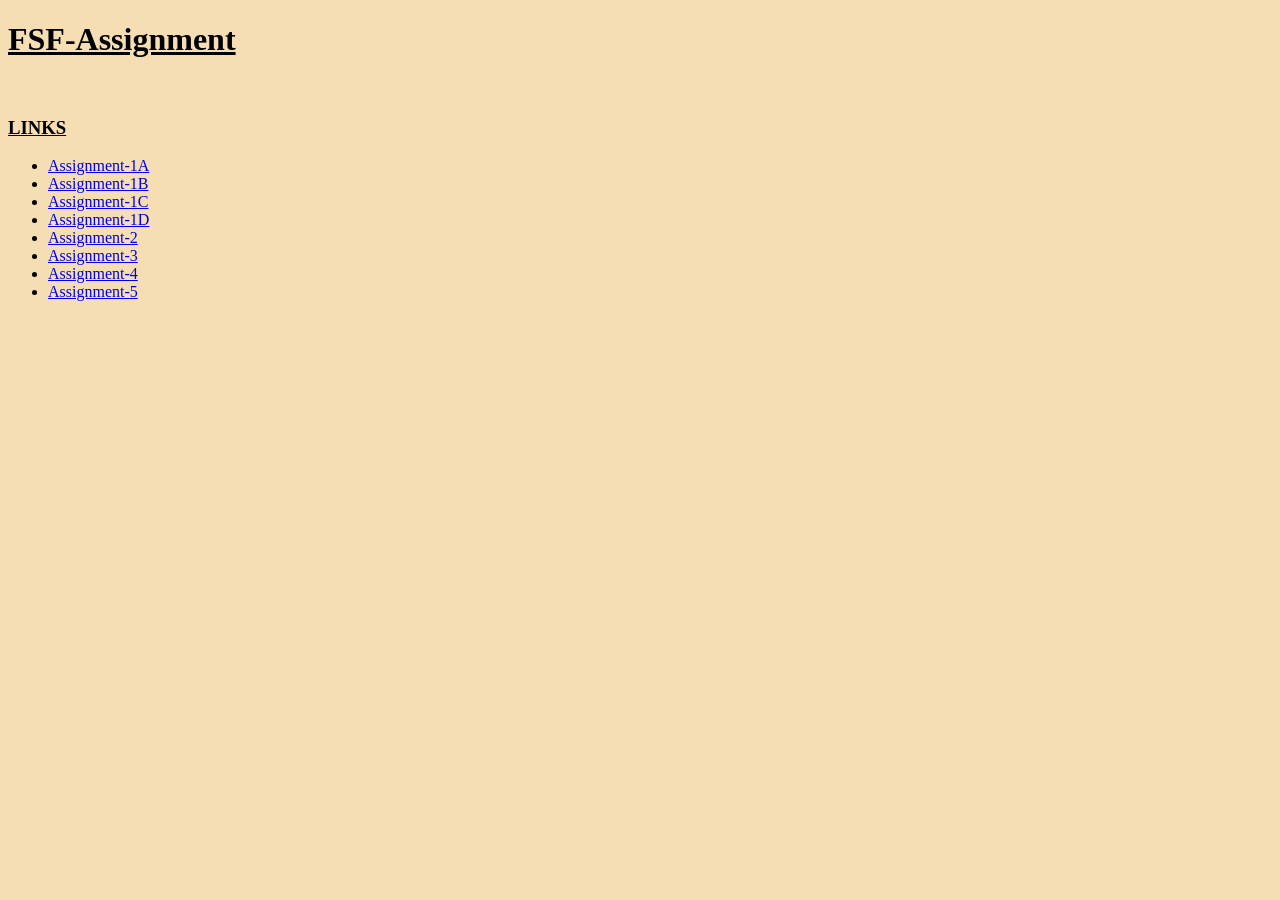
<file: index.html>
<!doctype html>
<html lang="en">

<head>
  <meta charset="UTF-8" />
  <meta name="viewport" content="width=device-width, initial-scale=1.0" />
  <title>FSF-Assignment</title>
</head>

<body style="background-color:wheat;">
  <u>
    <h1>FSF-Assignment</h1>
  </u>
  <br>
  <u>
    <h3>LINKS</h3>
  </u>
  <ul>
    <li> <a href="Assignment-1A/index.html">Assignment-1A</a> </li>
    <li> <a href="Assignment-1B/index.html">Assignment-1B</a> </li>
    <li> <a href="Assignment -1C/index.html">Assignment-1C</a> </li>
    <li> <a href="Assigment-1D/index.html">Assignment-1D</a> </li>
    <li><a href="Assignment-2/index.html">Assignment-2</a> </li>
    <li><a href="Assignment-3/index.html">Assignment-3</a> </li>
    <li><a href="Assignment-4/index.html">Assignment-4</a> </li>
     <li><a href="Assignment-5/index.html">Assignment-5</a> </li>
  </ul>

</body>

</html>
</file>
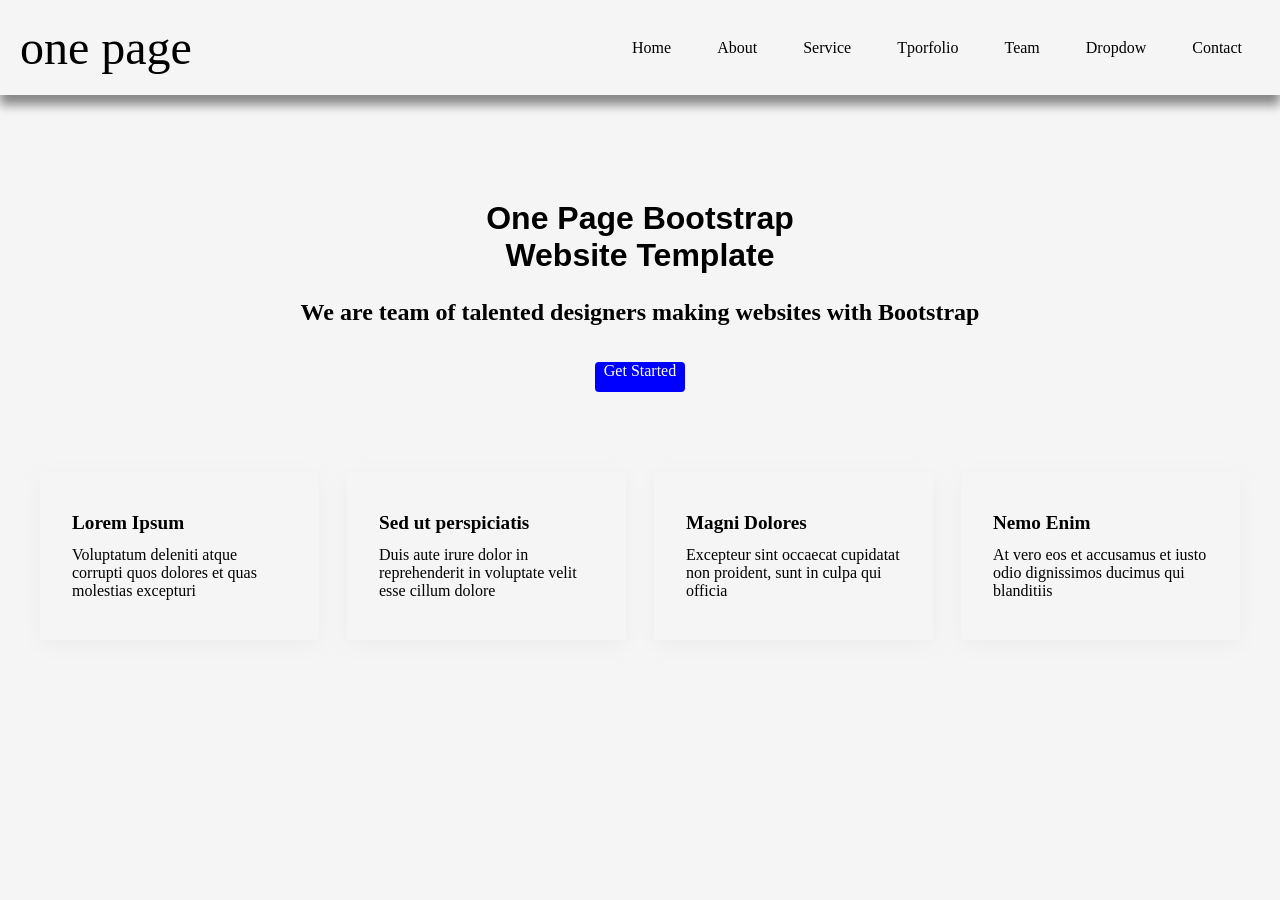
<file: Assigment-1D/index.html>
<!doctype html>
<html lang="en">
  <head>
    <meta charset="UTF-8" />
    <meta name="viewport" content="width=device-width, initial-scale=1.0" />
    <title>Website</title>
    <link rel="stylesheet" href="style.css" />
  </head>
  <body>
    <header>
      <nav class="navbar section-content">
        <a href="#" class="nav-logo">
          <h3 class="logo-text">one page</h3>
        </a>
        <ul class="nav-menu">
          <li class="nav-item">
            <a href="#" class="nav-link">Home</a>
          </li>
          <li class="nav-item">
            <a href="#" class="nav-link">About</a>
          </li>
          <li class="nav-item">
            <a href="#" class="nav-link">Service</a>
          </li>
          <li class="nav-item">
            <a href="#" class="nav-link">Tporfolio</a>
          </li>
          <li class="nav-item">
            <a href="#" class="nav-link">Team</a>
          </li>
          <li class="nav-item">
            <a href="#" class="nav-link">Dropdow</a>
          </li>
          <li class="nav-item">
            <a href="#" class="nav-link">Contact</a>
          </li>
        </ul>
      </nav>
    </header>
    <!--hero-section-->
    <main>
      <section class="hero-section">
        <h1>
          One Page Bootstrap
          <br />
          Website Template
        </h1>
        <p class="hero-subtitle">
          <b>We are team of talented designers making websites with Bootstrap</b>
        </p><br><br>
        <a href="#" class=" btn-hero">Get Started</a>
      </section>
    </main>
    <!-- Grid Feature Cards Display -->
    <section class="cards-section">
      <div class="cards-container">
        <!-- Feature Card 1 -->
        <article class="feature-card">
          <div class="card-icon">
            <i class="fa-solid fa-chalkboard"></i>
          </div>
          <h3 class="card-title">Lorem Ipsum</h3>
          <p class="card-text">
            Voluptatum deleniti atque corrupti quos dolores et quas molestias
            excepturi
          </p>
        </article>
        <!-- Feature Card 2 -->
        <article class="feature-card">
          <div class="card-icon">
            <i class="fa-solid fa-chalkboard"></i>
          </div>
          <h3 class="card-title">Sed ut perspiciatis</h3>
          <p class="card-text">
            Duis aute irure dolor in reprehenderit in voluptate velit esse
            cillum dolore
          </p>
        </article>
        <!-- Feature Card 3 -->
        <article class="feature-card">
          <div class="card-icon">
            <i class="fa-solid fa-chalkboard"></i>
          </div>
          <h3 class="card-title">Magni Dolores</h3>
          <p class="card-text">
            Excepteur sint occaecat cupidatat non proident, sunt in culpa qui
            officia
          </p>
        </article>
        <!-- Feature Card 4 -->
        <article class="feature-card">
          <div class="card-icon">
            <i class="fa-solid fa-chalkboard"></i>
          </div>
          <h3 class="card-title">Nemo Enim</h3>
          <p class="card-text">
            At vero eos et accusamus et iusto odio dignissimos ducimus qui
            blanditiis
          </p>
        </article>
      </div>
    </section>
  </body>
</html>
</file>
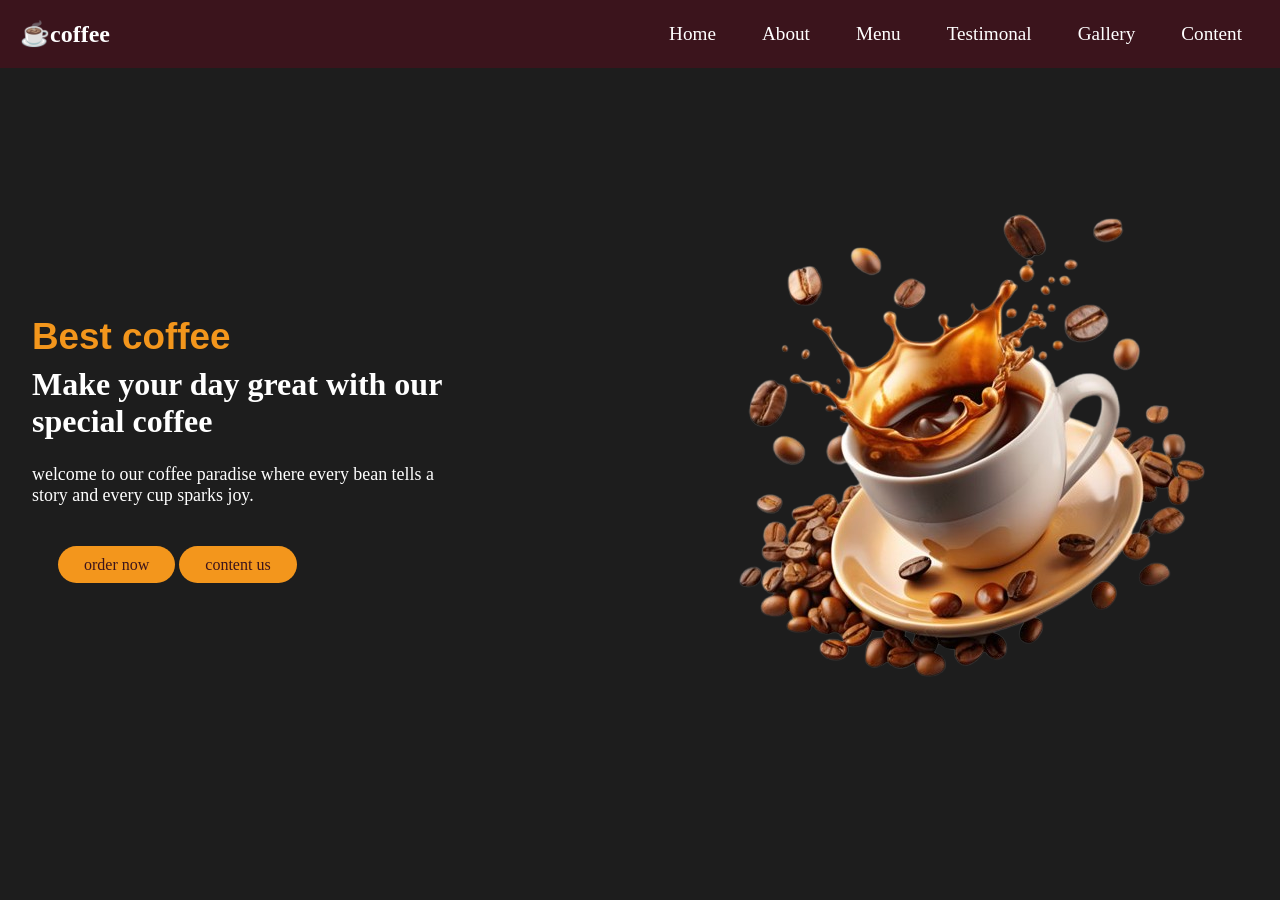
<file: Assignment -1C/index.html>
<!doctype html>
<html lang="en">

<head>
  <meta charset="UTF-8" />
  <meta name="viewport" content="width=device-width, initial-scale=1.0" />
  <title>coffee website</title>
  <link rel="stylesheet" href="style.css" />
</head>

<body>
  <!-- header / navbar -->
  <header>
    <nav class="navbar">
      <a href="#" class="nav-logo">
        <h2 class="logo-text">☕coffee</h2>
      </a>
      <ul class="nav-menu">
        <li class="nav-item">
          <a href="#" class="nav-link">Home</a>
        </li>
        <li class="nav-item">
          <a href="#" class="nav-link">About</a>
        </li>
        <li class="nav-item">
          <a href="#" class="nav-link">Menu</a>
        </li>
        <li class="nav-item">
          <a href="#" class="nav-link">Testimonal</a>
        </li>
        <li class="nav-item">
          <a href="#" class="nav-link">Gallery</a>
        </li>
        <li class="nav-item">
          <a href="#" class="nav-link">Content</a>
        </li>
      </ul>
    </nav>
  </header>
  <main>
    <!-- hero section -->
    <section class="hero-section">
      <div class="section-content">
        <div class="hero-details">
          <h2 class="title">Best coffee</h2>
          <h3 class="subtitle">Make your day great with our special coffee</h3>
          <p class="description">welcome to our coffee paradise where every bean tells a story and every cup sparks joy.
          </p>
          <div class="button">
            <a href="#" class="button order-now">order now</a>
            <a href="#" class="button content-us">content us</a>
          </div>
        </div>
        <div class="hero-image-wapper">
          <img src="./coffee_splash-removebg-preview (1).png" alt="coffee" class="hero-image">
        </div>
      </div>
    </section>
  </main>
</body>

</html>
</file>
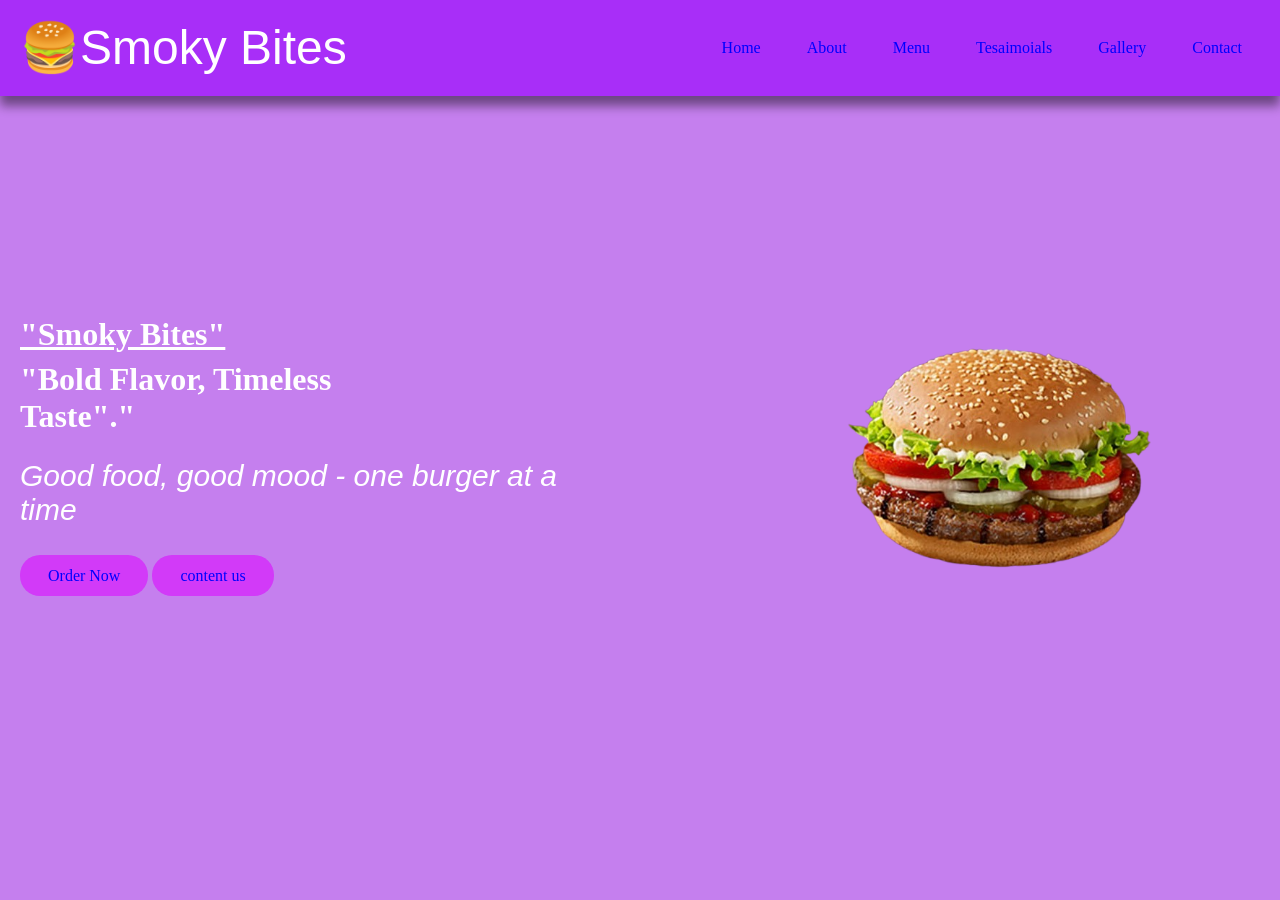
<file: Assignment-1A/index.html>
<!doctype html>
<html lang="en">
  <head>
    <meta charset="UTF-8" />
    <meta name="viewport" content="width=device-width, initial-scale=1.0" />
    <title>Document</title>
    <link rel="stylesheet" href="./css/style.css" />
  </head>
  <body>
    <header>
      <nav class="navbar section-content">
        <a href="#" class="nav-logo">
          <h1 class="logo-text">🍔Smoky Bites</h1>
        </a>
        <ul class="nav-menu">
          <li class="nav-item">
            <a href="#" class="nav-link">Home</a>
          </li>
          <li class="nav-item">
            <a href="#" class="nav-link">About</a>
          </li>
          <li class="nav-item">
            <a href="#" class="nav-link">Menu</a>
          </li>
          <li class="nav-item">
            <a href="#" class="nav-link">Tesaimoials</a>
          </li>
          <li class="nav-item">
            <a href="#" class="nav-link">Gallery</a>
          </li>
          <li class="nav-item">
            <a href="#" class="nav-link">Contact</a>
          </li>
        </ul>
      </nav>
    </header>
    <main>
      <!--hero-section-->
      <section class="hero-section">
        <div class="section-content">
          <div class="hero-detalis">
            <h2 class="title"><u>"Smoky Bites"</u></h2>
            <h3 class="subtitl">"Bold Flavor, Timeless Taste"."</h3>
            <p class="description">
              <i>Good food, good mood - one burger at a time</i>
            </p>

            <div class="buttons">
              <a href="#" class="button order now">Order Now</a>
              <a href="#" class="button content us"> content us</a>
            </div>
          </div>
          <div class="hero-image-wrapper">
            <img
              src="./image/burger .png.png"
              alt="burger"
              class="hero-image"
            />
          </div>
        </div>
      </section>
    </main>
</body>
</html>
</file>
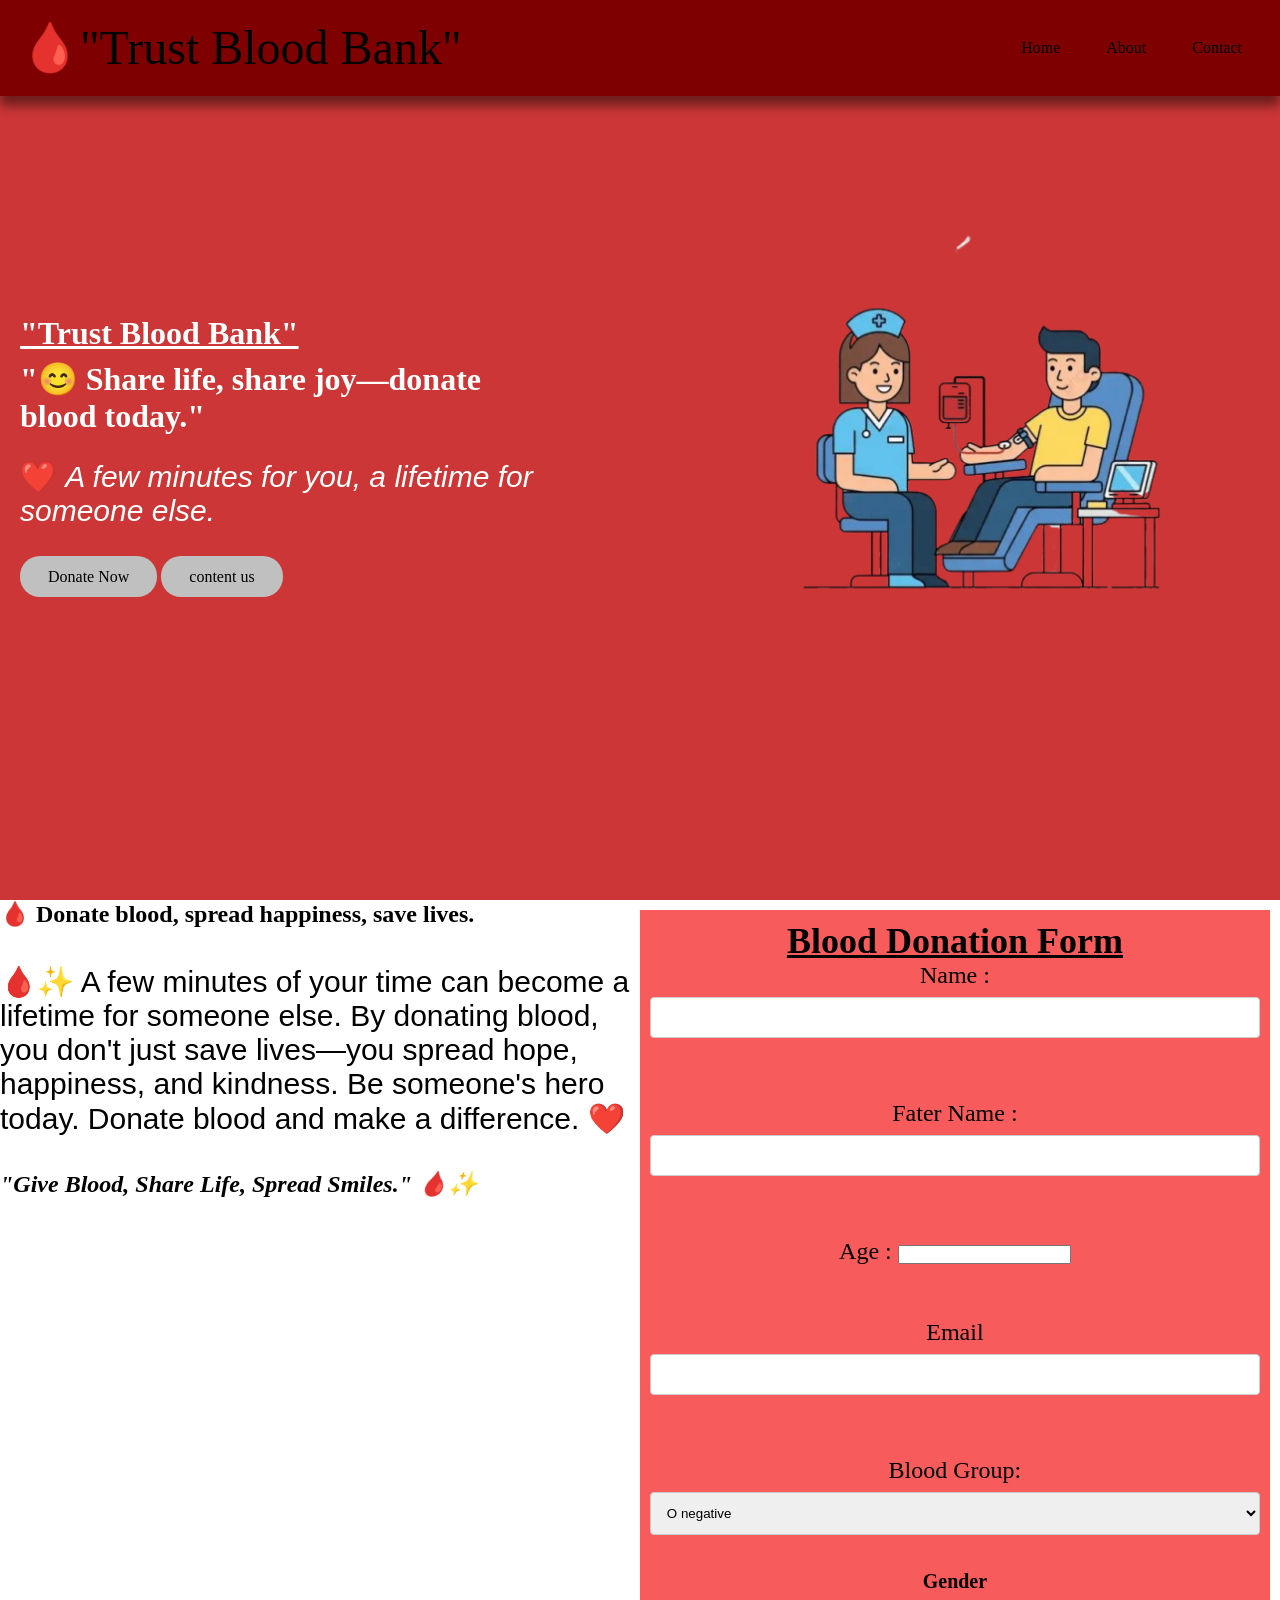
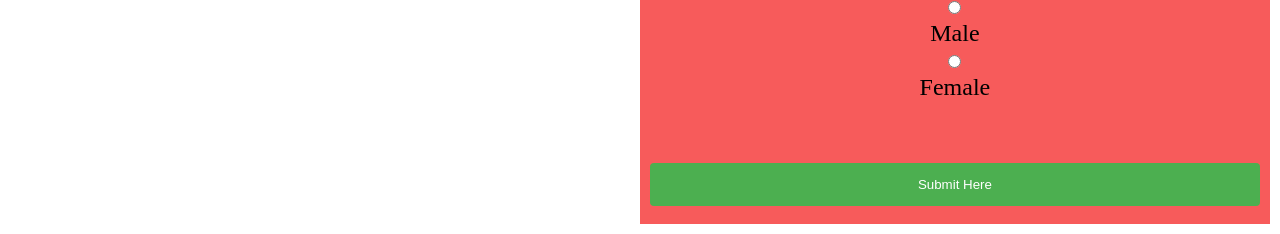
<file: Assignment-1B/index.html>
<!doctype html>
<html lang="en">
  <head>
    <meta charset="UTF-8" />
    <meta name="viewport" content="width=device-width, initial-scale=1.0" />
    <title>Blood bank center</title>
    <link rel="stylesheet" href="style.css" />
  </head>
  <body>
    <header>
      <nav class="navbar section-content">
        <a href="#" class="nav-logo">
          <h1 class="logo-text">🩸"Trust Blood Bank"</h1>
        </a>
        <ul class="nav-menu">
          <li class="nav-item">
            <a href="#" class="nav-link">Home</a>
          </li>
          <li class="nav-item">
            <a href="#" class="nav-link">About</a>
          </li>
          <li class="nav-item">
            <a href="#" class="nav-link">Contact</a>
          </li>
        </ul>
      </nav>
    </header>
    <main>
      <!--hero-section--><!--hero-section-->
      <section class="hero-section">
        <div class="section-content">
          <div class="hero-detalis">
            <h2 class="title"><u>"Trust Blood Bank"</u></h2>
            <h3 class="subtitl">
              "😊 Share life, share joy—donate blood today."
            </h3>
            <p class="description">
              ❤️ <i> A few minutes for you, a lifetime for someone else.</i>
            </p>

            <div class="buttons">
              <a href="#" class="button order now">Donate Now</a>
              <a href="#" class="button content us"> content us</a>
            </div>
          </div>
          <div class="hero-image-wrapper">
            <img
              src="./blood donate.png"alt="blood image "
              class="hero-image"
            />
          </div>
        </div>
      </section>
      <section class="section2">
        <div class="para-left">
          <h2><b>🩸 Donate blood, spread happiness, save lives.</b></h2>
          <br /><br />
          <p>
            🩸✨ A few minutes of your time can become a lifetime for someone
            else. By donating blood, you don't just save lives—you spread hope,
            happiness, and kindness. Be someone's hero today. Donate blood and
            make a difference. ❤️
            <br />
            <br />
          </p>

          <div class="slogans">
            <i><b>"Give Blood, Share Life, Spread Smiles." 🩸✨</b></i>
          </div>
          <br /><br />
        </div>
        <div class="form-container">
          <form>
            <h2><u>Blood Donation Form</u></h2>
            <label>
              Name :
              <input type="text" />
            </label>
            <br />
            <br />
            <label>
              Fater Name :
              <input type="text" />
            </label>
            <br />
            <br />
            <label>
              Age :
              <input type="number" />
            </label>
        <br>
        <br>
            <label>
              Email
              <input email type="emaiL" />
            </label>
            <br />
            <br />
            <label for="cars">Blood Group:</label>
            <select name="cars" id="cars">
              <option value="O negative">O negative</option>
              <option value="O postive">O postive</option>
              <option value="A postive">A postive</option>
              <option value="A negative">A negative</option>
              <option value="B postive">B postive</option>
              <option value="B negative">B negative</option>
              <option value="AB postive">AB postive</option>
              <option value="AB negative">AB negative</option>
            </select>
            <br /><br />
            <h5>Gender</h5>
            <input type="radio" id="Male" name="Gender" value="Male" />
            <label for="Male">Male</label>
            <input type="radio" id="Female" name="Gender" value="Female" />
            <label for="Female">Female</label><br /><br />
            <input type="submit" value="Submit Here" /> <br />
          </form>
        </div>
      </section>
    </main>
  </body>
</html>
</file>
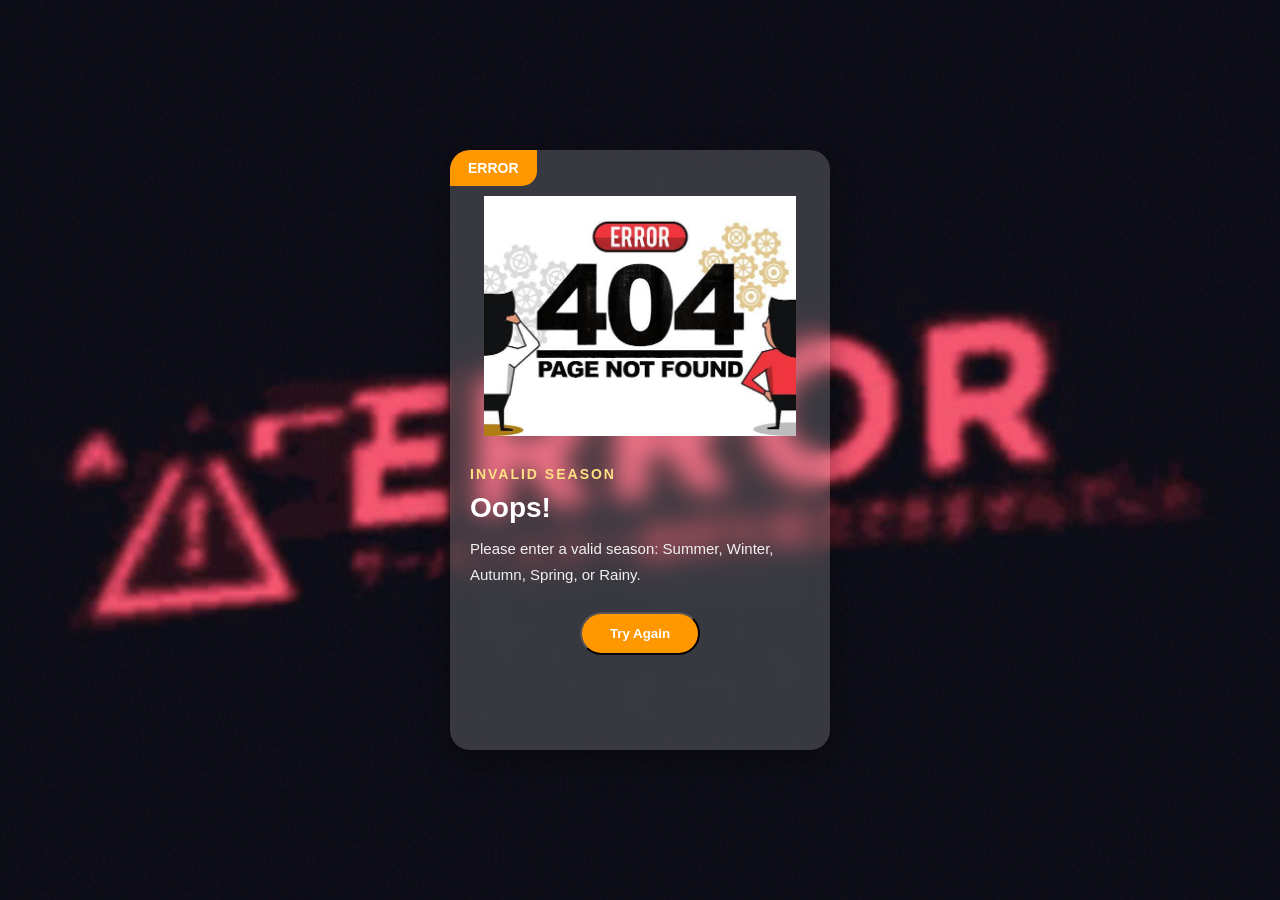
<file: Assignment-3/index.html>
<!DOCTYPE html>
<html lang="en">
<head>
    <meta charset="UTF-8">
    <meta name="viewport" content="width=device-width, initial-scale=1.0">
    <title>⛅SEASON</title>
    <link rel="stylesheet" href="style.css">
</head>
<body>

    <div id="parent" class="card container"></div>

    <div id="bg-img"></div>
    <script src="./index.js"></script>
</body>
</html>
</file>
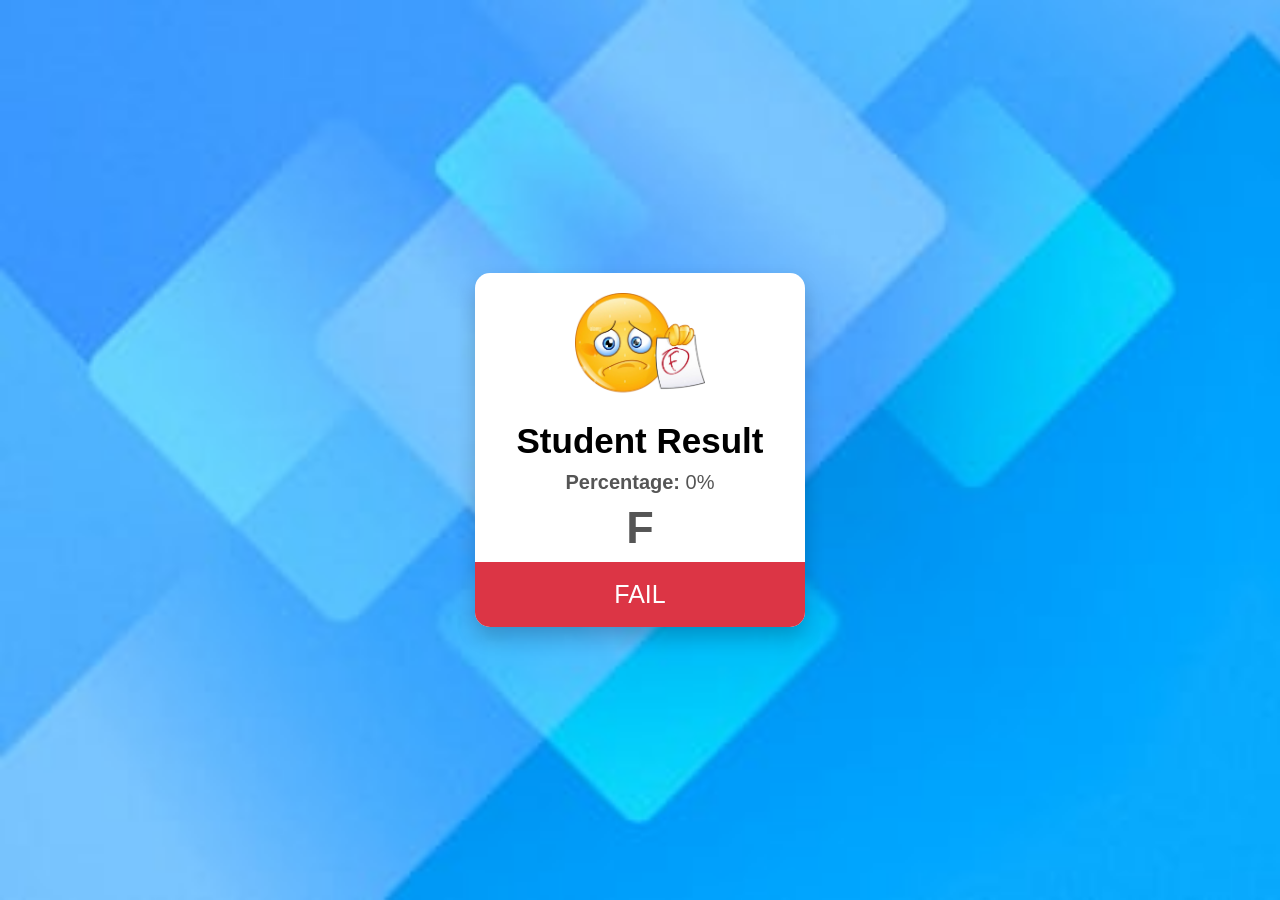
<file: Assignment-4/index.html>
<!DOCTYPE html>
<html lang="en">
<head>
    <meta charset="UTF-8">
    <meta name="viewport" content="width=device-width, initial-scale=1.0">
    <title>Student Result Card</title>

    <link rel="stylesheet" href="style.css">
</head>
<body>

    <div id="products"></div>

    <script src="index.js"></script>

</body>
</html>
</file>
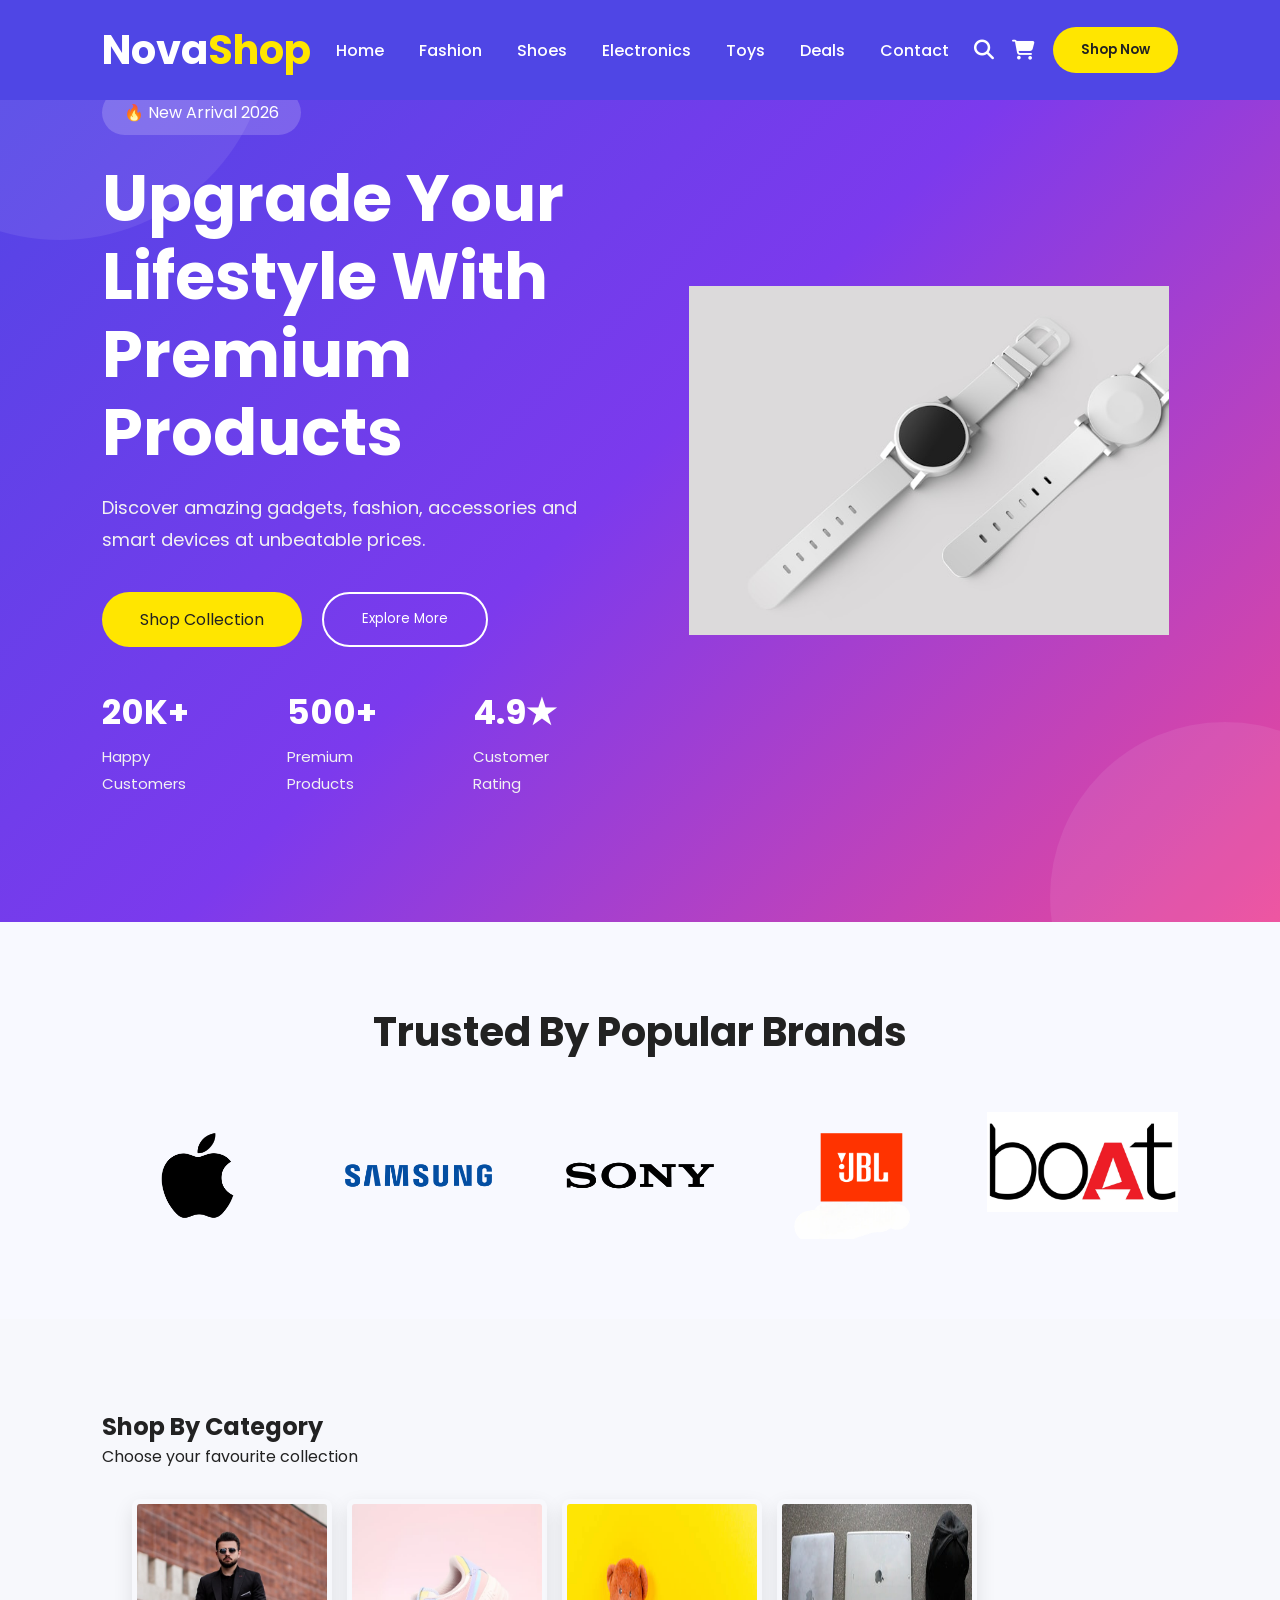
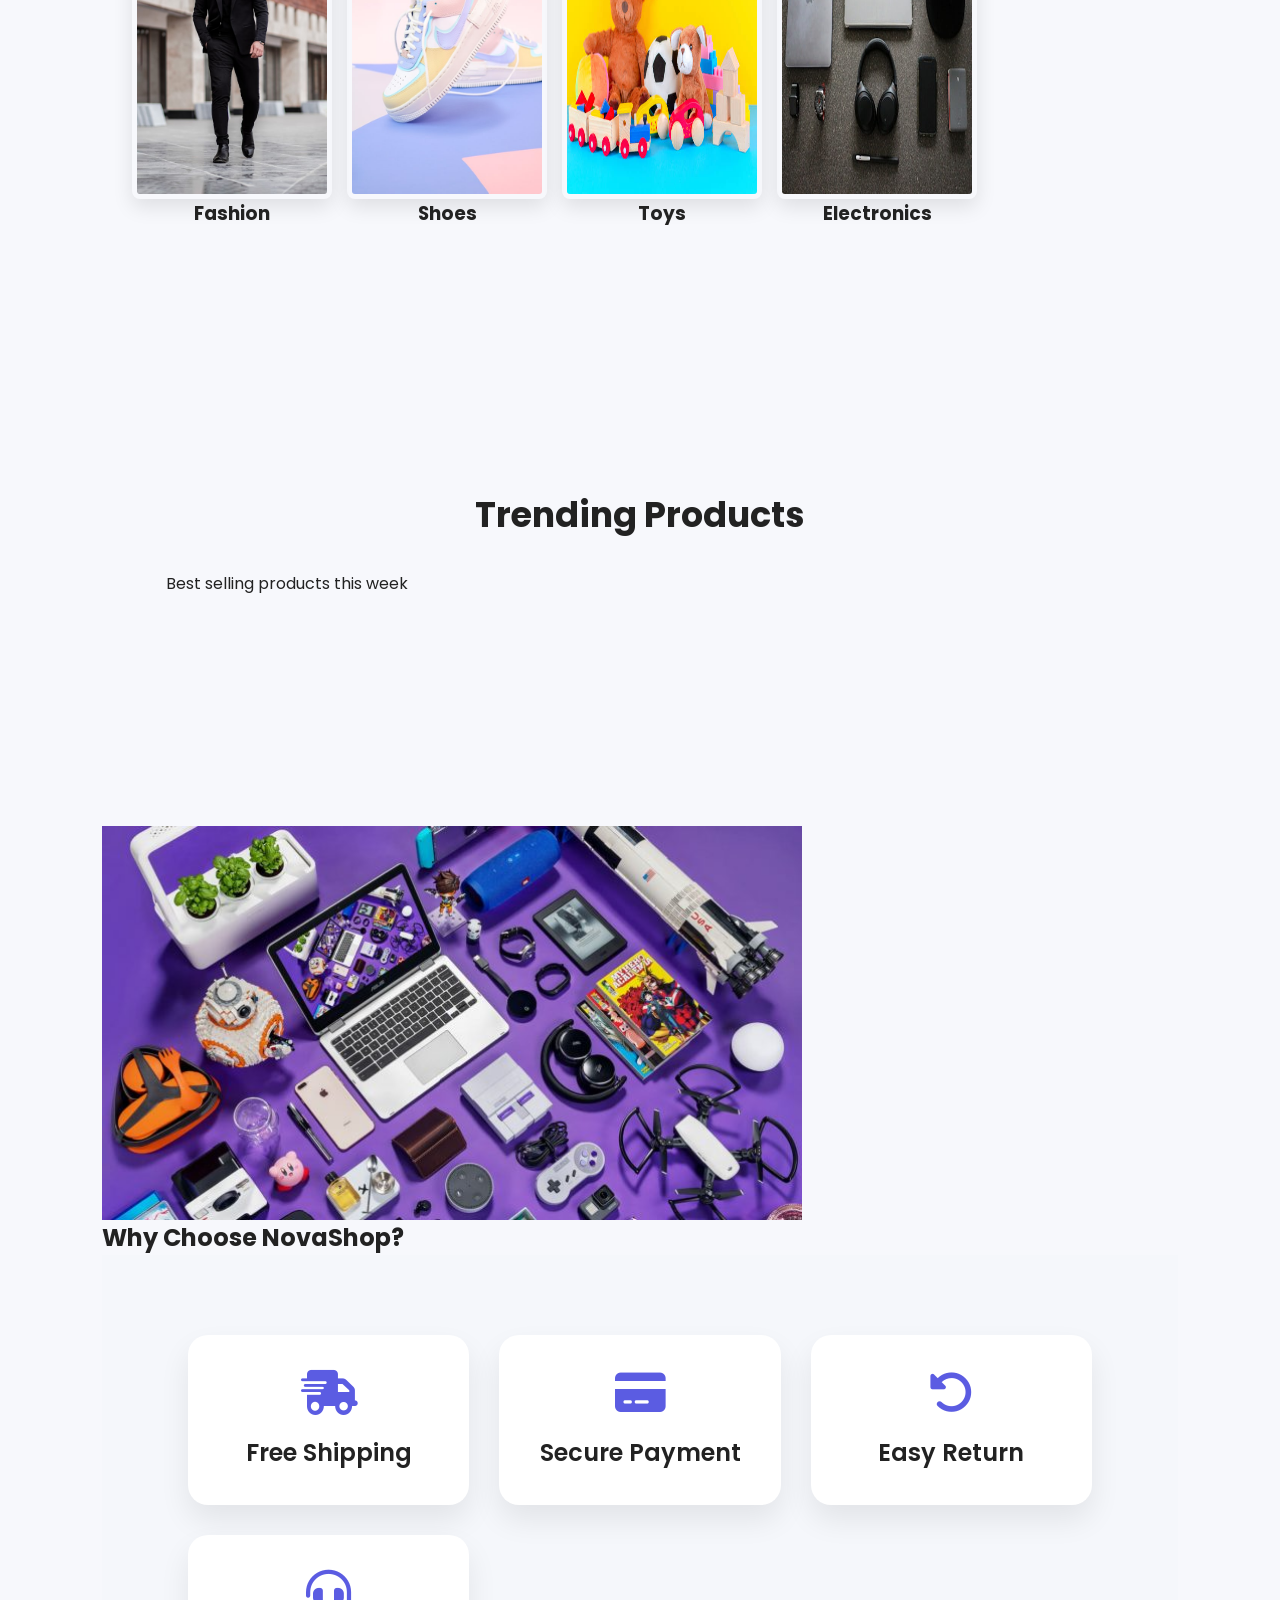
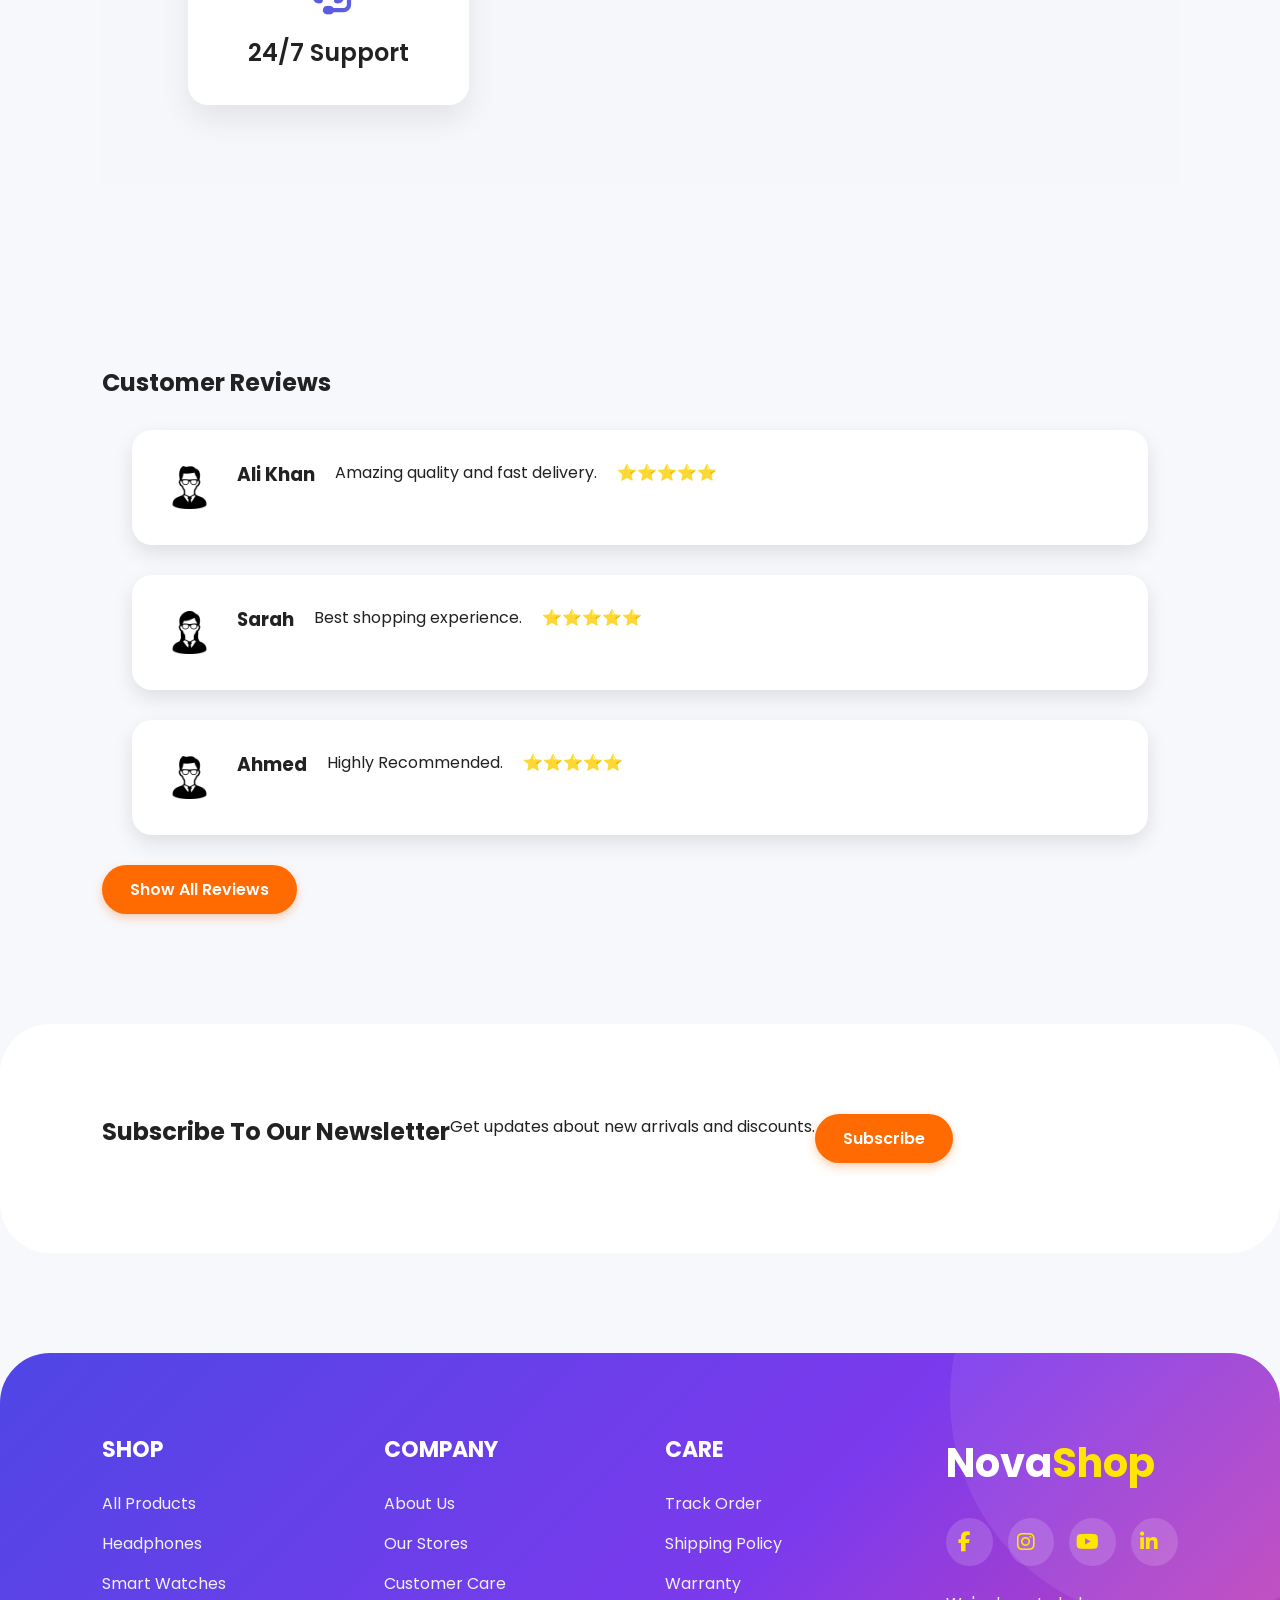
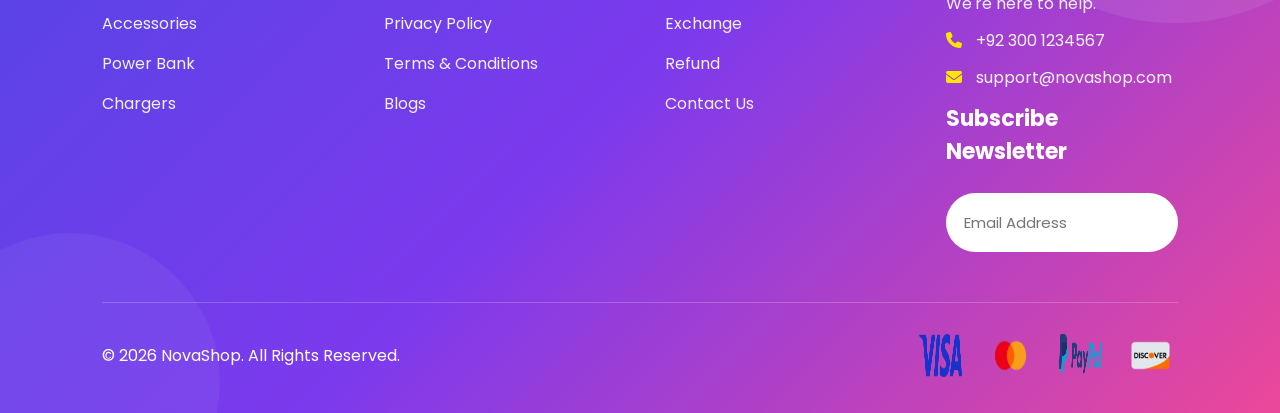
<file: Assignment-5/index.html>
<!DOCTYPE html>
<html lang="en">

<head>
    <meta charset="UTF-8">
    <meta name="viewport" content="width=device-width, initial-scale=1.0">

    <title>NovaShop | Premium eCommerce</title>

    <!-- CSS -->
    <link rel="stylesheet" href="css/style.css">

    <!-- Font Awesome -->
    <link rel="stylesheet" href="https://cdnjs.cloudflare.com/ajax/libs/font-awesome/6.7.2/css/all.min.css">

    <!-- Google Font -->
    <link href="https://fonts.googleapis.com/css2?family=Poppins:wght@300;400;500;600;700;800&display=swap"
        rel="stylesheet">
</head>

<body>

    <!--================ NAVBAR =================-->

    <header>

        <nav class="navbar">

            <h2 class="logo">
                Nova<span>Shop</span>
            </h2>

            <ul class="nav-links">

                <li><a href="index.html">Home</a></li>
                <li><a href="fashion.html">Fashion</a></li>
                <li><a href="Shoes.html"> Shoes</a></li>
                <li><a href="electronics.html">Electronics</a></li>
                <li><a href="toys.html">Toys</a></li>
                <li><a href="#">Deals</a></li>
                <li><a href="#">Contact</a></li>

            </ul>

            <div class="nav-icons">

                <i class="fa-solid fa-magnifying-glass"></i>

                <i class="fa-solid fa-cart-shopping"></i>

                <button>Shop Now</button>

            </div>

        </nav>



        <!--================ HERO =================-->

        <section class="hero">

            <div class="hero-content">

                <span class="badge">

                    🔥 New Arrival 2026

                </span>

                <h1>

                    Upgrade Your Lifestyle
                    With Premium Products

                </h1>

                <p>

                    Discover amazing gadgets, fashion,
                    accessories and smart devices at unbeatable prices.

                </p>

                <div class="hero-buttons">

                    <button class="primary">

                        Shop Collection

                    </button>

                    <button class="secondary">

                        Explore More

                    </button>

                </div>

                <div class="hero-stats">

                    <div>

                        <h2>20K+</h2>

                        <p>Happy Customers</p>

                    </div>

                    <div>

                        <h2>500+</h2>

                        <p>Premium Products</p>

                    </div>

                    <div>

                        <h2>4.9★</h2>

                        <p>Customer Rating</p>

                    </div>

                </div>

            </div>



            <div class="hero-image">

                <div class="circle one"></div>

                <div class="circle two"></div>

                <div class="circle three"></div>

                <img src="image/fornt-img.jpg" alt="Hero Image">

            </div>

        </section>

    </header>



    <!--================ BRANDS =================-->

    <section class="brands">

        <h2>Trusted By Popular Brands</h2>

        <div class="brand-container">

            <img src="image/Apple-Logo.png">

            <img src="image/Samsung-Logo.png">

            <img src="image/Sony-Logo.png">

            <img src="image/JBL-Logo.png">

            <img src="image/Boat_Logo.png">

        </div>

    </section>



    <!--================ CATEGORIES =================-->

    <section class="categories">

        <div class="section-title">

            <h2>Shop By Category</h2>

            <p>Choose your favourite collection</p>

        </div>



        <div class="category-grid">

            <div class="category">

                <img src="image/Fashion.jpg">

                <h3>Fashion</h3>

            </div>



            <div class="category">

                <img src="image/shoes.jpg">

                <h3>Shoes</h3>

            </div>



            <div class="category">

                <img src="image/toys.jpg">

                <h3>Toys</h3>

            </div>



            <div class="category">

                <img src="image/electronics.jpg">

                <h3>Electronics</h3>

            </div>

        </div>

    </section>




    <!--================ PRODUCTS =================-->

    <section class="products">

        <div class="section-title">

            <h2>Trending Products</h2>

            <p>Best selling products this week</p>

        </div>

        <div id="productContainer">

            <!-- JS Cards -->

        </div>

    </section>

    <!--================ item =================-->
    <!-- <section class="item"> 

        <h2>New Arrivals</h2> 

         <div id="slider"> 
             <div id="slider-track"></div> 
        </div>
        <div id="product" class="container"> </div> 
     </section>  -->

    <!--================ WHY US =================-->

    <section class="why-us">

        <div class="left">

            <img src="image/Trending-Products.png">

        </div>



        <div class="right">

            <h2>

                Why Choose NovaShop?

            </h2>

            <section class="features">

                <div class="box">
                    <i class="fa-solid fa-truck-fast"></i>
                    <h3>Free Shipping</h3>
                </div>

                <div class="box">
                    <i class="fa-solid fa-credit-card"></i>
                    <h3>Secure Payment</h3>
                </div>

                <div class="box">
                    <i class="fa-solid fa-rotate-left"></i>
                    <h3>Easy Return</h3>
                </div>

                <div class="box">
                    <i class="fa-solid fa-headset"></i>
                    <h3>24/7 Support</h3>
                </div>

            </section>



        </div>

    </section>




    <!--================ TESTIMONIALS =================-->

    <section class="reviews">

        <div class="section-title">

            <h2>Customer Reviews</h2>

        </div>



        <div class="review-grid">

            <div class="review">

                <img src="image/icon2.png">

                <h3>Ali Khan</h3>

                <p>

                    Amazing quality and fast delivery.

                </p>

                ⭐⭐⭐⭐⭐

            </div>



            <div class="review">

                <img src="image/icon1.png">

                <h3>Sarah</h3>

                <p>

                    Best shopping experience.

                </p>

                ⭐⭐⭐⭐⭐

            </div>



            <div class="review">

                <img src="image/icon2.png">

                <h3>Ahmed</h3>

                <p>

                    Highly Recommended.

                </p>

                ⭐⭐⭐⭐⭐

            </div>
            <button class="show-btn">
                Show All Reviews
            </button>
        </div>

    </section>




    <!--================ NEWSLETTER =================-->

    <section class="newsletter">

        <h2>

            Subscribe To Our Newsletter

        </h2>

        <p>

            Get updates about new arrivals and discounts.

        </p>



        <div class="subscribe">

            <button>

                Subscribe

            </button>

        </div>


    </section>


    <!--================ FOOTER =================-->

    <footer class="footer">

        <div class="footer-container">

            <!-- Shop -->

            <div class="footer-box">

                <h3>SHOP</h3>

                <ul>
                    <li><a href="#">All Products</a></li>
                    <li><a href="#">Headphones</a></li>
                    <li><a href="#">Smart Watches</a></li>
                    <li><a href="#">Accessories</a></li>
                    <li><a href="#">Power Bank</a></li>
                    <li><a href="#">Chargers</a></li>
                </ul>

            </div>

            <!-- Company -->

            <div class="footer-box">

                <h3>COMPANY</h3>

                <ul>
                    <li><a href="#">About Us</a></li>
                    <li><a href="#">Our Stores</a></li>
                    <li><a href="#">Customer Care</a></li>
                    <li><a href="#">Privacy Policy</a></li>
                    <li><a href="#">Terms & Conditions</a></li>
                    <li><a href="#">Blogs</a></li>
                </ul>

            </div>

            <!-- Care -->

            <div class="footer-box">

                <h3>CARE</h3>

                <ul>
                    <li><a href="#">Track Order</a></li>
                    <li><a href="#">Shipping Policy</a></li>
                    <li><a href="#">Warranty</a></li>
                    <li><a href="#">Exchange</a></li>
                    <li><a href="#">Refund</a></li>
                    <li><a href="#">Contact Us</a></li>
                </ul>

            </div>

            <!-- Contact -->

            <div class="footer-box contact">

                <h2 class="logo">Nova<span>Shop</span></h2>

                <div class="social">

                    <a href="#"><i class="fab fa-facebook-f"></i></a>

                    <a href="#"><i class="fab fa-instagram"></i></a>

                    <a href="#"><i class="fab fa-youtube"></i></a>

                    <a href="#"><i class="fab fa-linkedin-in"></i></a>

                </div>

                <p>We're here to help.</p>

                <p><i class="fa-solid fa-phone"></i> +92 300 1234567</p>

                <p><i class="fa-solid fa-envelope"></i> support@novashop.com</p>

                <h3>Subscribe Newsletter</h3>

                <div class="newsletter">

                    <input type="email" placeholder="Email Address">

                    <button>
                        <i class="fa-solid fa-arrow-right"></i>
                    </button>

                </div>

            </div>

        </div>

        <div class="footer-bottom">

            <p>© 2026 NovaShop. All Rights Reserved.</p>

            <div class="payments">

                <img src="image/visa.png">

                <img src="image/mastercard.png">

                <img src="image/paypal.png">

                <img src="image/discover.png">

            </div>

        </div>

    </footer>


    <script src="js/script.js"></script>

</body>

</html>
</file>
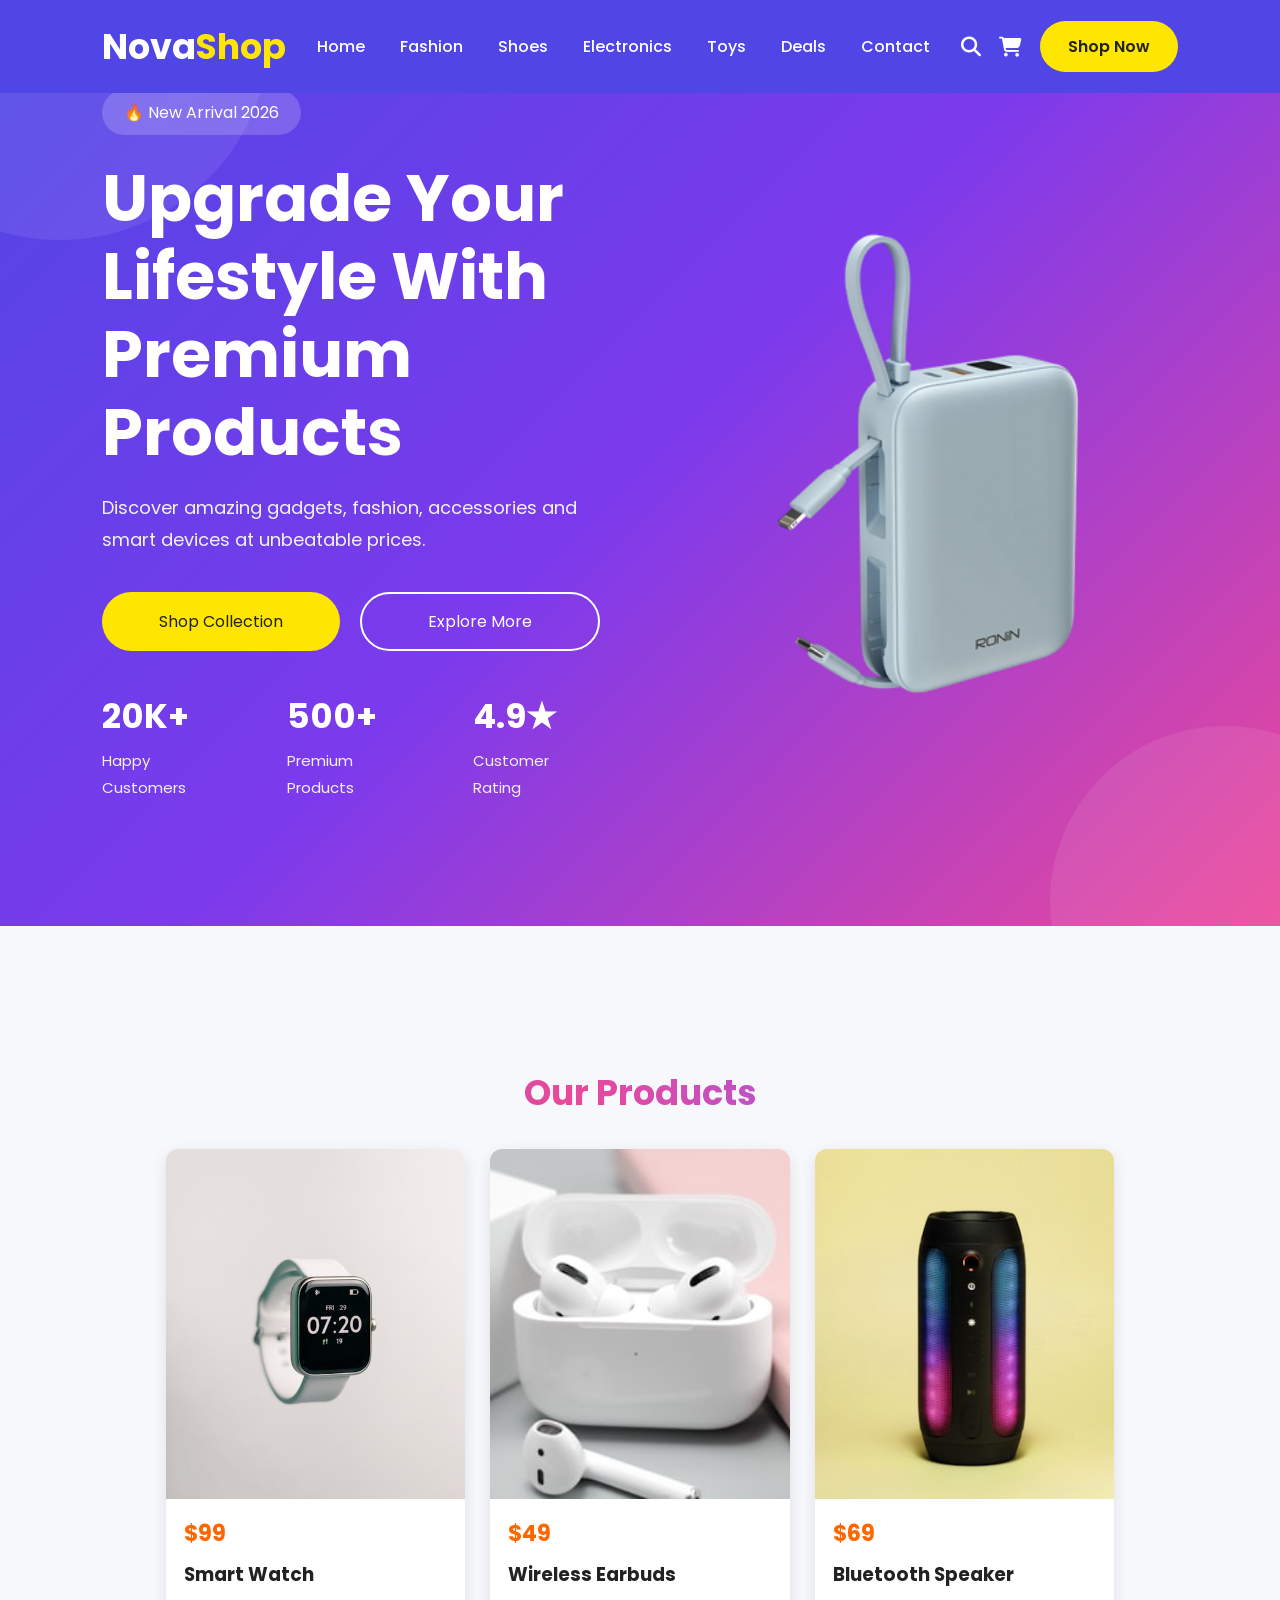
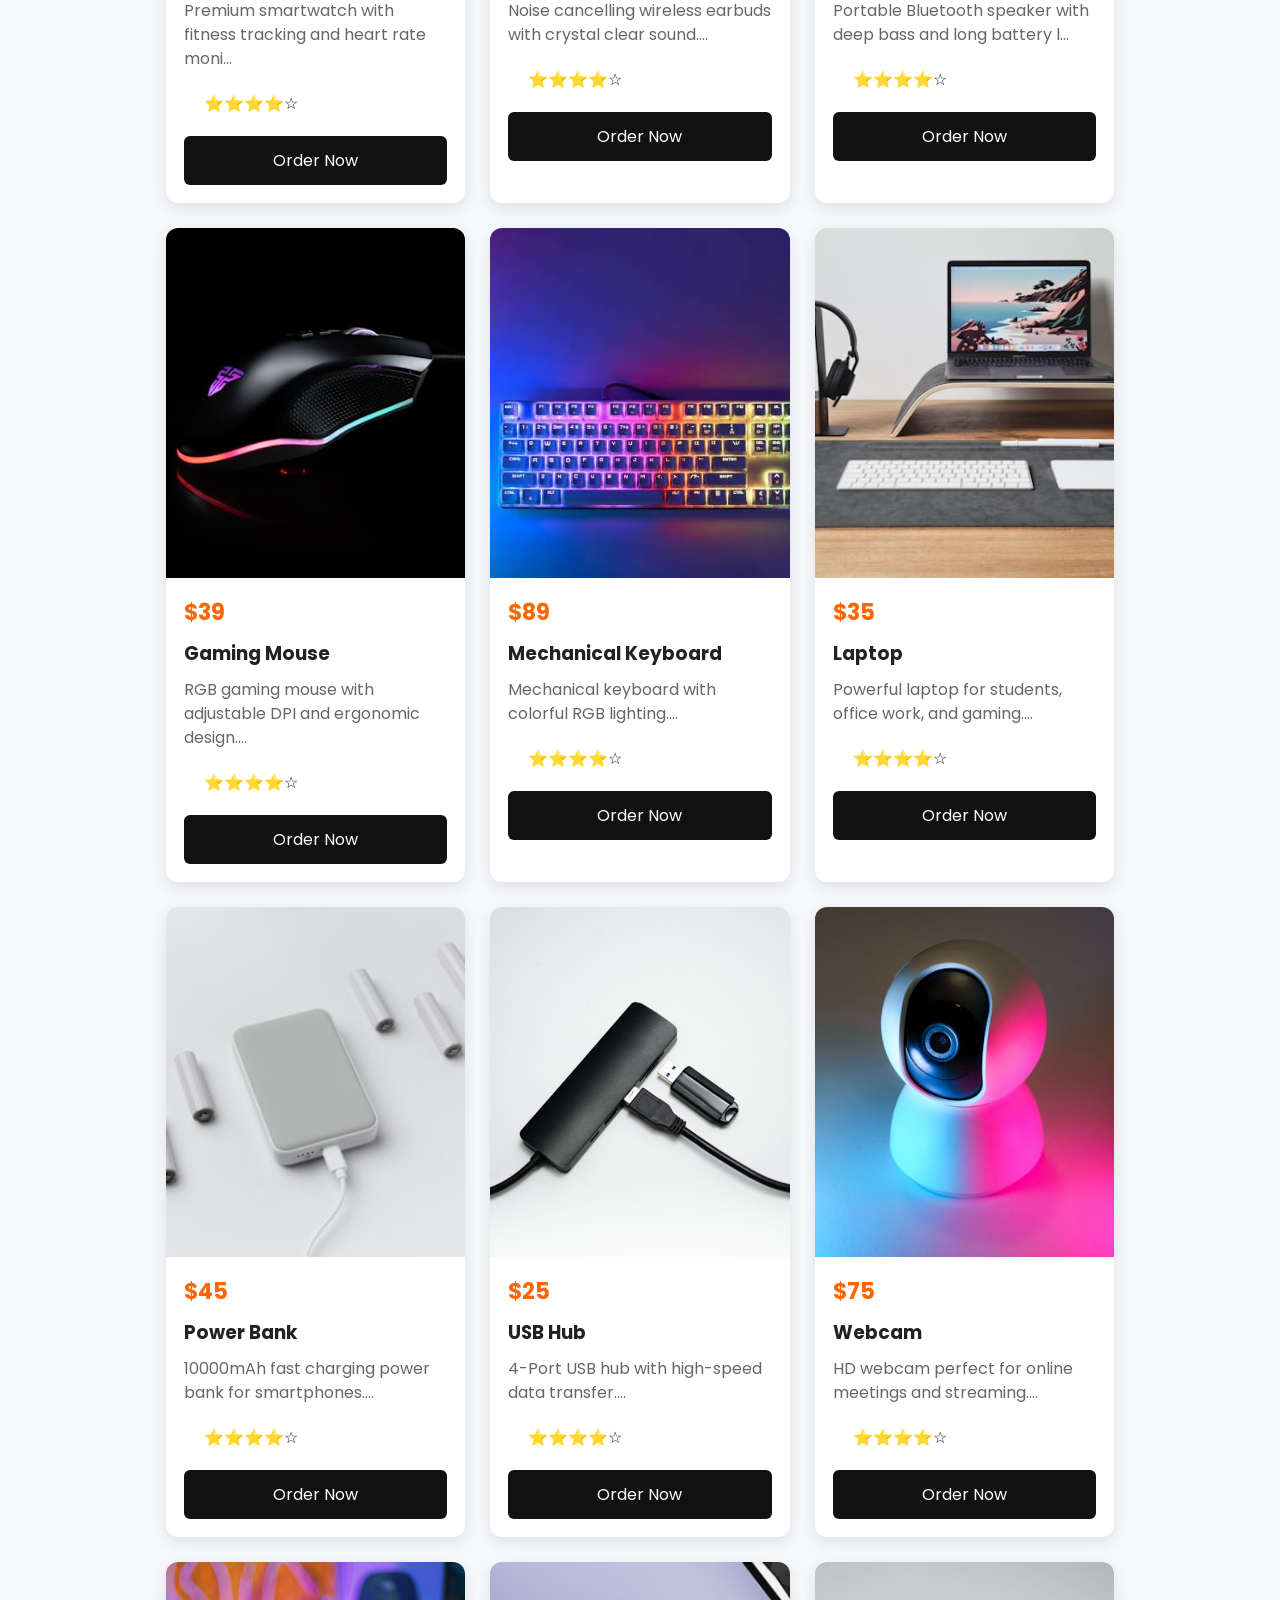
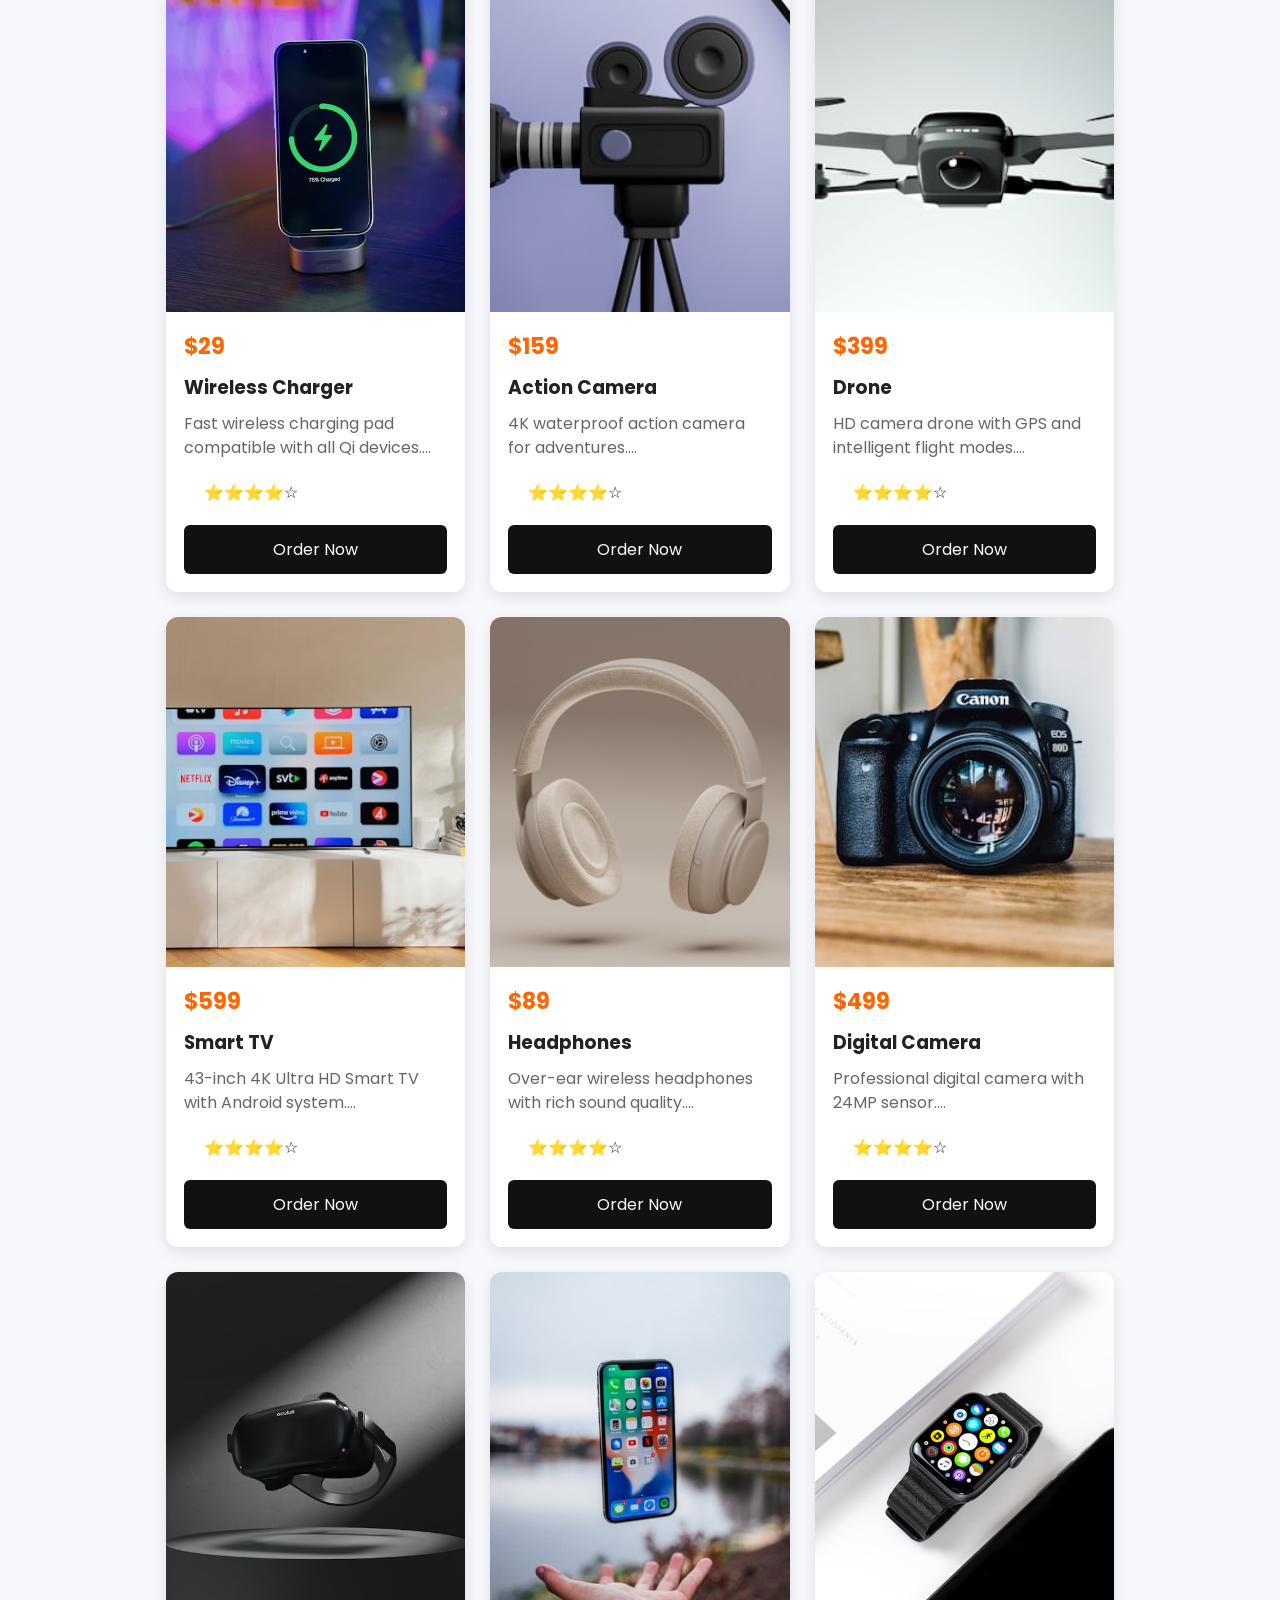
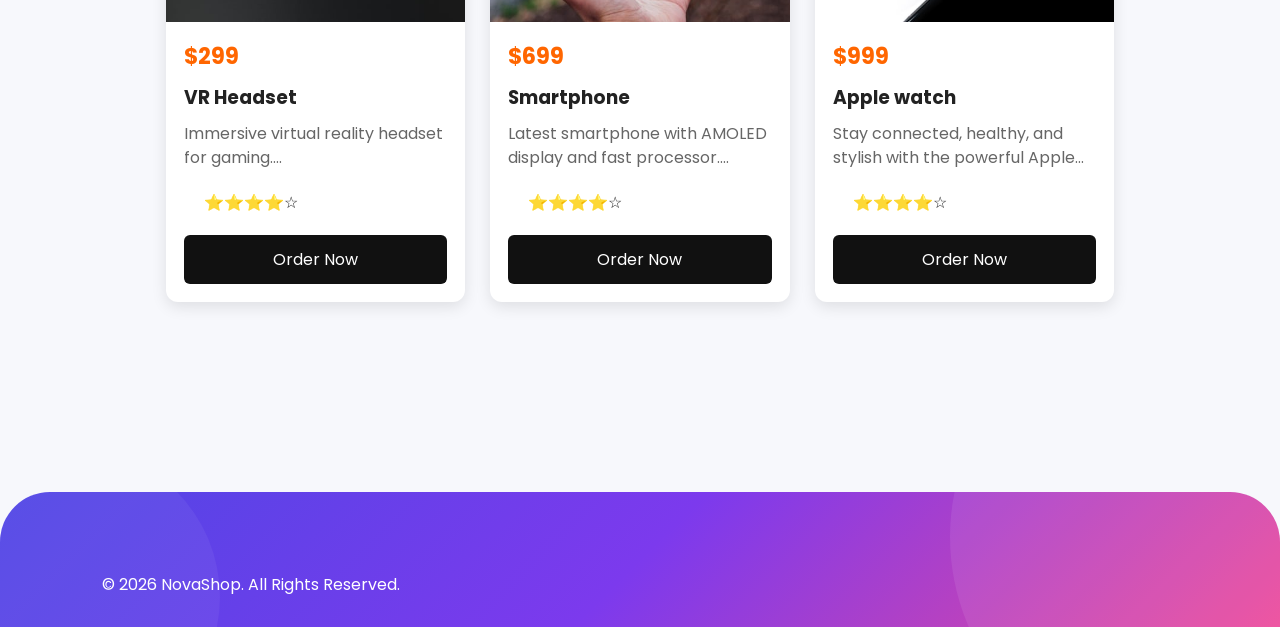
<file: Assignment-5/electronics.html>
<!DOCTYPE html>
<html lang="en">

<head>
    <meta charset="UTF-8">
    <meta name="viewport" content="width=device-width, initial-scale=1.0">
    <title>NovaShop | Premium eCommerce</title>
    <link rel="stylesheet" href="css/electronics.css">
    <!-- Font Awesome -->
    <link rel="stylesheet" href="https://cdnjs.cloudflare.com/ajax/libs/font-awesome/6.7.2/css/all.min.css">

    <!-- Google Font -->
    <link href="https://fonts.googleapis.com/css2?family=Poppins:wght@300;400;500;600;700;800&display=swap"
        rel="stylesheet">
</head>

<body>

    <!--================ NAVBAR =================-->

    <header>

        <nav class="navbar">

            <h2 class="logo">
                Nova<span>Shop</span>
            </h2>

            <ul class="nav-links">

                <li><a href="index.html">Home</a></li>
                <li><a href="fashion.html">Fashion</a></li>
                <li><a href="Shoes.html">Shoes</a></li>
                <li><a href="electronics.html">Electronics</a></li>
                <li><a href="toys.html">Toys</a></li>
                <li><a href="#">Deals</a></li>
                <li><a href="#">Contact</a></li>

            </ul>

            <div class="nav-icons">

                <i class="fa-solid fa-magnifying-glass"></i>

                <i class="fa-solid fa-cart-shopping"></i>

                <button>Shop Now</button>

            </div>

        </nav>



        <!--================ HERO =================-->

        <section class="hero">

            <div class="hero-content">

                <span class="badge">

                    🔥 New Arrival 2026

                </span>

                <h1>

                    Upgrade Your Lifestyle
                    With Premium Products

                </h1>

                <p>

                    Discover amazing gadgets, fashion,
                    accessories and smart devices at unbeatable prices.

                </p>

                <div class="hero-buttons">

                    <button class="primary">

                        Shop Collection

                    </button>

                    <button class="secondary">

                        Explore More

                    </button>

                </div>

                <div class="hero-stats">

                    <div>

                        <h2>20K+</h2>

                        <p>Happy Customers</p>

                    </div>

                    <div>

                        <h2>500+</h2>

                        <p>Premium Products</p>

                    </div>

                    <div>

                        <h2>4.9★</h2>

                        <p>Customer Rating</p>

                    </div>

                </div>

            </div>



            <div class="hero-image">

                <div class="circle one"></div>

                <div class="circle two"></div>

                <div class="circle three"></div>

                <img src="image/Aqua-Power-Bank.png" alt="Hero Image">

            </div>

        </section>

    </header>

    <!--================ PRODUCTS =================-->

    <section class="products">
        <h2>Our Products</h2>

        <div id="product" class="product-container"></div>
    </section>

    <!--================ FOOTER =================-->

    <footer class="footer">


        <div class="footer-bottom">

            <p>© 2026 NovaShop. All Rights Reserved.</p>

        </div>

    </footer>

    <script src="js/electronics.js"></script>
</body>

</html>
</file>
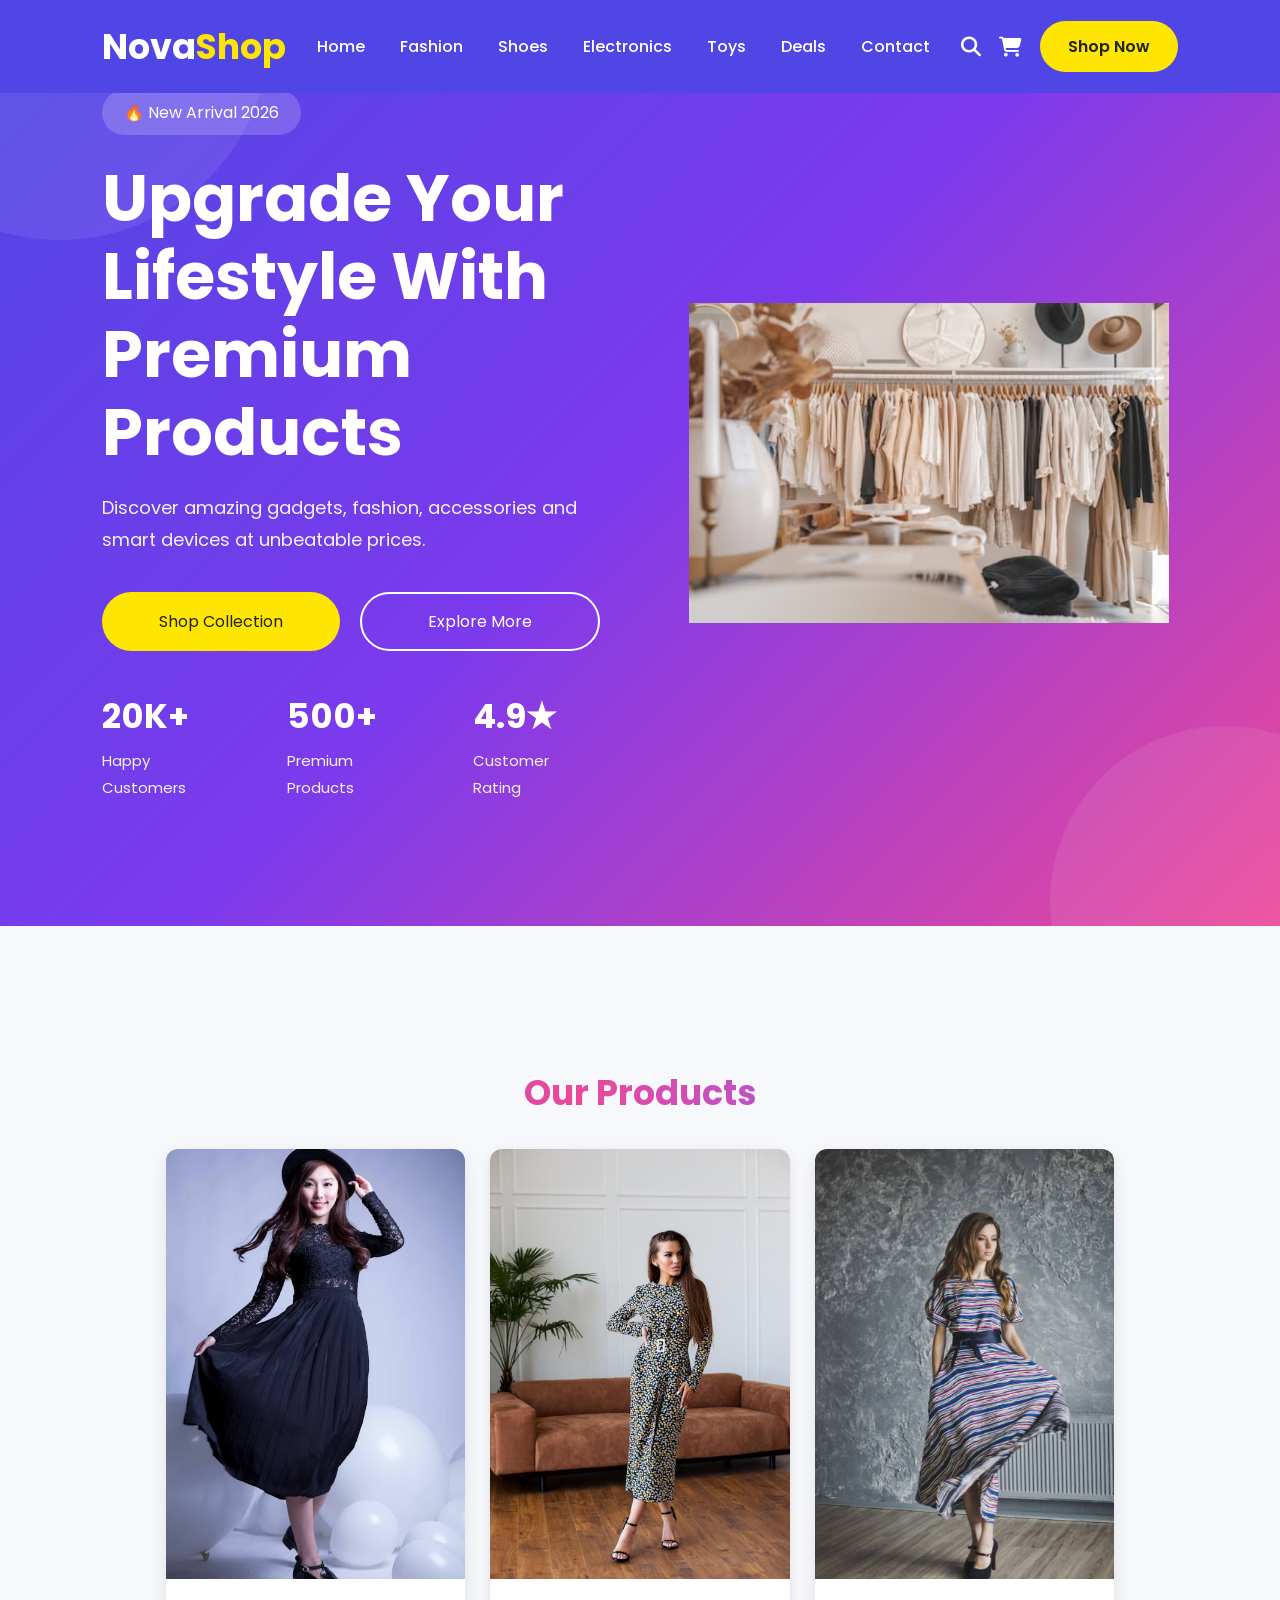
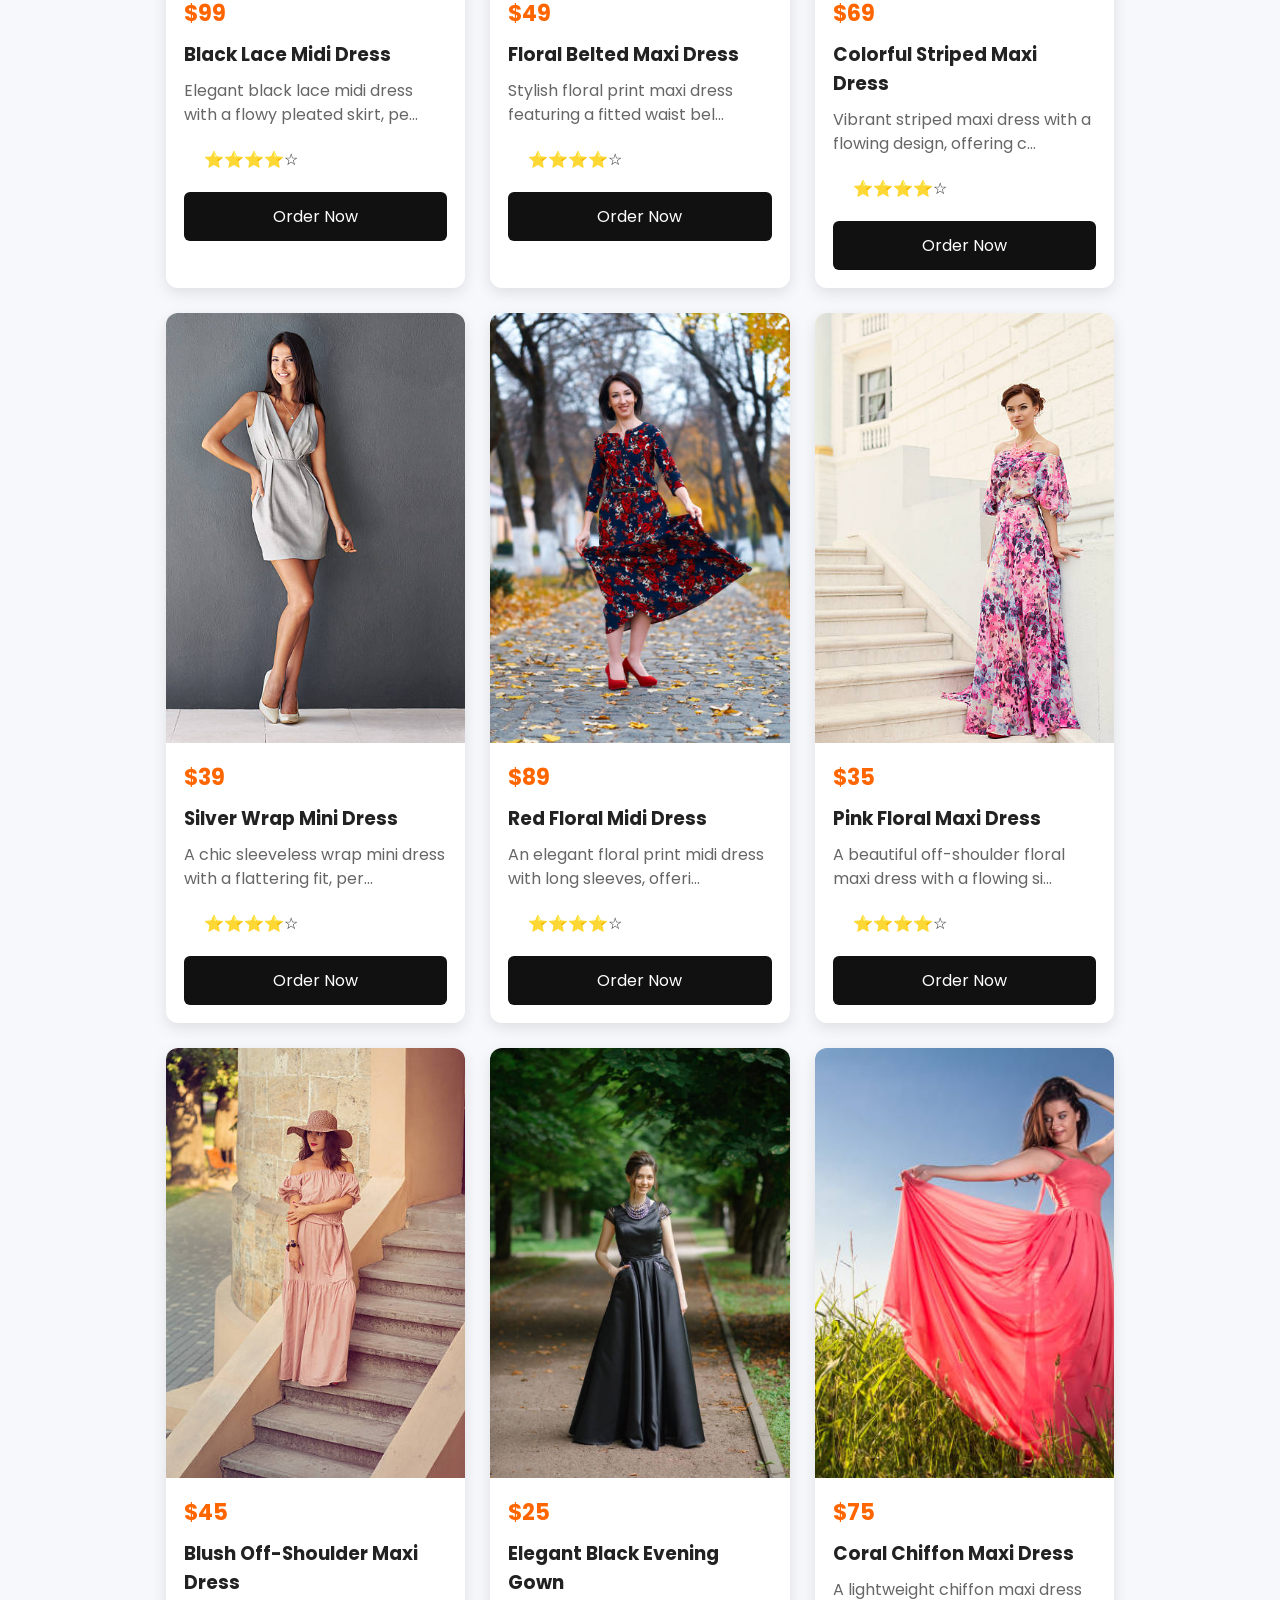
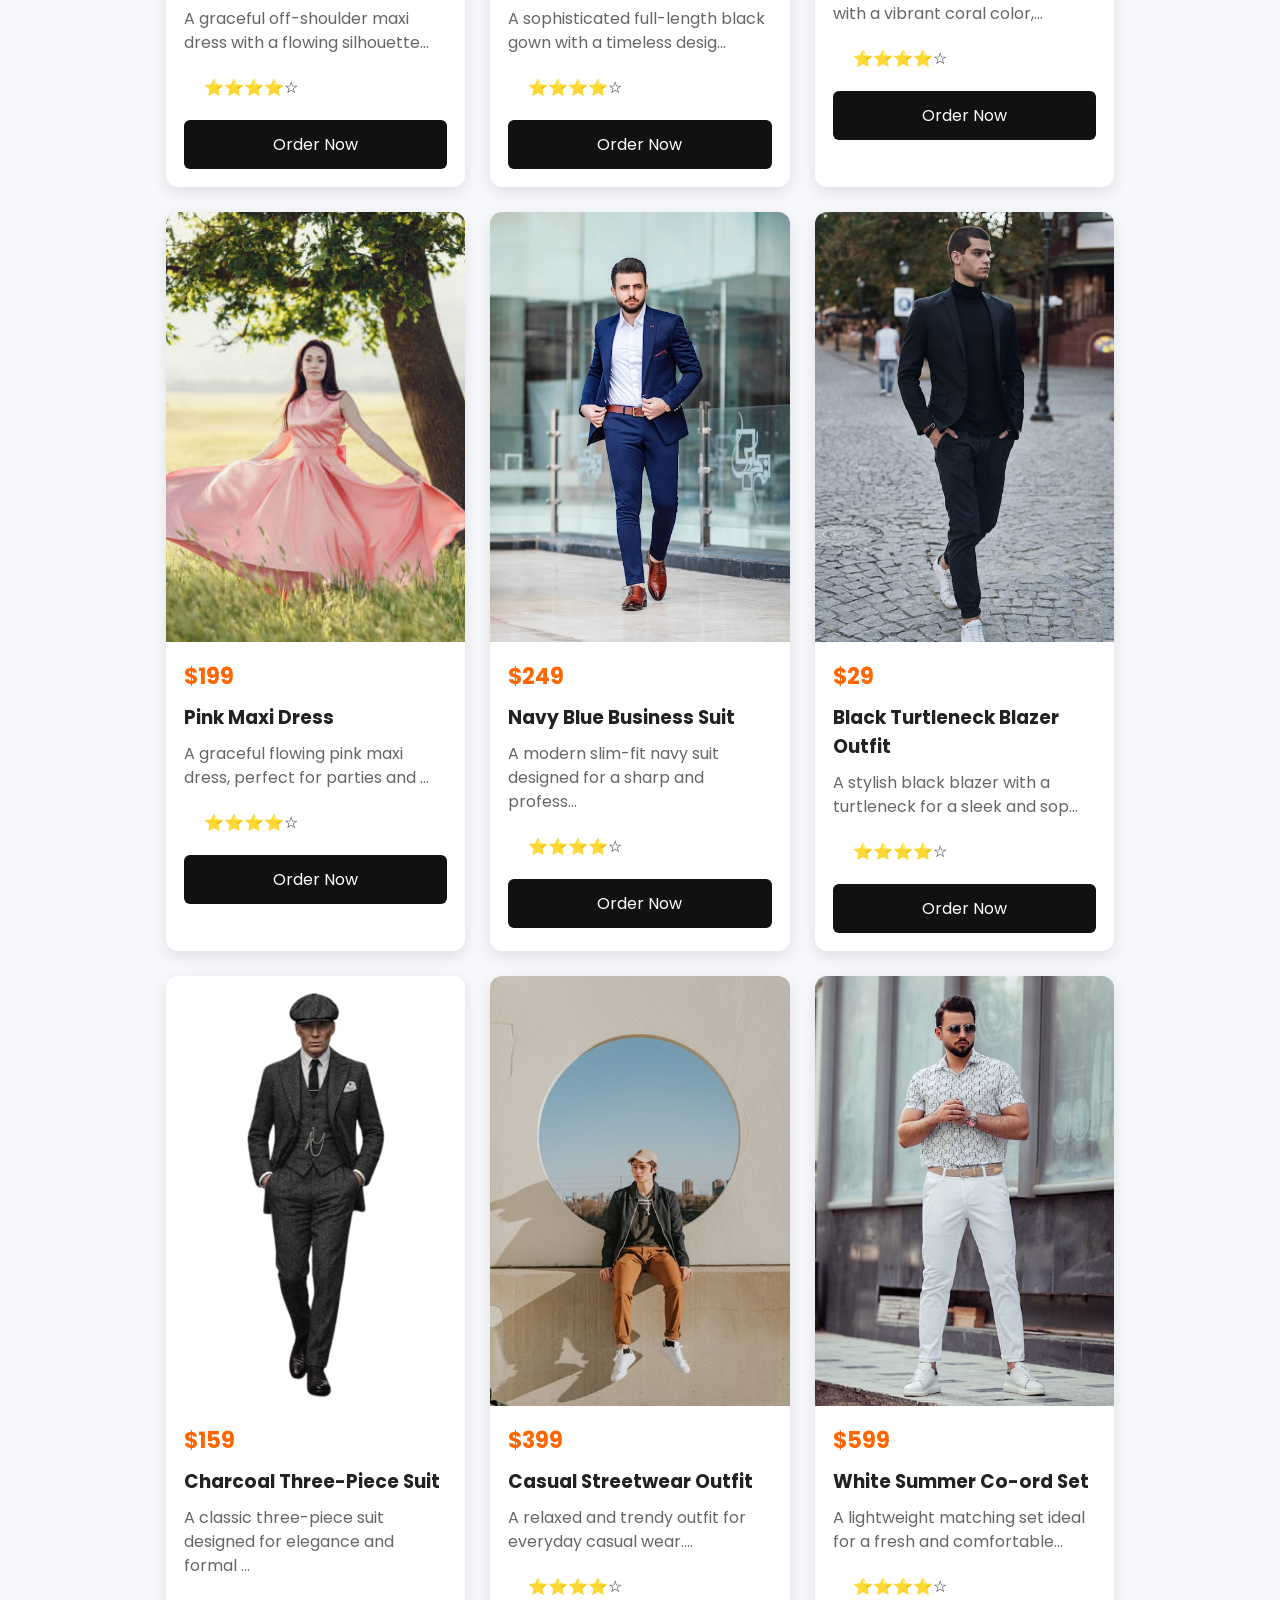
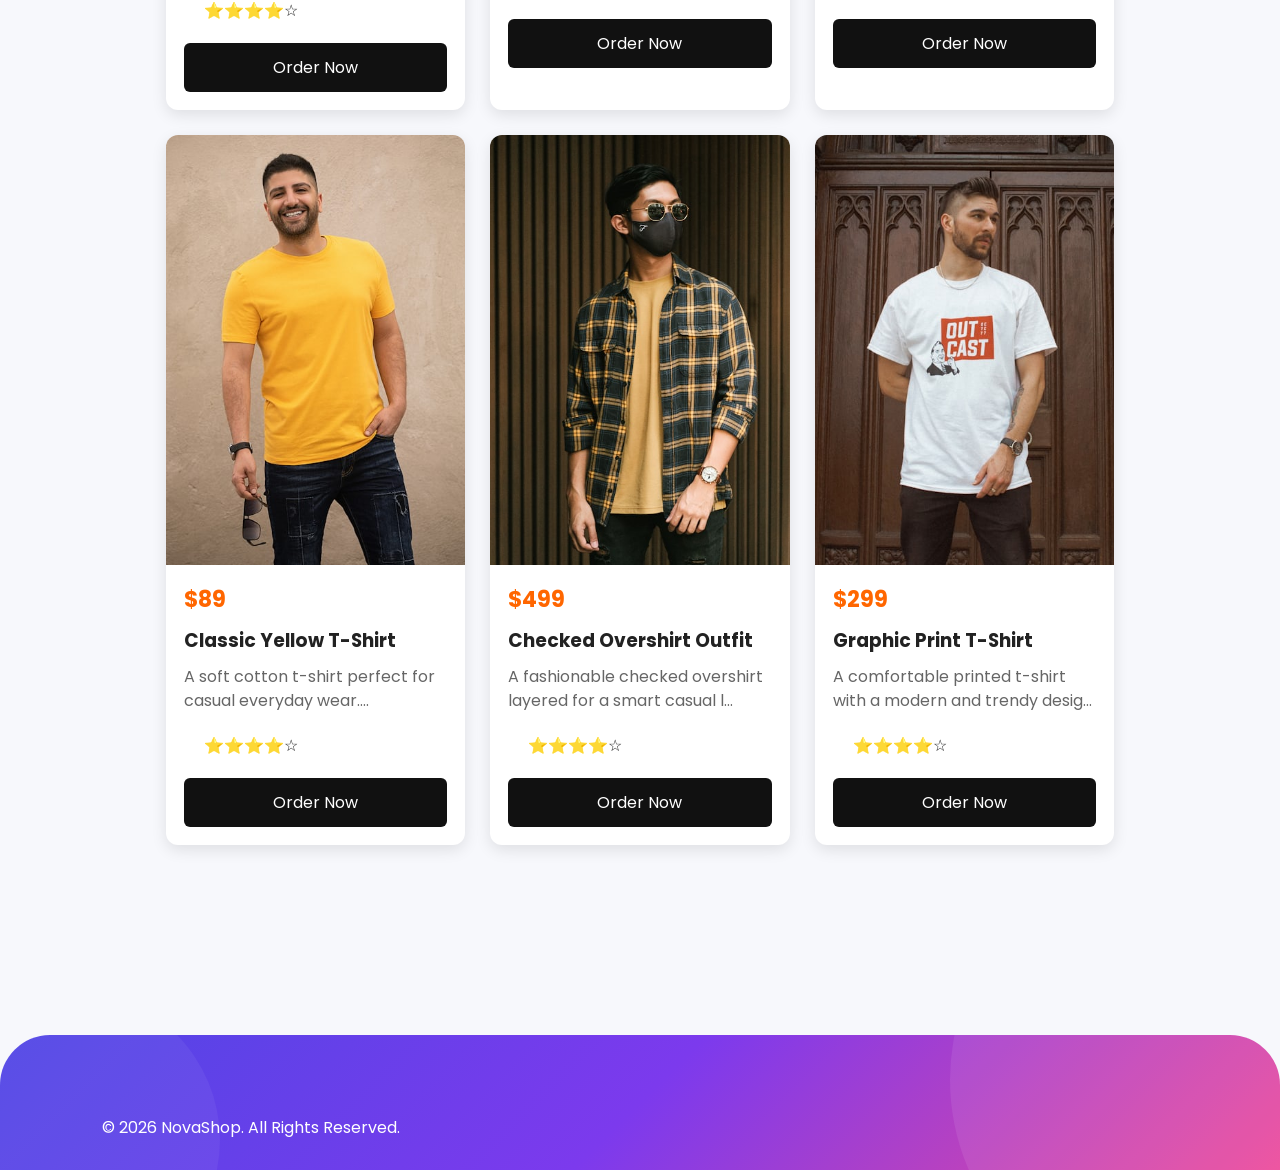
<file: Assignment-5/fashion.html>
<!DOCTYPE html>
<html lang="en">

<head>
    <meta charset="UTF-8">
    <meta name="viewport" content="width=device-width, initial-scale=1.0">
    <title>NovaShop | Premium eCommerce</title>
    <link rel="stylesheet" href="css/fashion.css">
    <!-- Font Awesome -->
    <link rel="stylesheet" href="https://cdnjs.cloudflare.com/ajax/libs/font-awesome/6.7.2/css/all.min.css">

    <!-- Google Font -->
    <link href="https://fonts.googleapis.com/css2?family=Poppins:wght@300;400;500;600;700;800&display=swap"
        rel="stylesheet">
</head>

<body>
    <!--================ NAVBAR =================-->

    <header>

        <nav class="navbar">

            <h2 class="logo">
                Nova<span>Shop</span>
            </h2>

            <ul class="nav-links">

                <li><a href="index.html">Home</a></li>
                <li><a href="fashion.html">Fashion</a></li>
                <li><a href="Shoes.html">Shoes</a></li>
                <li><a href="electronics.html">Electronics</a></li>
                <li><a href="toys.html">Toys</a></li>
                <li><a href="#">Deals</a></li>
                <li><a href="#">Contact</a></li>

            </ul>

            <div class="nav-icons">

                <i class="fa-solid fa-magnifying-glass"></i>

                <i class="fa-solid fa-cart-shopping"></i>

                <button>Shop Now</button>

            </div>

        </nav>



        <!--================ HERO =================-->

        <section class="hero">

            <div class="hero-content">

                <span class="badge">

                    🔥 New Arrival 2026

                </span>

                <h1>

                    Upgrade Your Lifestyle
                    With Premium Products

                </h1>

                <p>

                    Discover amazing gadgets, fashion,
                    accessories and smart devices at unbeatable prices.

                </p>

                <div class="hero-buttons">

                    <button class="primary">

                        Shop Collection

                    </button>

                    <button class="secondary">

                        Explore More

                    </button>

                </div>

                <div class="hero-stats">

                    <div>

                        <h2>20K+</h2>

                        <p>Happy Customers</p>

                    </div>

                    <div>

                        <h2>500+</h2>

                        <p>Premium Products</p>

                    </div>

                    <div>

                        <h2>4.9★</h2>

                        <p>Customer Rating</p>

                    </div>

                </div>

            </div>



            <div class="hero-image">

                <div class="circle one"></div>

                <div class="circle two"></div>

                <div class="circle three"></div>

                <img src="image/clothes-model.jpg" alt="Hero Image">

            </div>

        </section>

    </header>

    <!--================ PRODUCTS =================-->

    <section class="products">
        <h2>Our Products</h2>

        <div id="product" class="product-container"></div>
    </section>

    <!--================ FOOTER =================-->

    <footer class="footer">


        <div class="footer-bottom">

            <p>© 2026 NovaShop. All Rights Reserved.</p>

        </div>

    </footer>

    <script src="js/fashion.js"></script>
</body>

</html>
</file>
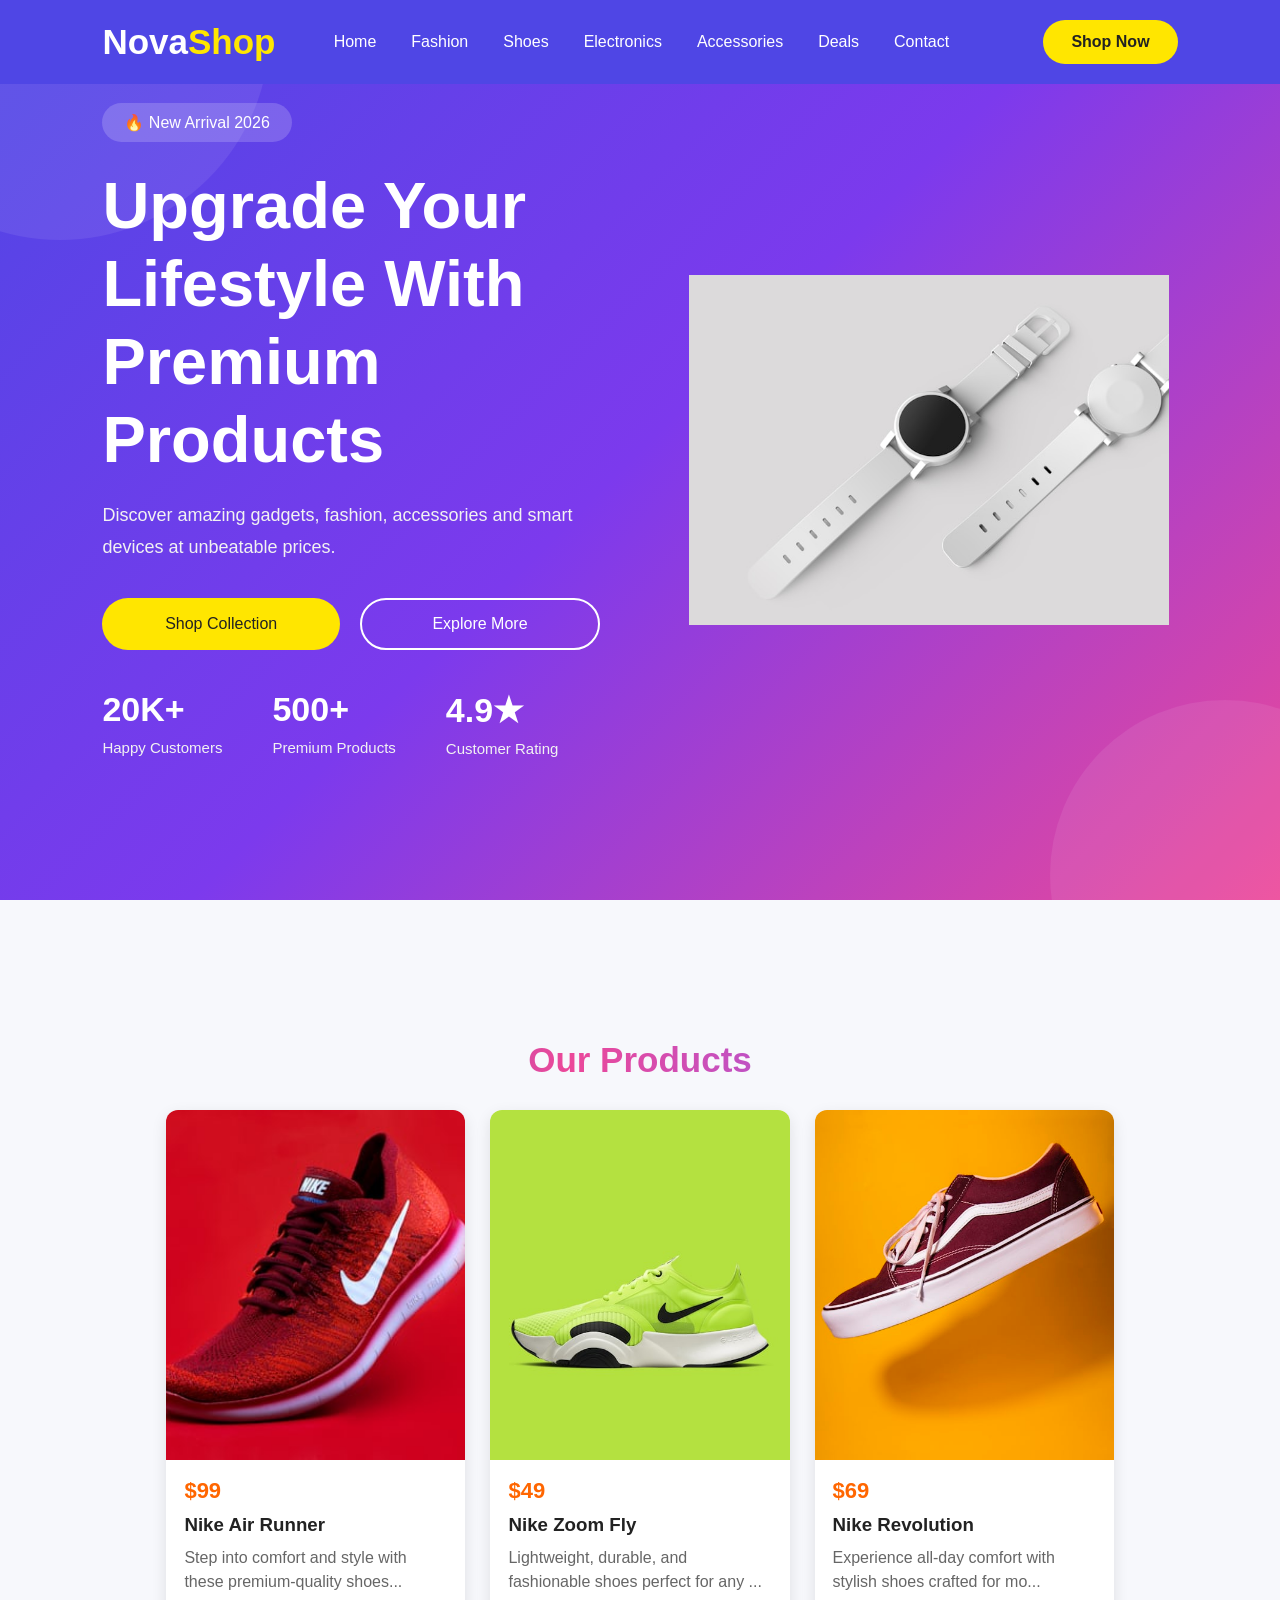
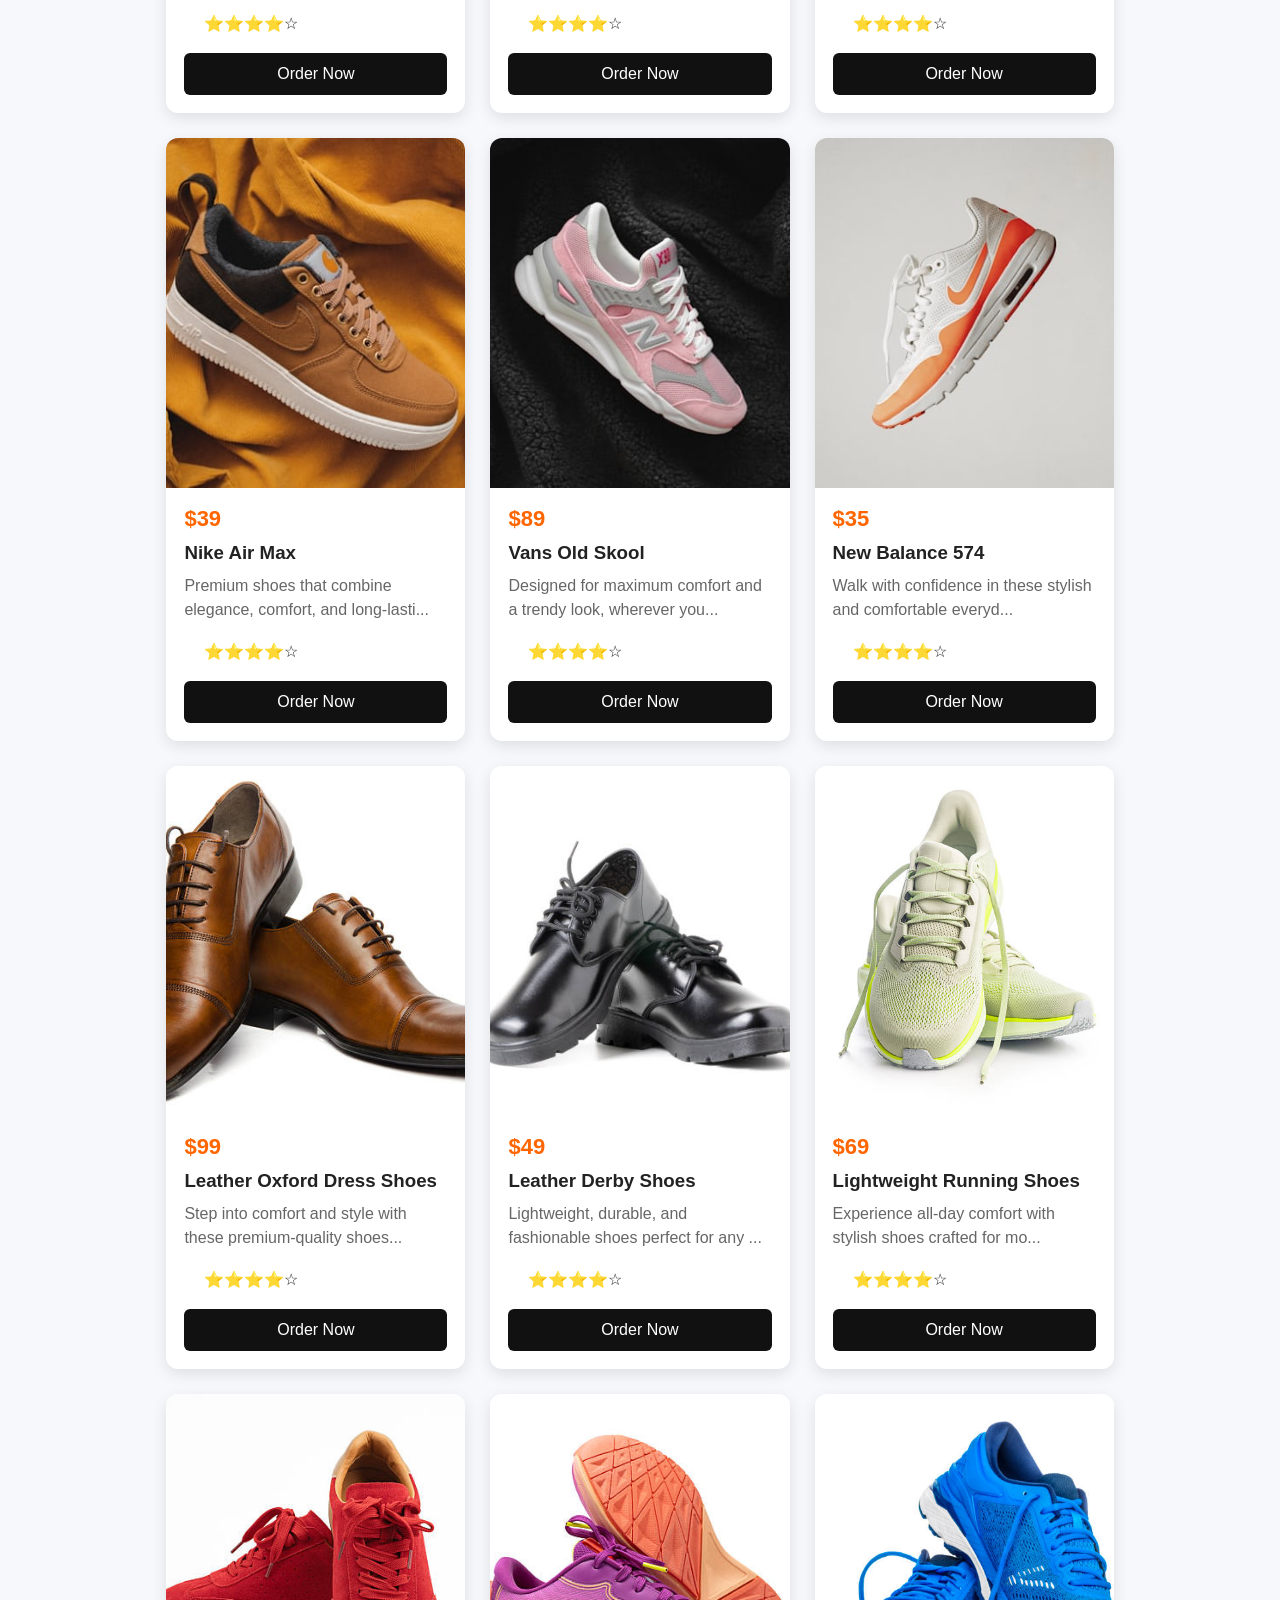
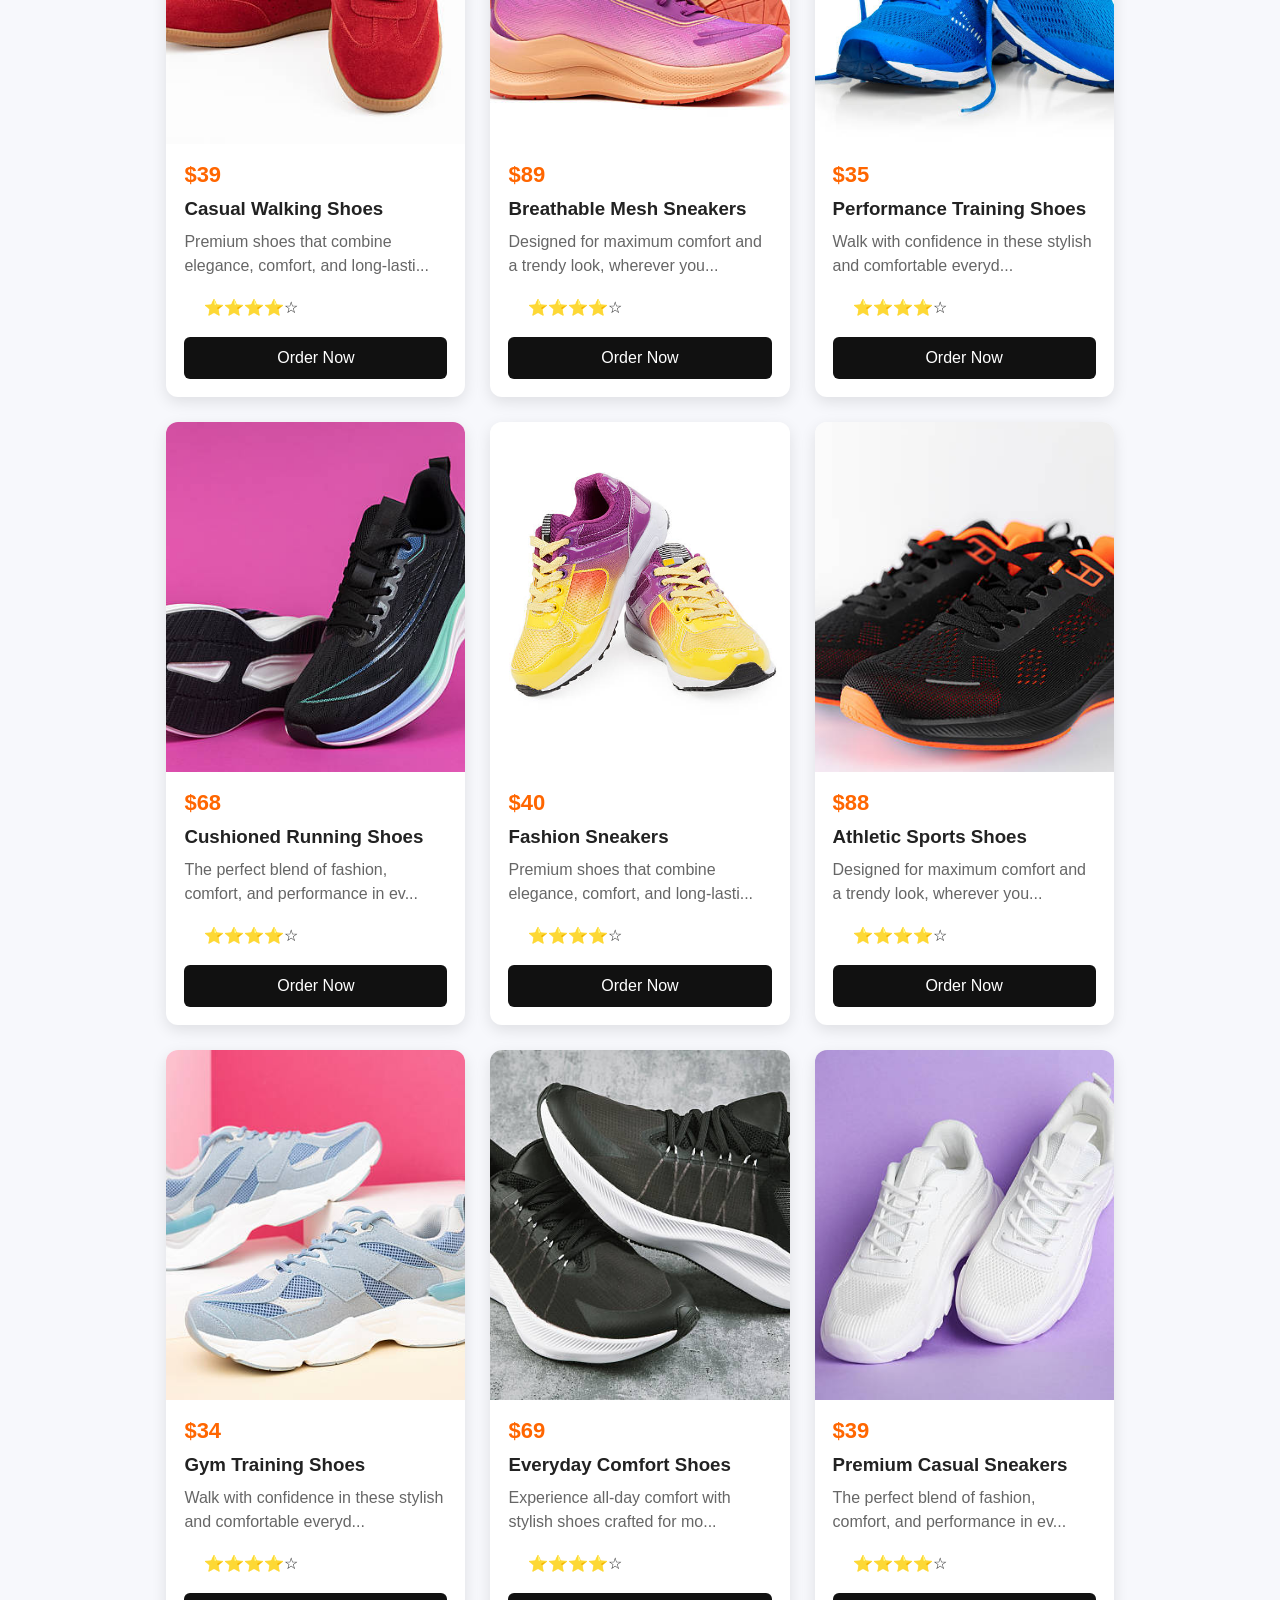
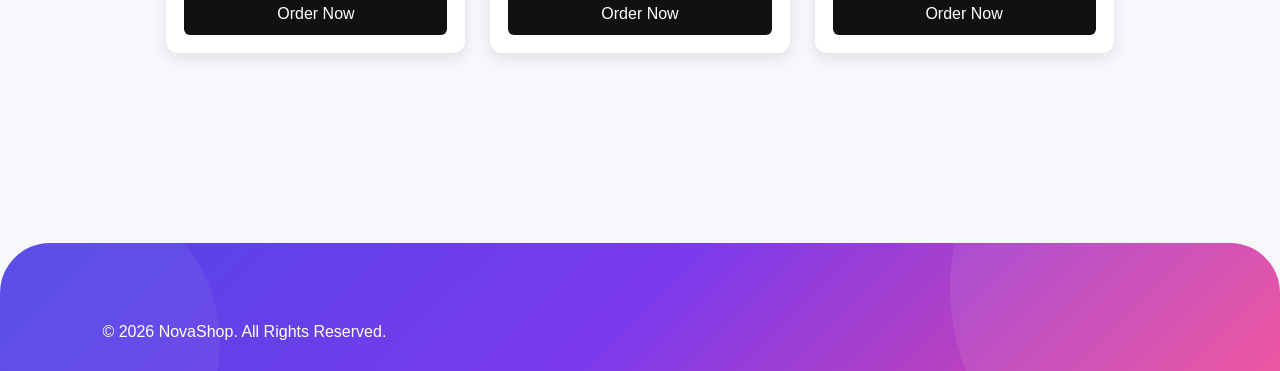
<file: Assignment-5/Shoes.html>
<!DOCTYPE html>
<html lang="en">

<head>
    <meta charset="UTF-8">
    <meta name="viewport" content="width=device-width, initial-scale=1.0">
    <title>NovaShop | Premium eCommerce</title>
    <link rel="stylesheet" href="css/Shoes.css">
</head>

<body>
    <!--================ NAVBAR =================-->

    <header>

        <nav class="navbar">

            <h2 class="logo">
                Nova<span>Shop</span>
            </h2>

            <ul class="nav-links">

                <li><a href="index.html">Home</a></li>
                <li><a href="fashion.html">Fashion</a></li>
                <li><a href="Shoes.html">Shoes</a></li>
                <li><a href="electronics.html">Electronics</a></li>
                <li><a href="accessories.html">Accessories</a></li>
                <li><a href="#">Deals</a></li>
                <li><a href="#">Contact</a></li>

            </ul>

            <div class="nav-icons">

                <i class="fa-solid fa-magnifying-glass"></i>

                <i class="fa-solid fa-cart-shopping"></i>

                <button>Shop Now</button>

            </div>

        </nav>



        <!--================ HERO =================-->

        <section class="hero">

            <div class="hero-content">

                <span class="badge">

                    🔥 New Arrival 2026

                </span>

                <h1>

                    Upgrade Your Lifestyle
                    With Premium Products

                </h1>

                <p>

                    Discover amazing gadgets, fashion,
                    accessories and smart devices at unbeatable prices.

                </p>

                <div class="hero-buttons">

                    <button class="primary">

                        Shop Collection

                    </button>

                    <button class="secondary">

                        Explore More

                    </button>

                </div>

                <div class="hero-stats">

                    <div>

                        <h2>20K+</h2>

                        <p>Happy Customers</p>

                    </div>

                    <div>

                        <h2>500+</h2>

                        <p>Premium Products</p>

                    </div>

                    <div>

                        <h2>4.9★</h2>

                        <p>Customer Rating</p>

                    </div>

                </div>

            </div>



            <div class="hero-image">

                <div class="circle one"></div>

                <div class="circle two"></div>

                <div class="circle three"></div>

                <img src="image/fornt-img.jpg" alt="Hero Image">

            </div>

        </section>

    </header>

    <!--================ PRODUCTS =================-->

    <section class="products">
        <h2>Our Products</h2>

        <div id="product" class="product-container"></div>
    </section>

    <!--================ FOOTER =================-->

    <footer class="footer">


        <div class="footer-bottom">

            <p>© 2026 NovaShop. All Rights Reserved.</p>

        </div>

    </footer>

    <script src="js/Shoes.js"></script>

</body>

</html>
</file>
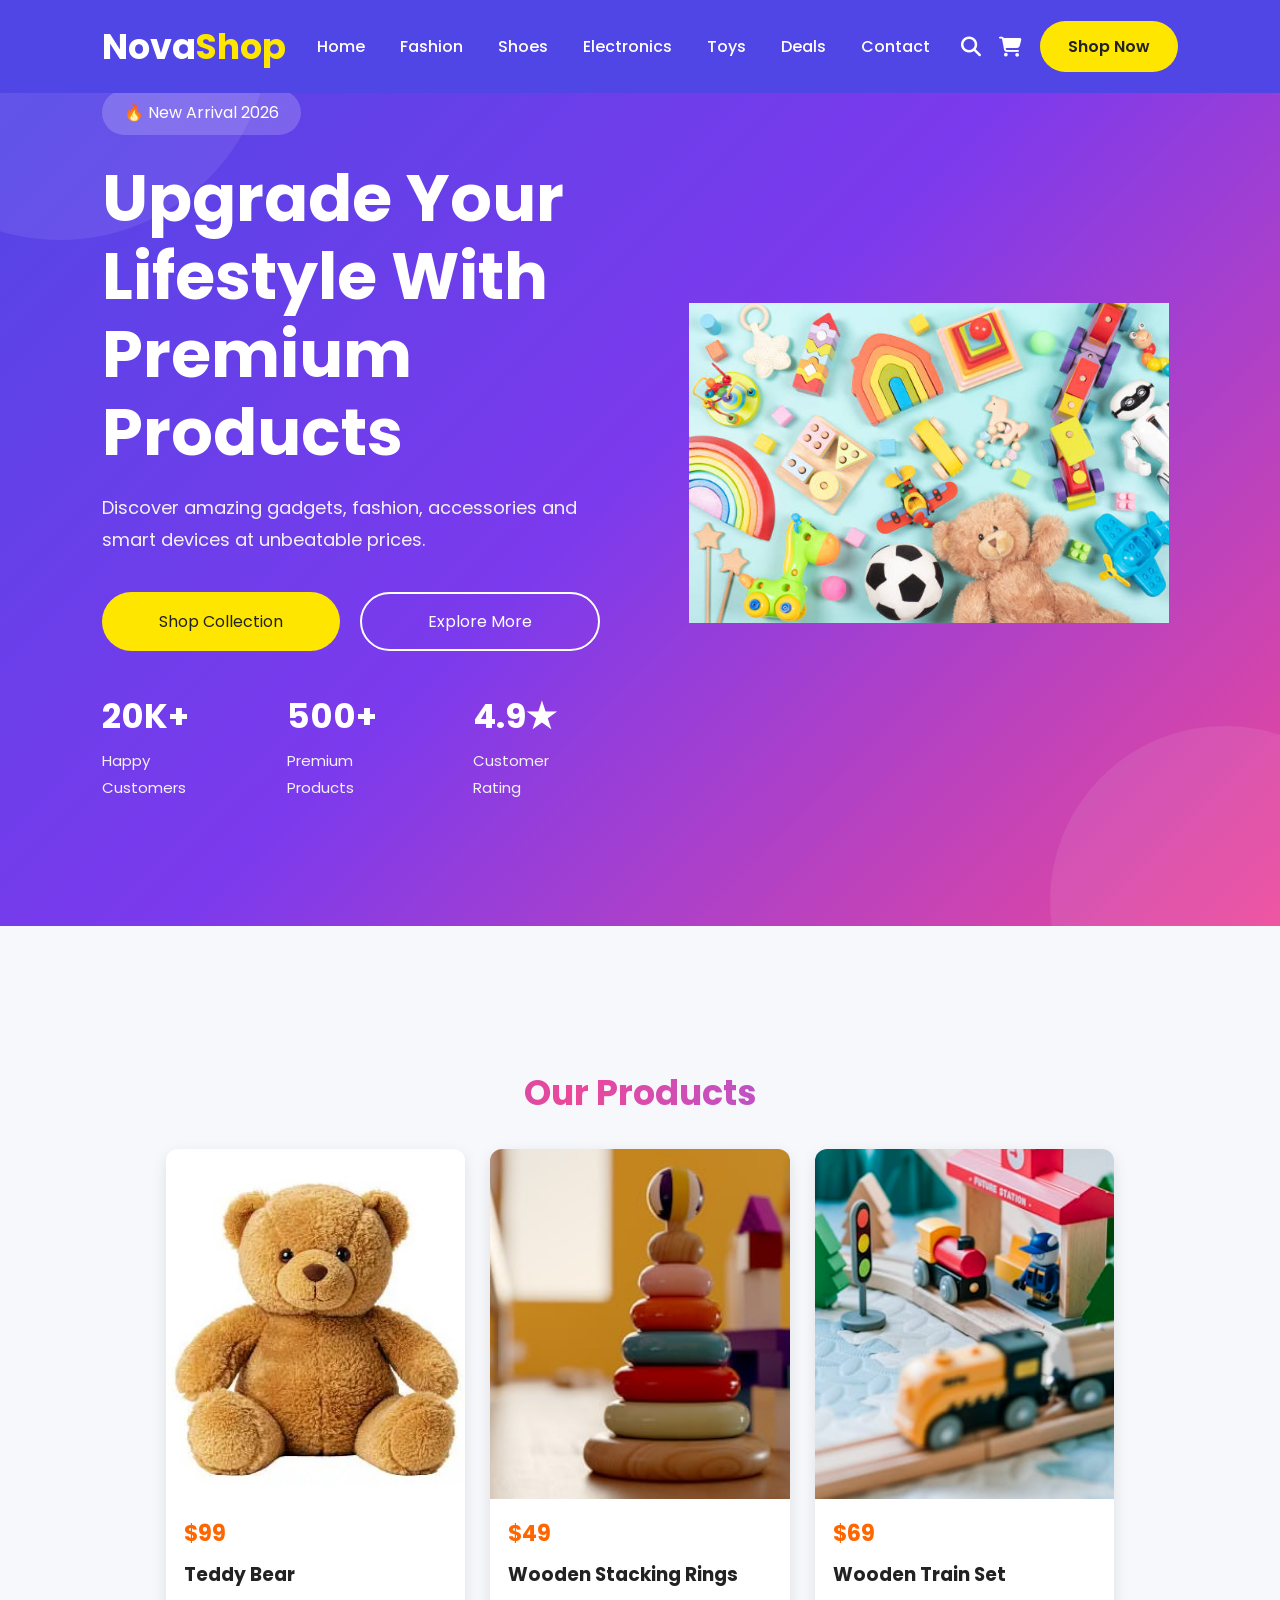
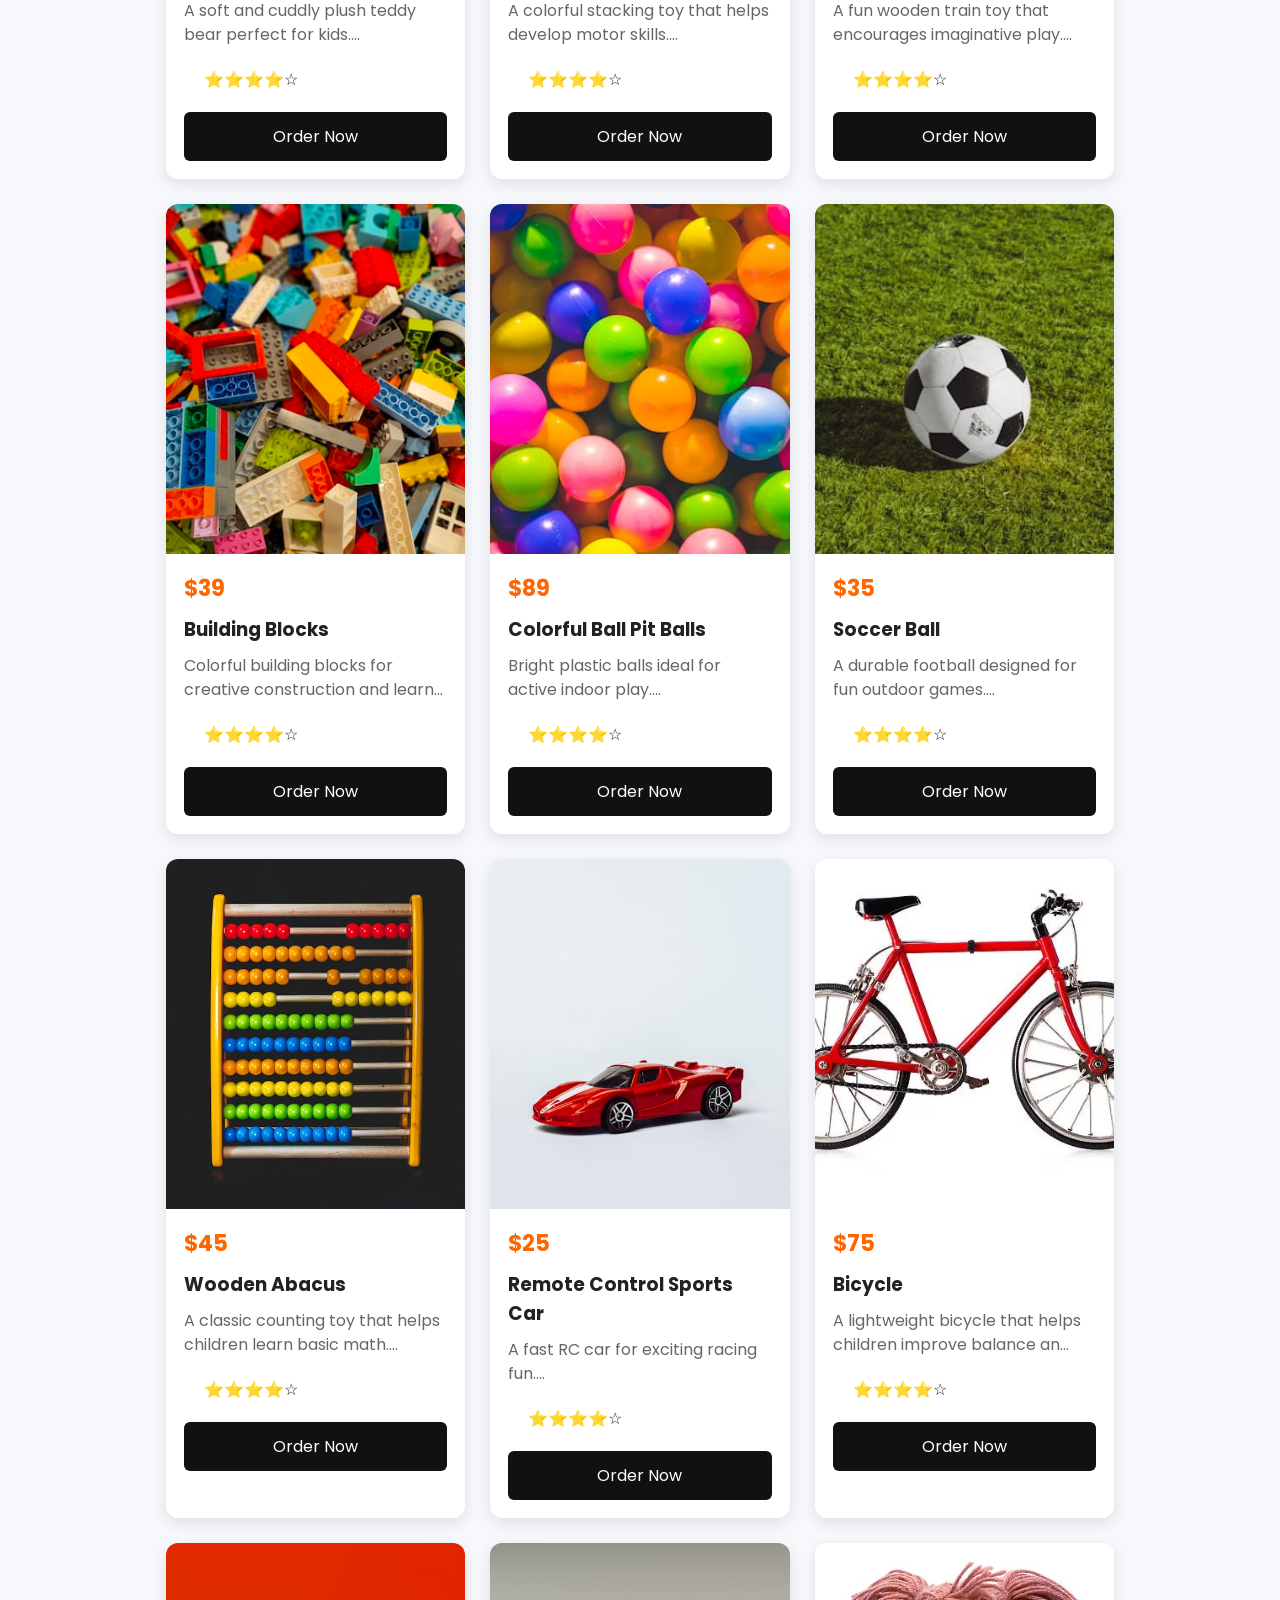
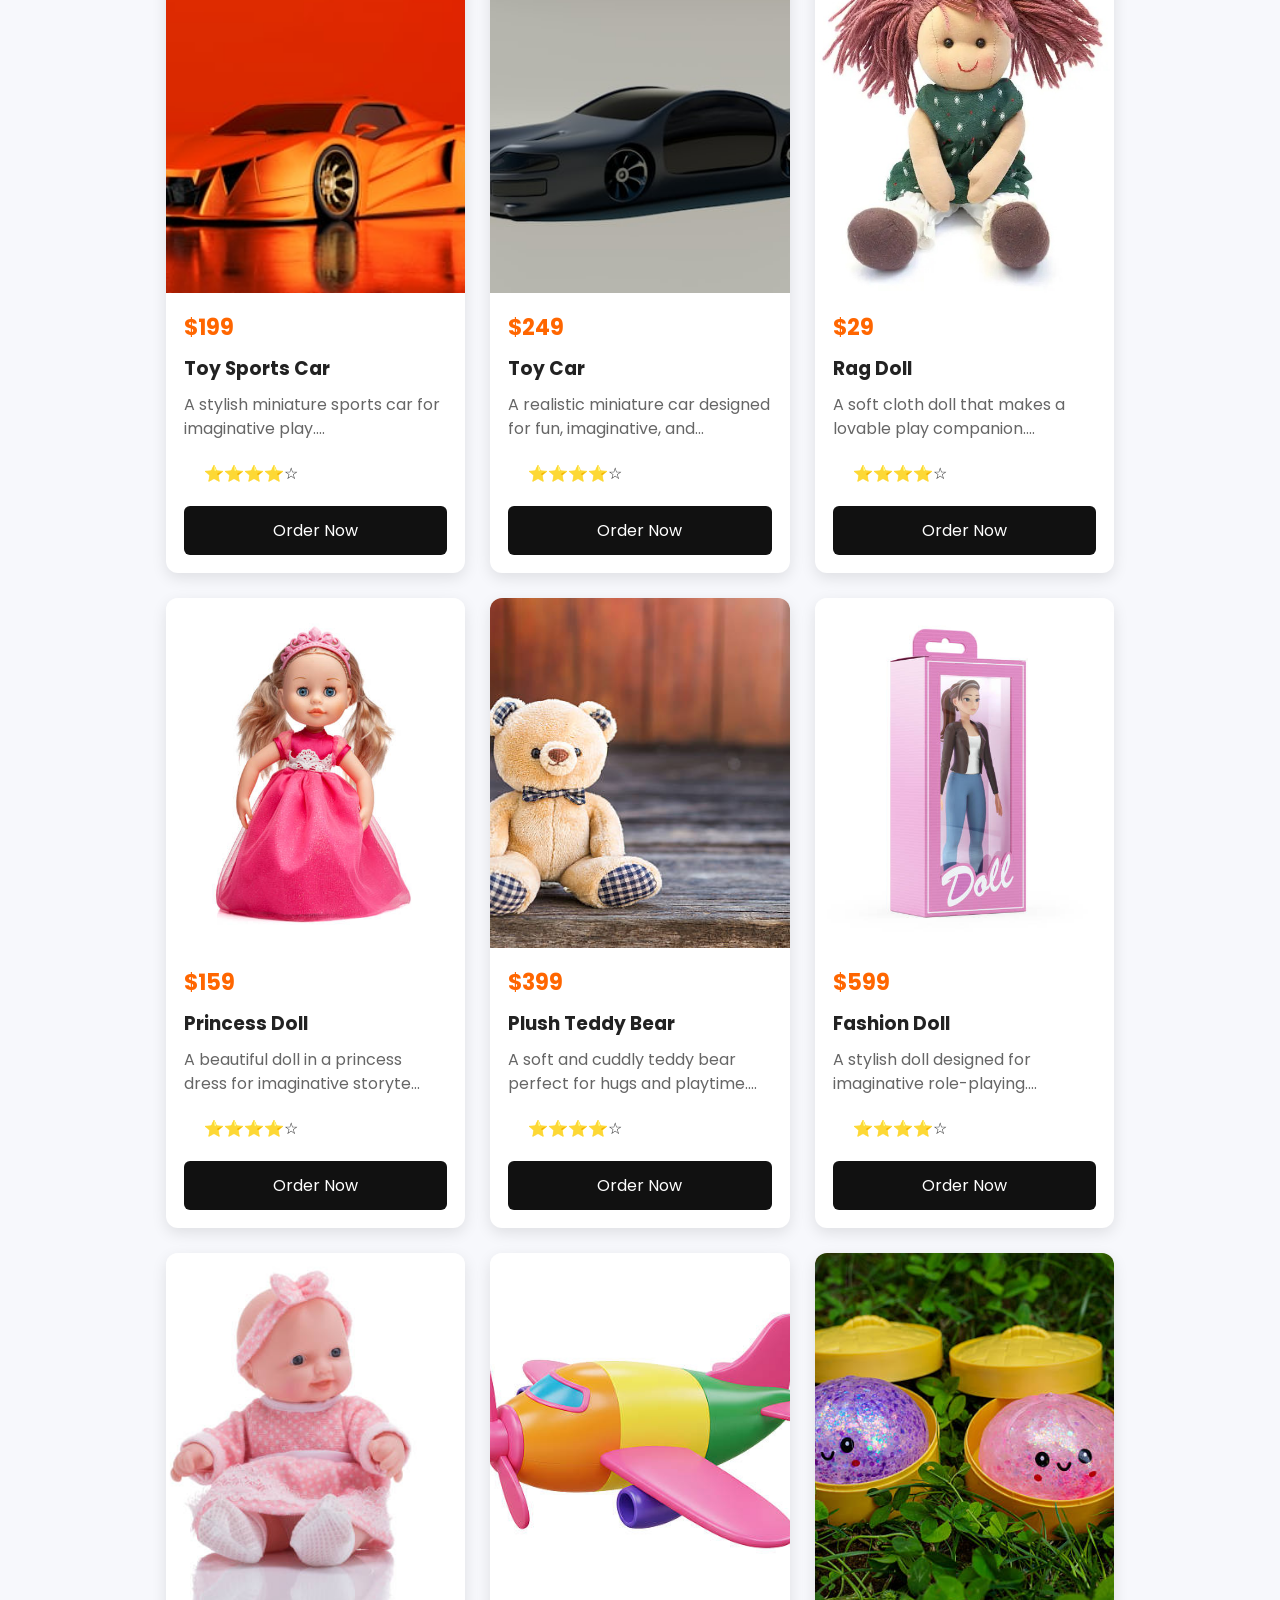
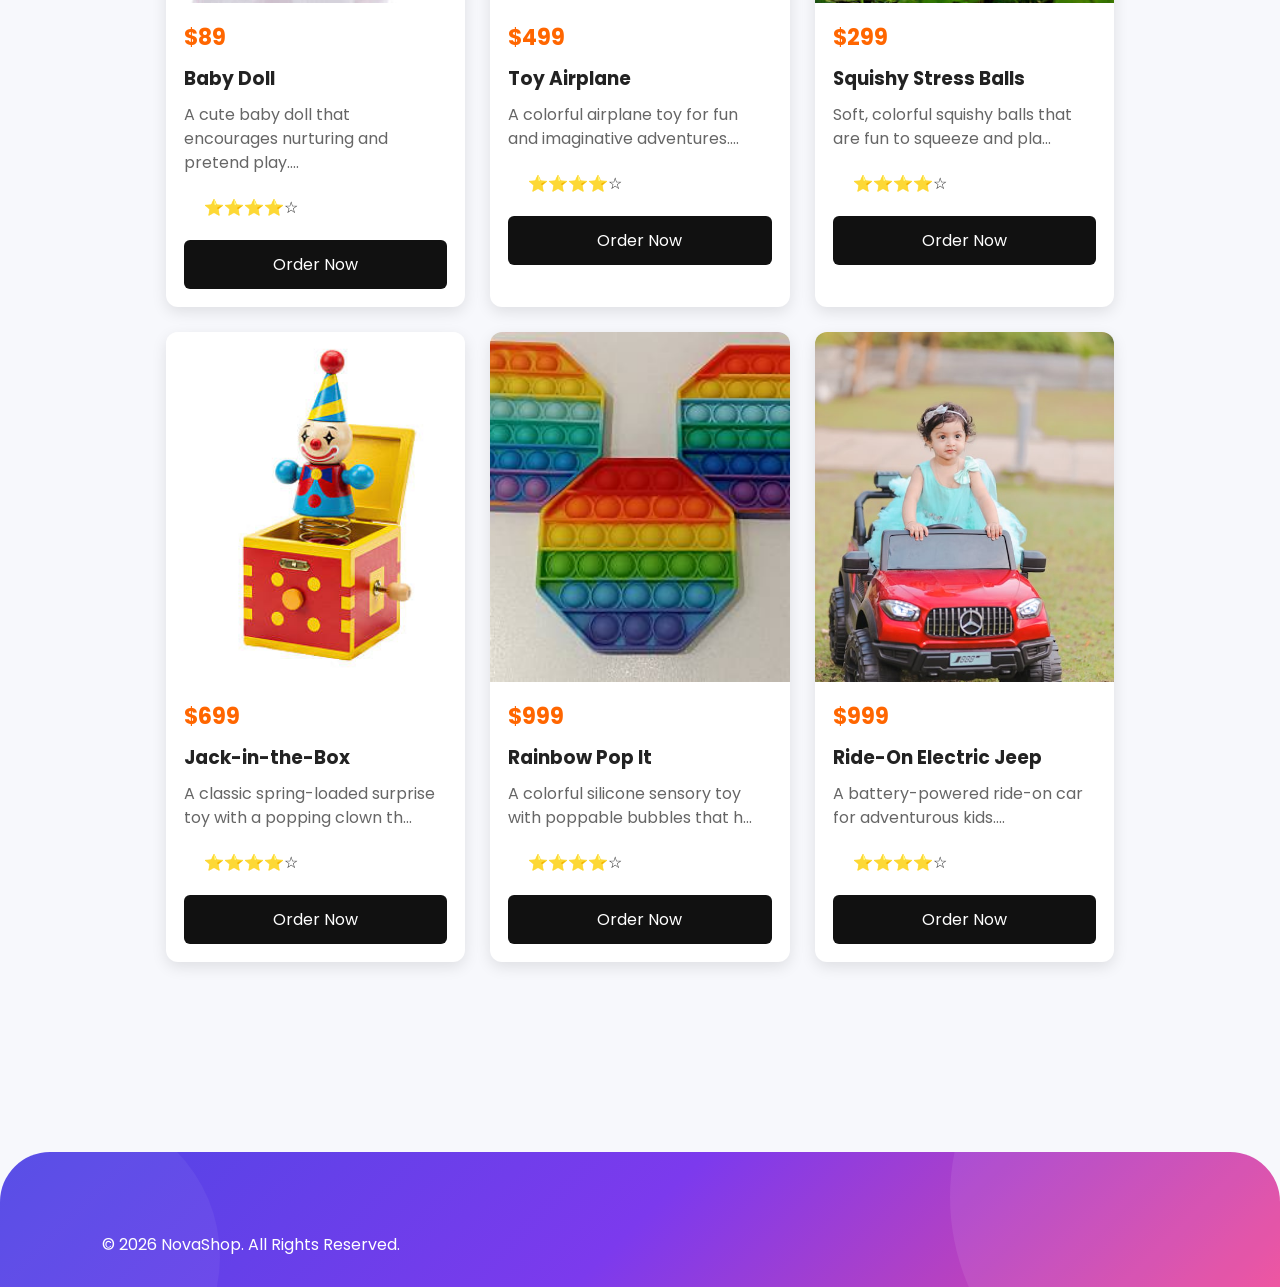
<file: Assignment-5/toys.html>
<!doctype html>
<html lang="en">
  <head>
    <meta charset="UTF-8" />
    <meta name="viewport" content="width=device-width, initial-scale=1.0" />
    <title>NovaShop | Premium eCommerce</title>
    <link rel="stylesheet" href="css/toys.css" />
    <!-- Font Awesome -->
    <link
      rel="stylesheet"
      href="https://cdnjs.cloudflare.com/ajax/libs/font-awesome/6.7.2/css/all.min.css"
    />

    <!-- Google Font -->
    <link
      href="https://fonts.googleapis.com/css2?family=Poppins:wght@300;400;500;600;700;800&display=swap"
      rel="stylesheet"
    />
  </head>
  <body>
    <!--================ NAVBAR =================-->

    <header>
      <nav class="navbar">
        <h2 class="logo">Nova<span>Shop</span></h2>

        <ul class="nav-links">
          <li><a href="index.html">Home</a></li>
          <li><a href="fashion.html">Fashion</a></li>
          <li><a href="Shoes.html">Shoes</a></li>
          <li><a href="electronics.html">Electronics</a></li>
          <li><a href="toys.html">Toys</a></li>
          <li><a href="#">Deals</a></li>
          <li><a href="#">Contact</a></li>
        </ul>

        <div class="nav-icons">
          <i class="fa-solid fa-magnifying-glass"></i>

          <i class="fa-solid fa-cart-shopping"></i>

          <button>Shop Now</button>
        </div>
      </nav>

      <!--================ HERO =================-->

      <section class="hero">
        <div class="hero-content">
          <span class="badge"> 🔥 New Arrival 2026 </span>

          <h1>Upgrade Your Lifestyle With Premium Products</h1>

          <p>
            Discover amazing gadgets, fashion, accessories and smart devices at
            unbeatable prices.
          </p>

          <div class="hero-buttons">
            <button class="primary">Shop Collection</button>

            <button class="secondary">Explore More</button>
          </div>

          <div class="hero-stats">
            <div>
              <h2>20K+</h2>

              <p>Happy Customers</p>
            </div>

            <div>
              <h2>500+</h2>

              <p>Premium Products</p>
            </div>

            <div>
              <h2>4.9★</h2>

              <p>Customer Rating</p>
            </div>
          </div>
        </div>

        <div class="hero-image">
          <div class="circle one"></div>

          <div class="circle two"></div>

          <div class="circle three"></div>

          <img src="image/toy-model.jpg" alt="Hero Image" />
        </div>
      </section>
    </header>

    <!--================ PRODUCTS =================-->

    <section class="products">
      <h2>Our Products</h2>

      <div id="product" class="product-container"></div>
    </section>

    <!--================ FOOTER =================-->

    <footer class="footer">
      <div class="footer-bottom">
        <p>© 2026 NovaShop. All Rights Reserved.</p>
      </div>
    </footer>

    <script src="js/toys.js"></script>
  </body>
</html>
</file>
<file: Assigment-1D/style.css>
* {
    box-sizing: border-box;
    margin: 0;
    padding: 0;
    background-color: whitesmoke;

}
user agent stylesheet

body {
    font-family:Arial, Helvetica, sans-serif;
    background-color: whitesmoke;
    color: black;
    line-height: 1.5;
}


h1{
     font-size: xx-large;
     font-family: Arial, Helvetica, sans-serif;
     text-align: center;
     color: black;
     padding: 25px;

}

ul{
    list-style: none;
}
a {
     text-decoration: none;
}

.hero-subtitle{
    text-align: center;
    font-size: x-large;
}
.btn-hero {
    display: inline-block;
    text-decoration: none;
    border-radius: 4px;
    font-weight: 400;
    height: 30px;
    border-color: blue;
    background-color: blue;
    color:white;
    text-align: center;
    width: 90PX;
}

header {
     position: relative;
     width: 100%;
     z-index: 5;
     background: whitesmoke;
}

header .navbar {
     display: flex;
     padding: 20px;
     align-items: center;
     justify-content: space-between;
     box-shadow: rgba(0, 0, 0, 0.45) 0px 10px 10px 0px;
     
}

.navbar .nav-logo .logo-text {
     color: black;
     font-size: xxx-large;
     font-weight: 100;
}

.navbar .nav-menu {
     display: flex;
     gap: 10px;
     border-radius: circle 10px;
}

.navbar .nav-menu .nav-link {
     padding: 10px 18px;
     color: black;
     font-size: medium;
     transition: 0.3s ease;
}

.navbar .nav-menu .nav-link:hover {
     background-color:wheat;
     color: black;
     border-radius: 1.25rem;
}

.hero-section {
     background-color:whitesmoke;
     text-align: center;
     padding: 5rem;
}

.hero-section .section-content {
     display: flex;
     align-items: center;

     color: black;
     justify-content: space-between;
}

.hero-section .hero-detalis .title {
     font-size: xx-large;
     color: black;
     font-family: "sans-serif", "Trebuchet MS";
}

.hero-section .hero-detalis .subtitl {
     margin-top: 8px;
     max-width: 70%;
     font-size: xx-large;
     font-weight: 900;
}

.hero-section .hero-detalis .description {
     width: 90%;
     margin: 24px 0 40px;
     font-size: 0fr;
}

.card-section{
    padding: 0 2rem 4rem 2rem;
    margin-top: -5rem;
}


.cards-container {
    max-width: 1200px;
    margin: 0 auto;
    display: grid;
    grid-template-columns: repeat(auto-fit, minmax(250px, 1fr));
    gap: 1.75rem
}

.card-title {
    color: var(--navy-text);
    font-size: 1.2rem;
    font-weight: 700;
    margin-bottom: 0.75rem;
}
.feature-card {
    background-color: whitesmoke;
    padding: 2.5rem 2rem;
    border-radius: 4px;
    box-shadow: 0 5px 25px rgba(0.3, 0.2, 0.1, 0.04);
   
}
section {
    display: block;
    unicode-bidi: isolate;
}
</file>
<file: Assignment -1C/style.css>
* {
    margin: 0;
    padding: 0;
    box-sizing: border-box;
}
/* styling for site */
ul {
    list-style: none;
}
a{
    text-decoration: none;
}
button{
    cursor:pointer;
    border: none;
    background: none;
}
image{
    width: 100%;
}
/* styling for navbar */
header {
    position: fixed;
    width: 100%;
    z-index: 5;
    background: #3b141c;
}
header .navbar{
     display: flex;
     padding:20px ;
     align-items: center;
     justify-content: space-between;
}
.navbar .nav-logo .logo-text {
    color: white;
}
.navbar .nav-menu {
    display: flex;
    gap: 10px;
}
.navbar .nav-menu .nav-link {
    padding: 10px 18px;
    color: white;
    font-size: 1.2rem;
    border-radius: 30px;
    transition: 0.3s ease;
}
.navbar .nav-menu .nav-link:hover{
    color: #3b141c;
    background: #f3961c;
}
.hero-section{
    min-height: 100vh;
   background:#1d1d1d
}
.hero-section .section-content{
    display: flex;
    align-items: center;
    min-height: 100vh;
    color:white;
    justify-content:space-between;
    padding: 2rem ;
}
.hero-section .hero-details .title{
    font-size:2.3rem;
    color:#f3961c;
    font-family:arial;
}
.hero-section .hero-details .subtitle{
   margin-top: 8px;
   max-width: 70%;
    font-size:2rem;
   font: weight 600;
}
.hero-section .hero-details .description{
max-width: 70%;
margin: 24px 0 40px;
font-size:1.12rem;
}
.hero-section .hero-details .button{
    padding: 10px 26px;
    color:#3b141c;
    border-radius:30px;
    color:#f3961c;
       transition:0.3 ease;
}
.hero-section .hero-details .button:hover,
.hero-section .hero-details .order-now,
.hero-section .hero-details .content-us{
    color: white;
    border-color: white;
    background: transparent;
}
.hero-section .hero-details .content-us{
     color:#3b141c;
    border-color: #f3961c;
    background: #f3961c;
    transition:0.3 ease
}
.hero-section .hero-details .order-now{
     color:#3b141c;
    border-color: #f3961c;
    background: #f3961c;
    transition:0.3 ease
}
.hero-section .hero-image-wapper{
   max-width: 500px; 
   margin-right: 30px;
}
</file>
<file: Assignment-1A/css/style.css>
* {
     margin: 0;
     padding: 0;
     box-sizing: border-box;
}

ul {
     list-style: none;
}

a {
     text-decoration: none;
}

button {
     cursor: pointer;
     border: none;
     background: none;
     border-radius: circle 10px;
}

img {
     width: 100%;
}


h1 {
     font-size: xx-large;
     font-family: Arial, Helvetica, sans-serif;
}



.section-content {
     margin: auto;
     padding: 20px;
}

/* Navbar styling*/

header {
     position: fixed;
     width: 100%;
     z-index: 5;
     background: rgba(154, 6, 253, 0.658);
}

header .navbar {
     display: flex;
     padding: 20px;
     align-items: center;
     justify-content: space-between;
     box-shadow: rgba(0, 0, 0, 0.45) 0px 10px 10px 0px;

}

.navbar .nav-logo .logo-text {
     color: white;
     font-size: xxx-large;
     font-weight: 100;
}

.navbar .nav-menu {
     display: flex;
     gap: 10px;
     border-radius: circle 10px;
}

.navbar .nav-menu .nav-link {
     padding: 10px 18px;
     color: blue;
     font-size: medium;
     transition: 0.3s ease;
}

.navbar .nav-menu .nav-link:hover {
     background-color: rgb(210, 58, 248);
     color: black;
     border-radius: 1.25rem;
}

.hero-section {
     min-height: 100vh;
     background-color: rgb(197, 127, 238);
}

.hero-section .section-content {
     display: flex;
     align-items: center;
     min-height: 100vh;
     color: white;
     justify-content: space-between;
}

.hero-section .hero-detalis .title {
     font-size: xx-large;
     color: white;
     font-family: "sans-serif", "Trebuchet MS";
}

.hero-section .hero-detalis .subtitl {
     margin-top: 8px;
     max-width: 70%;
     font-size: xx-large;
     font-weight: 900;
}

.hero-section .hero-detalis .description {
     max-width: 90%;
     margin: 24px 0 40px;
     font-size: 0fr;
}

.hero-section .hero-detalis .button {
     display: flexbox;
     gap: 23px;
}

.hero-section .hero-detalis .button {
     padding: 10px 26px;
     border: 2px solid transparent;
     color: blue;
     border-radius: 20px;
     background: rgb(210, 58, 248);
     font-weight: 200;
     transition: 0.3s ease;
}

.hero-section .hero-detalis .button:hover,
.hero-section .hero-detalis .content-us {
     color: black;
     border: rgb(210, 58, 248);
     background: transparent;
     border-radius: 10px;
}

.hero-section .hero-detalis .content-us:hover {
     color: black;
     border-color: rgb(210, 58, 248);
     background: transparent;
}

.hero-section .hero-image-wrapper {
     max-width: 500px;
     margin-right: 30px;
}

p {
     font-size: 30px;
     font-family: helvetica;
}
</file>
<file: Assignment-1B/style.css>
* {
    margin: 0;
    padding: 0;
    box-sizing: border-box;
}


ul {
    list-style: none;
}

a {
    text-decoration: none;
}


button {
    cursor: pointer;
    border: none;
    background: none;
}

img {
    width: 100%;
}

.section-content {
    margin: auto;
    padding: 20px;
    width: auto;
}

header {
    position: fixed;
    width: 100%;
    z-index: 5;
    background: rgb(126, 0, 0)
}

header .navbar {
    display: flex;
    padding: 20px;
    align-items: center;
    justify-content: space-between;
    box-shadow: rgba(0, 0, 0, 0.45) 0px 10px 10px 0px;

}

.navbar .nav-logo .logo-text {
    color: black;
    font-size: xxx-large;
    font-weight: 100;
}

.navbar .nav-menu {
    display: flex;
    gap: 10px;
    border-radius: circle 10px;
}

.navbar .nav-menu .nav-link {
    padding: 10px 18px;
    color: black;
    font-size: medium;
    transition: 0.3s ease;
}

.navbar .nav-menu .nav-link:hover {
    background-color: silver;
    color: black;
    border-radius: 1.25rem;
}

.hero-section {
    min-height: 100vh;
    background-color: rgb(204, 54, 54);
}

.hero-section .section-content {
    display: flex;
    align-items: center;
    min-height: 100vh;
    color: white;
    justify-content: space-between;
}

.hero-section .hero-detalis .title {
    font-size: xx-large;
    color: white;
    font-family: "sans-serif", "Trebuchet MS";
}

.hero-section .hero-detalis .subtitl {
    margin-top: 8px;
    width: 70%;
    font-size: xx-large;
    font-weight: 900;
}

.hero-section .hero-detalis .description {
    width: 90%;
    margin: 24px 0 40px;
    font-size: 0fr;
}

.hero-section .hero-detalis .button {
    display: flexbox;
    gap: 23px;
}

.hero-section .hero-detalis .button {
    padding: 10px 26px;
    border: 2px solid transparent;
    color: black;
    border-radius: 20px;
    background: silver;
    font-weight: 200;
    transition: 0.3s ease;
}

.hero-section .hero-detalis .button:hover,
.hero-section .hero-detalis .content-us {
    color: black;
    border: silver;
    background-color: transparent;
    border-radius: 10px;
}

.hero-section .hero-detalis .content-us:hover {
    color: black;
    border-color: silver;
    background: transparent;
}

.hero-section .hero-image-wrapper {
    width: 500px;
    margin-right: 30px;
}

p {
    font-size: 30px;
    font-family: helvetica;
}


.section2 {
    display: flex;

}


.slogans {
    font-size: x-large;
}


.para-left {
    width: 50%;

}

.form-container {
    width: 50%;

    background-color: rgb(247, 91, 91);
    margin: 10px;
    padding: 10px;
    box-sizing: border-box;
    text-align: center;
    font-size: x-large;
    border-color: black;

}

.form {
    border-radius: 5px;
    background-color: #f2f2f2;
    padding: 20px;
}

label {
    display: block;
}

input[type=text],
select {
    width: 100%;
    padding: 12px;
    margin: 8px 0;
    display: inline-block;
    border: 1px solid #ccc;
    border-radius: 4px;
    box-sizing: border-box;
}

input[type=email],
select {
    width: 100%;
    padding: 12px;
    margin: 8px 0;
    display: inline-block;
    border: 1px solid #ccc;
    border-radius: 4px;
    box-sizing: border-box;
}
input[type=submit] {
    width: 100%;
    background-color: #4CAF50;
    color: white;
    padding: 14px;
    margin: 8px 0;
    border: none;
    border-radius: 4px;
    cursor: pointer;
}

input[type=submit]:hover {
    background-color: #45a049;
}
</file>
<file: Assignment-3/style.css>
*{
    margin:0;
    padding:0;
    box-sizing:border-box;
    font-family:Arial, Helvetica, sans-serif;
}

body{
    overflow:hidden;
    background:#000;
}

#bg-img{
    width:100%;
    height:100vh;
    display:flex;
    justify-content:center;
    align-items:center;
    position:relative;
    overflow:hidden;
}

#bg-img > img{
    position:absolute;
    top:0;
    left:0;
    width:100%;
    height:100%;
    object-fit:cover;
    z-index:-1;
}

/* ---------- Card ---------- */

.product-card{
    width:380px;
    min-height:600px;
    background:rgba(255,255,255,.18);
    backdrop-filter:blur(12px);
    border-radius:20px;
    overflow:hidden;
    box-shadow:0 10px 30px rgba(0,0,0,.4);
    animation:fade .8s ease;
    color:#fff;
}
@keyframes fade{
    from{
        opacity:0;
        transform:translateY(30px);
    }
    to{
        opacity:1;
        transform:translateY(0);
    }
}

.badge{
    display:inline-block;
    background:#ff9800;
    color:#fff;
    padding:10px 18px;
    font-size:14px;
    font-weight:bold;
    border-radius:0 0 15px 0;
}


/* ---------- Image ---------- */

.product-thumb{
    width:100%;
    height:260px;
    display:flex;
    justify-content:center;
    align-items:center;
    padding:10px;
}

.product-thumb img{
    width:100%;
    height:100%;
    object-fit:contain;   /* Full image dikhegi */
    border-radius:12px;
}

.product-detail{
    padding:20px;
}

.product-category{
    display:block;
    color:#ffe082;
    font-size:14px;
    font-weight:bold;
    letter-spacing:2px;
    margin-bottom:10px;
}

.product-detail h4{
    font-size:28px;
    margin-bottom:12px;
}

.product-detail p{
    font-size:15px;
    line-height:1.7;
    color:#f1f1f1;
}

.product-bottom-detail{
    margin-top:25px;
    text-align:center;
}

.buy-btn{
    display:inline-block;
    background:#ff9800;
    color:#fff;
    padding:12px 28px;
    border-radius:30px;
    font-weight:bold;
    cursor:pointer;
    transition:.3s;
}

.buy-btn:hover{
    background:#ff5722;
    transform:scale(1.05);
}


/* ---------- Mobile ---------- */

@media (max-width:768px){

    .product-card{
        width:90%;
        min-height:auto;
    }

    .product-thumb{
        height:220px;
    }

    .product-detail h4{
        font-size:24px;
    }

    .product-detail p{
        font-size:14px;
    }

/* ---------- Content ---------- */

.product-detail{
    padding:20px;
}

.product-category{
    display:block;
    color:#ffe082;
    font-size:14px;
    font-weight:bold;
    letter-spacing:2px;
    margin-bottom:10px;
}

.product-detail h4{
    font-size:28px;
    margin-bottom:12px;
}

.product-detail p{
    font-size:15px;
    line-height:1.7;
    color:#f1f1f1;
}

.product-bottom-detail{
    margin-top:25px;
    text-align:center;
}

.buy-btn{
    display:inline-block;
    background:#ff9800;
    color:#fff;
    padding:12px 28px;
    border-radius:30px;
    font-weight:bold;
    cursor:pointer;
    transition:.3s;
}

.buy-btn:hover{
    background:#ff5722;
    transform:scale(1.05);
}

/* ---------- Mobile ---------- */

@media (max-width:768px){

    .product-card{
        width:90%;
        min-height:auto;
    }

    .product-thumb{
        height:220px;
    }

    .product-detail h4{
        font-size:24px;
    }

    .product-detail p{
        font-size:14px;
    }
  }
}
</file>
<file: Assignment-4/style.css>
*{
    margin:0;
    padding:0;
    box-sizing:border-box;
    font-family:Arial, Helvetica, sans-serif;
}

body{
    background:#f1f1f1;
    background-image: url("image/bg-image.png");
    background-repeat: no-repeat;
    background-size: cover;
    display:flex;
    justify-content:center;
    align-items:center;
    min-height:100vh;
    
}

#products{
    display:flex;
    justify-content:center;
    align-items:center;
}

.card{
    width:330px;
    background:#fff;
    border-radius:15px;
    overflow:hidden;
    box-shadow:0 10px 20px rgba(0,0,0,.2);
    text-align:center;
}

.card img{
    width:130px;
    margin:20px auto;
    display:block;
}

.card h2{
    font-size:35px;
    margin-bottom:10px;
}

.card p{
    color:#555;
    margin:8px 0;
    font-size:20px;
}

.card .grade{
    font-size:45px;
    font-weight:bold;
}

.card button{
    width:100%;
    padding:18px;
    border:none;
    color:white;
    font-size:25px;
    cursor:pointer;
}
</file>
<file: Assignment-5/css/style.css>
* {
    margin: 0;
    padding: 0;
    box-sizing: border-box;
    font-family: "Poppins", sans-serif;
}

html {
    scroll-behavior: smooth;
}

body {
    background: #f7f8fc;
    color: #222;
    overflow-x: hidden;
}

img {
    width: 100%;
    display: block;
}

a {
    text-decoration: none;
}

ul {
    list-style: none;
}

section {
    padding: 90px 8%;
}

/* ==========================
   HEADER
========================== */

header {
    min-height: 100vh;
    background: linear-gradient(135deg, #4f46e5, #7c3aed, #ec4899);
    position: relative;
    overflow: hidden;
}

header::before {
    content: "";
    position: absolute;
    width: 420px;
    height: 420px;
    background: rgba(255, 255, 255, 0.08);
    border-radius: 50%;
    top: -180px;
    left: -150px;
}

header::after {
    content: "";
    position: absolute;
    width: 350px;
    height: 350px;
    background: rgba(255, 255, 255, 0.08);
    border-radius: 50%;
    right: -120px;
    bottom: -150px;
}

/* ==========================
   NAVBAR
========================== */

nav {
    display: flex;
    justify-content: space-between;
    align-items: center;
    padding: 20px 8%;
    position: fixed;
    top: 0;
    left: 0;
    width: 100%;
    z-index: 999;
    backdrop-filter: blur(20px);
    background: #4f46e5;
}

.logo {
    font-size: 35px;
    color: #fff;
    font-weight: 700;
}

.logo span {
    color: #ffe600;
}

nav ul {
    display: flex;
    gap: 35px;
}

nav ul li a {
    color: #fff;
    font-weight: 500;
    position: relative;
}

nav ul li a::after {
    content: "";
    position: absolute;
    left: 0;
    bottom: -8px;
    width: 0%;
    height: 3px;
    background: #ffe600;
    transition: 0.4s;
}

nav ul li a:hover::after {
    width: 100%;
}

.nav-icons {
    display: flex;
    align-items: center;
    gap: 18px;
}

.nav-icons i {
    color: #fff;
    font-size: 20px;
    cursor: pointer;
    transition: 0.4s;
}

.nav-icons i:hover {
    color: #ffe600;
    transform: scale(1.2);
}

.nav-icons button {
    border: none;
    background: #ffe600;
    color: #222;
    padding: 13px 28px;
    border-radius: 40px;
    cursor: pointer;
    font-weight: 600;
    transition: 0.4s;
}

.nav-icons button:hover {
    transform: translateY(-5px);
    box-shadow: 0 10px 30px rgba(0, 0, 0, 0.25);
}

/* ==========================
   HERO
========================== */

.hero {
    display: flex;
    justify-content: space-between;
    align-items: center;
    min-height: 100vh;
    gap: 80px;
}

.hero-content {
    flex: 1;
    color: #fff;
    animation: leftMove 1s ease;
}

.badge {
    display: inline-block;
    padding: 10px 22px;
    background: rgba(255, 255, 255, 0.18);
    border-radius: 30px;
    margin-bottom: 25px;
}

.hero-content h1 {
    font-size: 65px;
    line-height: 1.2;
    margin-bottom: 20px;
}

.hero-content p {
    font-size: 18px;
    line-height: 1.8;
    margin-bottom: 35px;
    color: #f2f2f2;
}

.hero-buttons {
    display: flex;
    gap: 20px;
    margin-bottom: 40px;
}

.brands {
    padding: 80px 8%;
    text-align: center;
    background: #f8f9ff;
}

.brands h2 {
    font-size: 40px;
    margin-bottom: 50px;
    color: #222;
}

.brand-container {
    display: grid;
    grid-template-columns: repeat(auto-fit, minmax(180px, 1fr));
    gap: 30px;
}

.brand {
    background: #fff;
    padding: 25px;
    border-radius: 20px;
    box-shadow: 0 10px 25px rgba(0, 0, 0, 0.08);
    transition: 0.4s;
}

.brand:hover {
    transform: translateY(-10px);
}

.brand img {
    width: 90px;
    height: 90px;
    object-fit: contain;
    margin: auto;
}

.brand h3 {
    margin-top: 15px;
    font-size: 20px;
}

/*========== FEATURES ==========*/

.features {
    display: grid;
    grid-template-columns: repeat(auto-fit, minmax(250px, 1fr));
    gap: 30px;
    padding: 80px 8%;
    background: #f5f7fb;

}

.box {
    background: #fff;
    padding: 35px 20px;
    border-radius: 20px;
    text-align: center;
    box-shadow: 0 15px 30px rgba(0, 0, 0, 0.08);
    transition: 0.4s ease;
    cursor: pointer;
}

.box i {
    font-size: 45px;
    color: #5b5ce2;
    margin-bottom: 20px;
    transition: 0.4s;
    align-items: center;
}

.box h3 {
    font-size: 24px;
    color: #222;
    font-weight: 600;
}

/* Hover Effect */

.box:hover {
    transform: translateY(-12px);
    background: linear-gradient(135deg, #5b5ce2, #8b5cf6, #ec4899);
}

.box:hover h3 {
    color: #fff;
}

.box:hover i {
    color: #ffe600;
    transform: rotateY(360deg) scale(1.2);
}

.primary {
    background: #ffe600;
    color: #222;
    border: none;
    padding: 15px 38px;
    border-radius: 40px;
    cursor: pointer;
    font-size: 16px;
    transition: 0.4s;
}

.secondary {
    background: transparent;
    color: #fff;
    border: 2px solid #fff;
    padding: 15px 38px;
    border-radius: 40px;
    cursor: pointer;
    transition: 0.4s;
}

.primary:hover,
.secondary:hover {
    transform: translateY(-6px);
}

.hero-stats {
    display: flex;
    gap: 50px;
}

.hero-stats h2 {
    font-size: 34px;
}

.hero-stats p {
    margin-top: 5px;
    font-size: 15px;
}

.left {
    width: 700px;
}

/* ==========================
   HERO IMAGE
========================== */

.hero-image {
    flex: 1;
    position: relative;
    display: flex;
    justify-content: center;
    animation: rightMove 1s ease;
}

.hero-image img {
    width: 480px;
    position: relative;
    z-index: 5;
    animation: float 4s ease-in-out infinite;
}

.circle {
    position: absolute;
    border-radius: 50%;
}

.one {
    width: 300px;
    height: 300px;
    background: #ffe600;
    opacity: 0.25;
    top: 40px;
    left: 40px;
}

.two {
    width: 180px;
    height: 180px;
    background: #00f5ff;
    opacity: 0.25;
    bottom: 20px;
    right: 30px;
}

.three {
    width: 120px;
    height: 120px;
    background: #fff;
    opacity: 0.2;
    top: 20px;
    right: 70px;
}

.heading button {
    padding: 12px 25px;
    border: none;
    border-radius: 30px;
    background: white;
    box-shadow: 0 5px 20px rgba(0, 0, 0, 0.1);
    cursor: pointer;
}

.slider {
    overflow: hidden;
}

.slider-track {
    display: flex;
    gap: 20px;
    transition: 8s;
}

.card {
    min-width: 290px;
    background: white;
    border-radius: 25px;
    padding: 20px;
    flex-shrink: 0;
}

.card img {
    width: 100%;
    height: 220px;
    object-fit: contain;
}

.card h3 {
    margin-top: 15px;
}

.card p {
    color: #777;
    margin: 8px 0;
}

.card span {
    font-size: 22px;
    font-weight: bold;
}

.item h2 {
    background: linear-gradient(90deg, #5b5ce2, #ec4899, #8b5cf6 85%);
    -webkit-background-clip: text;
    -webkit-text-fill-color: transparent;
    background-clip: text;
}


.review {
    display: flex;
    gap: 20px;
    background: white;
    padding: 30px;
    margin: 30px;
    border-radius: 20px;
    box-shadow: 0 8px 20px rgba(0, 0, 0, .1);
    text-align: center;
}

.review img {
    width: 55px;
    background: transparent;
    padding: 6px;
    border-radius: 8px;
    transition: 0.4s;
}

.review img:hover {
    transform: scale(1.15);
}

.show-btn {
    background: #ff6b00;
    color: #fff;
    border: none;
    padding: 12px 28px;
    font-size: 16px;
    font-weight: 600;
    border-radius: 30px;
    cursor: pointer;
    transition: 0.3s ease;
    box-shadow: 0 4px 10px rgba(255, 107, 0, 0.3);
}

.show-btn:hover {
    background: #e65c00;
    transform: translateY(-2px);
    box-shadow: 0 6px 15px rgba(255, 107, 0, 0.4);
}


.category-grid {
    display: flex;
    gap: 15px;
    background: transparent;
    padding: 30px;
    border-radius: 20px;
    text-align: center;
}

.category img {
    width: 200px;
    height: 300px;
    background: transparent;
    box-shadow: 0 8px 20px rgba(0, 0, 0, .1);
    padding: 5px;
    border-radius: 8px;
    transition: 0.4s;
    align-items: center;


}

.category:hover {
    transform: scale(1.15);
}

.products {
    width: 90%;
    margin: 50px auto;
}

.products h2 {
    text-align: center;
    margin-bottom: 30px;
    font-size: 35px;
}

.product-container {
    display: grid;
    grid-template-columns: repeat(auto-fit, minmax(250px, 1fr));
    gap: 25px;
}

/* .item {
    background: #fff;
    border-radius: 12px;
    overflow: hidden;
    box-shadow: 0 5px 15px rgba(0, 0, 0, 0.1);
    transition: 0.3s;
    display: flex;
    gap: 15px;
    background: transparent;
    padding: 30px;
    border-radius: 20px;
    text-align: center;
}

.item:hover {
    transform: translateY(-8px);
}

.item img {
    width: 100%;
    height: 430px;
    object-fit: cover;
}

.content {
    padding: 18px;
}

.price {
    color: #ff6600;
    font-size: 22px;
    font-weight: bold;
    margin-bottom: 10px;
}

.content h3 {
    margin-bottom: 10px;
}

.desc {
    color: #666;
    margin-bottom: 15px;
    line-height: 1.5;
}

button {
    width: 100%;
    padding: 12px;
    border: none;
    background: #111;
    color: #fff;
    border-radius: 6px;
    cursor: pointer;
    font-size: 16px;
}

button:hover {
    background: #ff6600;
}


/* ==========================
   ANIMATION
========================== */

@keyframes float {
    0% {
        transform: translateY(0);
    }

    50% {
        transform: translateY(-20px);
    }

    100% {
        transform: translateY(0);
    }
}

@keyframes leftMove {
    from {
        opacity: 0;
        transform: translateX(-80px);
    }

    to {
        opacity: 1;
        transform: translateX(0);
    }
}

@keyframes rightMove {
    from {
        opacity: 0;
        transform: translateX(80px);
    }

    to {
        opacity: 1;
        transform: translateX(0);
    }
}

/* ==========================
   RESPONSIVE
========================== */

@media (max-width: 992px) {
    .hero {
        flex-direction: column;
        text-align: center;
        padding-top: 150px;
    }

    .hero-buttons {
        justify-content: center;
    }

    .hero-stats {
        justify-content: center;
        flex-wrap: wrap;
    }

    nav {
        flex-direction: column;
        gap: 20px;
    }

    nav ul {
        flex-wrap: wrap;
        justify-content: center;
    }

    .hero-content h1 {
        font-size: 45px;
    }

    .hero-image img {
        width: 340px;
    }
}

/*================ FOOTER ================*/

.footer {
    background: linear-gradient(135deg, #4f46e5, #7c3aed, #ec4899);
    color: #fff;
    padding: 80px 8% 30px;
    border-radius: 50px 50px 0 0;
    margin-top: 100px;
    position: relative;
    overflow: hidden;
}

.footer::before {
    content: "";
    position: absolute;
    width: 450px;
    height: 450px;
    background: rgba(255, 255, 255, 0.08);
    border-radius: 50%;
    top: -180px;
    right: -120px;
}

.footer::after {
    content: "";
    position: absolute;
    width: 300px;
    height: 300px;
    background: rgba(255, 255, 255, 0.05);
    border-radius: 50%;
    bottom: -120px;
    left: -80px;
}

.footer-container {
    position: relative;
    z-index: 2;
    display: grid;
    grid-template-columns: repeat(auto-fit, minmax(230px, 1fr));
    gap: 50px;
}

.footer-box h3 {
    font-size: 22px;
    margin-bottom: 25px;
    color: #fff;
}

.footer-box ul {
    list-style: none;
}

.footer-box ul li {
    margin: 15px 0;
}

.footer-box ul li a {
    color: #f1f1f1;
    text-decoration: none;
    transition: 0.4s;
}

.footer-box ul li a:hover {
    color: #ffe600;
    padding-left: 10px;
}

.logo {
    font-size: 40px;
    font-weight: bold;
    color: white;
}

.logo span {
    color: #ffe600;
}

.social {
    display: flex;
    gap: 15px;
    margin: 25px 0;
}

.social a {
    width: 48px;
    height: 48px;
    background: rgba(255, 255, 255, 0.15);
    border-radius: 50%;
    display: flex;
    justify-content: center;
    align-items: center;
    color: white;
    text-decoration: none;
    font-size: 20px;
    transition: 0.4s;
}

.social a:hover {
    background: #ffe600;
    color: #222;
    transform: translateY(-8px) rotate(360deg);
}

.contact p {
    margin: 12px 0;
    color: #f3f3f3;
}

.contact i {
    color: #ffe600;
    margin-right: 10px;
}

.newsletter {
    display: flex;
    background: white;
    border-radius: 50px;
    overflow: hidden;
    margin-top: 20px;
}

.newsletter input {
    flex: 1;
    border: none;
    outline: none;
    padding: 18px;
    font-size: 15px;
}

.newsletter button {
    background: #ff6b00;
    color: #fff;
    border: none;
    padding: 12px 28px;
    font-size: 16px;
    font-weight: 600;
    border-radius: 30px;
    cursor: pointer;
    transition: 0.3s ease;
    box-shadow: 0 4px 10px rgba(255, 107, 0, 0.3);
}

.newsletter button:hover {
    background: #e65c00;
    transform: translateY(-2px);
    box-shadow: 0 6px 15px rgba(255, 107, 0, 0.4);
}

.footer-bottom {
    position: relative;
    z-index: 2;
    border-top: 1px solid rgba(255, 255, 255, 0.2);
    margin-top: 50px;
    padding-top: 25px;
    display: flex;
    justify-content: space-between;
    align-items: center;
    flex-wrap: wrap;
    gap: 20px;
}

.footer-bottom p {
    color: white;
}

.payments {
    display: flex;
    gap: 15px;
}

.payments img {
    width: 55px;
    background: transparent;
    padding: 6px;
    border-radius: 8px;
    transition: 0.4s;
}

.payments img:hover {
    transform: scale(1.15);
}

/* ==========================
   RESPONSIVE
========================== */

@media (max-width: 992px) {
    .hero {
        flex-direction: column;
        text-align: center;
        padding-top: 150px;
    }

    .hero-buttons {
        justify-content: center;
    }

    .hero-stats {
        justify-content: center;
        flex-wrap: wrap;
    }

    nav {
        flex-direction: column;
        gap: 20px;
    }

    nav ul {
        flex-wrap: wrap;
        justify-content: center;
    }

    .hero-content h1 {
        font-size: 45px;
    }

    .hero-image img {
        width: 340px;
        display: flex;
        flex-wrap: wrap;
    }

    img {
        display: flex;
        flex-wrap: wrap;
    }

    .footer {
        border-radius: 30px 30px 0 0;
    }

    .footer-bottom {
        flex-direction: column;
        text-align: center;
    }

    .newsletter {
        margin-top: 15px;
    }
}


@media (max-width: 768px) {
    .hero {
        flex-direction: column;
        text-align: center;
        padding-top: 150px;
    }

    .hero-buttons {
        justify-content: center;
    }

    .hero-stats {
        justify-content: center;
        flex-wrap: wrap;
    }

    nav {
        flex-direction: column;
        gap: 20px;
    }

    nav ul {
        flex-wrap: wrap;
        justify-content: center;
    }

    .hero-content h1 {
        font-size: 45px;
    }

    .hero-image img {
        width: 340px;
        flex-wrap: wrap;
    }

    img {
        display: flex;
        flex-wrap: wrap;
    }

    .footer {
        border-radius: 30px 30px 0 0;
    }

    .footer-bottom {
        flex-direction: column;
        text-align: center;
    }

    .newsletter {
        margin-top: 15px;
    }
}
</file>
<file: Assignment-5/css/electronics.css>
* {
  margin: 0;
  padding: 0;
  box-sizing: border-box;
  font-family: "Poppins", sans-serif;
}

html {
  scroll-behavior: smooth;
}

body {
  background: #f7f8fc;
  color: #222;
  overflow-x: hidden;
}

img {
  width: 100%;
  display: block;
}

a {
  text-decoration: none;
}

ul {
  list-style: none;
}

section {
  padding: 90px 8%;
}

/* ==========================
   HEADER
========================== */

header {
  min-height: 100vh;
  background: linear-gradient(135deg, #4f46e5, #7c3aed, #ec4899);
  position: relative;
  overflow: hidden;
}

header::before {
  content: "";
  position: absolute;
  width: 420px;
  height: 420px;
  background: rgba(255, 255, 255, 0.08);
  border-radius: 50%;
  top: -180px;
  left: -150px;
}

header::after {
  content: "";
  position: absolute;
  width: 350px;
  height: 350px;
  background: rgba(255, 255, 255, 0.08);
  border-radius: 50%;
  right: -120px;
  bottom: -150px;
}

/* ==========================
   NAVBAR
========================== */

nav {
  display: flex;
  justify-content: space-between;
  align-items: center;
  padding: 20px 8%;
  position: fixed;
  top: 0;
  left: 0;
  width: 100%;
  z-index: 999;
  backdrop-filter: blur(20px);
  background: #4f46e5;
}

.logo {
  font-size: 35px;
  color: #fff;
  font-weight: 700;
}

.logo span {
  color: #ffe600;
}

nav ul {
  display: flex;
  gap: 35px;
}

nav ul li a {
  color: #fff;
  font-weight: 500;
  position: relative;
}

nav ul li a::after {
  content: "";
  position: absolute;
  left: 0;
  bottom: -8px;
  width: 0%;
  height: 3px;
  background: #ffe600;
  transition: 0.4s;
}

nav ul li a:hover::after {
  width: 100%;
}

.nav-icons {
  display: flex;
  align-items: center;
  gap: 18px;
}

.nav-icons i {
  color: #fff;
  font-size: 20px;
  cursor: pointer;
  transition: 0.4s;
}

.nav-icons i:hover {
  color: #ffe600;
  transform: scale(1.2);
}

.nav-icons button {
  border: none;
  background: #ffe600;
  color: #222;
  padding: 13px 28px;
  border-radius: 40px;
  cursor: pointer;
  font-weight: 600;
  transition: 0.4s;
}

.nav-icons button:hover {
  transform: translateY(-5px);
  box-shadow: 0 10px 30px rgba(0, 0, 0, 0.25);
}

/* ==========================
   HERO
========================== */

.hero {
  display: flex;
  justify-content: space-between;
  align-items: center;
  min-height: 100vh;
  gap: 80px;
}

.hero-content {
  flex: 1;
  color: #fff;
  animation: leftMove 1s ease;
}

.badge {
  display: inline-block;
  padding: 10px 22px;
  background: rgba(255, 255, 255, 0.18);
  border-radius: 30px;
  margin-bottom: 25px;
}

.hero-content h1 {
  font-size: 65px;
  line-height: 1.2;
  margin-bottom: 20px;
}

.hero-content p {
  font-size: 18px;
  line-height: 1.8;
  margin-bottom: 35px;
  color: #f2f2f2;
}

.hero-buttons {
  display: flex;
  gap: 20px;
  margin-bottom: 40px;
}

/* Hover Effect */

.box:hover {
  transform: translateY(-12px);
  background: linear-gradient(135deg, #5b5ce2, #8b5cf6, #ec4899);
}

.hero-stats {
  display: flex;
  gap: 50px;
}

.hero-stats h2 {
  font-size: 34px;
}

.hero-stats p {
  margin-top: 5px;
  font-size: 15px;
}

.box:hover i {
  color: #ffe600;
  transform: rotateY(360deg) scale(1.2);
}

.primary {
  background: #ffe600;
  color: #222;
  border: none;
  padding: 15px 38px;
  border-radius: 40px;
  cursor: pointer;
  font-size: 16px;
  transition: 0.4s;
}

.secondary {
  background: transparent;
  color: #fff;
  border: 2px solid #fff;
  padding: 15px 38px;
  border-radius: 40px;
  cursor: pointer;
  transition: 0.4s;
}

.primary:hover,
.secondary:hover {
  transform: translateY(-6px);
}

/* ==========================
   HERO IMAGE
========================== */

.hero-image {
  flex: 1;
  position: relative;
  display: flex;
  justify-content: center;
  animation: rightMove 1s ease;
}

.hero-image img {
  width: 480px;
  position: relative;
  z-index: 5;
  animation: float 4s ease-in-out infinite;
}

.products {
  width: 90%;
  margin: 50px auto;
}

.products h2 {
  text-align: center;
  margin-bottom: 30px;
  font-size: 35px;
  background: linear-gradient(90deg, #5b5ce2, #ec4899, #8b5cf6 85%);
  -webkit-background-clip: text;
  -webkit-text-fill-color: transparent;
  background-clip: text;
}

.product-container {
  display: grid;
  grid-template-columns: repeat(auto-fit, minmax(250px, 1fr));
  gap: 25px;
}

.item {
  background: #fff;
  border-radius: 12px;
  overflow: hidden;
  box-shadow: 0 5px 15px rgba(0, 0, 0, 0.1);
  transition: 0.3s;
}

.item:hover {
  transform: translateY(-8px);
}

.item img {
  width: 100%;
  height: 350px;
  object-fit: cover;
}

.content {
  padding: 18px;
}

.price {
  color: #ff6600;
  font-size: 22px;
  font-weight: bold;
  margin-bottom: 10px;
}

.content h3 {
  margin-bottom: 10px;
}

.desc {
  color: #666;
  margin-bottom: 15px;
  line-height: 1.5;
}

button {
  width: 100%;
  padding: 12px;
  border: none;
  background: #111;
  color: #fff;
  border-radius: 6px;
  cursor: pointer;
  font-size: 16px;
}

button:hover {
  background: #ff6600;
}

.rating {
  margin: 20px;
}

/* ==========================
   ANIMATION
========================== */

@keyframes float {
  0% {
    transform: translateY(0);
  }

  50% {
    transform: translateY(-20px);
  }

  100% {
    transform: translateY(0);
  }
}

@keyframes leftMove {
  from {
    opacity: 0;
    transform: translateX(-80px);
  }

  to {
    opacity: 1;
    transform: translateX(0);
  }
}

@keyframes rightMove {
  from {
    opacity: 0;
    transform: translateX(80px);
  }

  to {
    opacity: 1;
    transform: translateX(0);
  }
}

/*================ FOOTER ================*/

.footer {
  background: linear-gradient(135deg, #4f46e5, #7c3aed, #ec4899);
  color: #fff;
  padding: 80px 8% 30px;
  border-radius: 50px 50px 0 0;
  margin-top: 100px;
  position: relative;
  overflow: hidden;
}

.footer::before {
  content: "";
  position: absolute;
  width: 450px;
  height: 450px;
  background: rgba(255, 255, 255, 0.08);
  border-radius: 50%;
  top: -180px;
  right: -120px;
}

.footer::after {
  content: "";
  position: absolute;
  width: 300px;
  height: 300px;
  background: rgba(255, 255, 255, 0.05);
  border-radius: 50%;
  bottom: -120px;
  left: -80px;
}
.foooter-bottom {
  background-color: linear-gradient(135deg, #4f46e5, #7c3aed, #ec4899);
  color: white;
}

/* ==========================
   RESPONSIVE
========================== */

@media (max-width: 992px) {
  .hero {
    flex-direction: column;
    text-align: center;
    padding-top: 150px;
  }

  .hero-buttons {
    justify-content: center;
  }

  .hero-stats {
    justify-content: center;
    flex-wrap: wrap;
  }

  nav {
    flex-direction: column;
    gap: 20px;
  }

  nav ul {
    flex-wrap: wrap;
    justify-content: center;
  }

  .hero-content h1 {
    font-size: 45px;
  }

  .hero-image img {
    width: 340px;
  }
  img {
    display: flex;
    flex-wrap: wrap;
  }
  .footer {
    border-radius: 30px 30px 0 0;
  }

  .footer-bottom {
    flex-direction: column;
    text-align: center;
  }

  .newsletter {
    margin-top: 15px;
  }
}

@media (max-width: 768px) {
  .hero {
    flex-direction: column;
    text-align: center;
    padding-top: 150px;
  }

  .hero-buttons {
    justify-content: center;
  }

  .hero-stats {
    justify-content: center;
    flex-wrap: wrap;
  }

  nav {
    flex-direction: column;
    gap: 20px;
  }

  nav ul {
    flex-wrap: wrap;
    justify-content: center;
  }

  .hero-content h1 {
    font-size: 45px;
  }

  .hero-image img {
    width: 340px;
  }
  img {
    display: flex;
    flex-wrap: wrap;
  }
  .footer {
    border-radius: 30px 30px 0 0;
  }

  .footer-bottom {
    flex-direction: column;
    text-align: center;
  }

  .newsletter {
    margin-top: 15px;
  }
}
</file>
<file: Assignment-5/css/fashion.css>
* {
  margin: 0;
  padding: 0;
  box-sizing: border-box;
  font-family: "Poppins", sans-serif;
}

html {
  scroll-behavior: smooth;
}

body {
  background: #f7f8fc;
  color: #222;
  overflow-x: hidden;
}

img {
  width: 100%;
  display: block;
}

a {
  text-decoration: none;
}

ul {
  list-style: none;
}

section {
  padding: 90px 8%;
}

/* ==========================
   HEADER
========================== */

header {
  min-height: 100vh;
  background: linear-gradient(135deg, #4f46e5, #7c3aed, #ec4899);
  position: relative;
  overflow: hidden;
}

header::before {
  content: "";
  position: absolute;
  width: 420px;
  height: 420px;
  background: rgba(255, 255, 255, 0.08);
  border-radius: 50%;
  top: -180px;
  left: -150px;
}

header::after {
  content: "";
  position: absolute;
  width: 350px;
  height: 350px;
  background: rgba(255, 255, 255, 0.08);
  border-radius: 50%;
  right: -120px;
  bottom: -150px;
}

/* ==========================
   NAVBAR
========================== */

nav {
  display: flex;
  justify-content: space-between;
  align-items: center;
  padding: 20px 8%;
  position: fixed;
  top: 0;
  left: 0;
  width: 100%;
  z-index: 999;
  backdrop-filter: blur(20px);
  background: #4f46e5;
}

.logo {
  font-size: 35px;
  color: #fff;
  font-weight: 700;
}

.logo span {
  color: #ffe600;
}

nav ul {
  display: flex;
  gap: 35px;
}

nav ul li a {
  color: #fff;
  font-weight: 500;
  position: relative;
}

nav ul li a::after {
  content: "";
  position: absolute;
  left: 0;
  bottom: -8px;
  width: 0%;
  height: 3px;
  background: #ffe600;
  transition: 0.4s;
}

nav ul li a:hover::after {
  width: 100%;
}

.nav-icons {
  display: flex;
  align-items: center;
  gap: 18px;
}

.nav-icons i {
  color: #fff;
  font-size: 20px;
  cursor: pointer;
  transition: 0.4s;
}

.nav-icons i:hover {
  color: #ffe600;
  transform: scale(1.2);
}

.nav-icons button {
  border: none;
  background: #ffe600;
  color: #222;
  padding: 13px 28px;
  border-radius: 40px;
  cursor: pointer;
  font-weight: 600;
  transition: 0.4s;
}

.nav-icons button:hover {
  transform: translateY(-5px);
  box-shadow: 0 10px 30px rgba(0, 0, 0, 0.25);
}

/* ==========================
   HERO
========================== */

.hero {
  display: flex;
  justify-content: space-between;
  align-items: center;
  min-height: 100vh;
  gap: 80px;
}

.hero-content {
  flex: 1;
  color: #fff;
  animation: leftMove 1s ease;
}

.badge {
  display: inline-block;
  padding: 10px 22px;
  background: rgba(255, 255, 255, 0.18);
  border-radius: 30px;
  margin-bottom: 25px;
}

.hero-content h1 {
  font-size: 65px;
  line-height: 1.2;
  margin-bottom: 20px;
}

.hero-content p {
  font-size: 18px;
  line-height: 1.8;
  margin-bottom: 35px;
  color: #f2f2f2;
}

.hero-buttons {
  display: flex;
  gap: 20px;
  margin-bottom: 40px;
}

/* Hover Effect */

.box:hover {
  transform: translateY(-12px);
  background: linear-gradient(135deg, #5b5ce2, #8b5cf6, #ec4899);
}

.hero-stats {
  display: flex;
  gap: 50px;
}

.hero-stats h2 {
  font-size: 34px;
}

.hero-stats p {
  margin-top: 5px;
  font-size: 15px;
}

.box:hover i {
  color: #ffe600;
  transform: rotateY(360deg) scale(1.2);
}

.primary {
  background: #ffe600;
  color: #222;
  border: none;
  padding: 15px 38px;
  border-radius: 40px;
  cursor: pointer;
  font-size: 16px;
  transition: 0.4s;
}

.secondary {
  background: transparent;
  color: #fff;
  border: 2px solid #fff;
  padding: 15px 38px;
  border-radius: 40px;
  cursor: pointer;
  transition: 0.4s;
}

.primary:hover,
.secondary:hover {
  transform: translateY(-6px);
}

/* ==========================
   HERO IMAGE
========================== */

.hero-image {
  flex: 1;
  position: relative;
  display: flex;
  justify-content: center;
  animation: rightMove 1s ease;
}

.hero-image img {
  width: 480px;
  position: relative;
  z-index: 5;
  animation: float 4s ease-in-out infinite;
}

.products {
  width: 90%;
  margin: 50px auto;
}

.products h2 {
  text-align: center;
  margin-bottom: 30px;
  font-size: 35px;
  background: linear-gradient(90deg, #5b5ce2, #ec4899, #8b5cf6 85%);
  -webkit-background-clip: text;
  -webkit-text-fill-color: transparent;
  background-clip: text;
}

.product-container {
  display: grid;
  grid-template-columns: repeat(auto-fit, minmax(250px, 1fr));
  gap: 25px;
}

.item {
  background: #fff;
  border-radius: 12px;
  overflow: hidden;
  box-shadow: 0 5px 15px rgba(0, 0, 0, 0.1);
  transition: 0.3s;
}

.item:hover {
  transform: translateY(-8px);
}

.item img {
  width: 100%;
  height: 430px;
  object-fit: cover;
}

.content {
  padding: 18px;
}

.price {
  color: #ff6600;
  font-size: 22px;
  font-weight: bold;
  margin-bottom: 10px;
}

.content h3 {
  margin-bottom: 10px;
}

.desc {
  color: #666;
  margin-bottom: 15px;
  line-height: 1.5;
}

button {
  width: 100%;
  padding: 12px;
  border: none;
  background: #111;
  color: #fff;
  border-radius: 6px;
  cursor: pointer;
  font-size: 16px;
}

button:hover {
  background: #ff6600;
}

/* ==========================
   IMAGE
========================== */

image {

  height: 300px;
  background: transparent;
  box-shadow: 0 8px 20px rgba(0, 0, 0, 0.1);
  padding: 5px;
  border-radius: 8px;
  transition: 0.4s;
  align-items: center;
  object-fit: cover;

}

.rating {
  margin: 20px;
}

/* ==========================
   ANIMATION
========================== */

@keyframes float {
  0% {
    transform: translateY(0);
  }

  50% {
    transform: translateY(-20px);
  }

  100% {
    transform: translateY(0);
  }
}

@keyframes leftMove {
  from {
    opacity: 0;
    transform: translateX(-80px);
  }

  to {
    opacity: 1;
    transform: translateX(0);
  }
}

@keyframes rightMove {
  from {
    opacity: 0;
    transform: translateX(80px);
  }

  to {
    opacity: 1;
    transform: translateX(0);
  }
}

/*================ FOOTER ================*/

.footer {
  background: linear-gradient(135deg, #4f46e5, #7c3aed, #ec4899);
  color: #fff;
  padding: 80px 8% 30px;
  border-radius: 50px 50px 0 0;
  margin-top: 100px;
  position: relative;
  overflow: hidden;
}

.footer::before {
  content: "";
  position: absolute;
  width: 450px;
  height: 450px;
  background: rgba(255, 255, 255, 0.08);
  border-radius: 50%;
  top: -180px;
  right: -120px;
}

.footer::after {
  content: "";
  position: absolute;
  width: 300px;
  height: 300px;
  background: rgba(255, 255, 255, 0.05);
  border-radius: 50%;
  bottom: -120px;
  left: -80px;
}

.foooter-bottom {
  background-color: linear-gradient(135deg, #4f46e5, #7c3aed, #ec4899);
  color: white;
}

/* ==========================
   RESPONSIVE
========================== */

@media (max-width: 992px) {
  .hero {
    flex-direction: column;
    text-align: center;
    padding-top: 150px;
  }

  .hero-buttons {
    justify-content: center;
  }

  .hero-stats {
    justify-content: center;
    flex-wrap: wrap;
  }

  nav {
    flex-direction: column;
    gap: 20px;
  }

  nav ul {
    flex-wrap: wrap;
    justify-content: center;
  }

  .hero-content h1 {
    font-size: 45px;
  }

  .hero-image img {
    width: 340px;
  }

  img {
    display: flex;
    flex-wrap: wrap;
  }

  .footer {
    border-radius: 30px 30px 0 0;
  }

  .footer-bottom {
    flex-direction: column;
    text-align: center;
  }

  .newsletter {
    margin-top: 15px;
  }
}

@media (max-width: 768px) {
  .hero {
    flex-direction: column;
    text-align: center;
    padding-top: 150px;
  }

  .hero-buttons {
    justify-content: center;
  }

  .hero-stats {
    justify-content: center;
    flex-wrap: wrap;
  }

  nav {
    flex-direction: column;
    gap: 20px;
  }

  nav ul {
    flex-wrap: wrap;
    justify-content: center;
  }

  .hero-content h1 {
    font-size: 45px;
  }

  .hero-image img {
    width: 340px;
  }

  img {
    display: flex;
    flex-wrap: wrap;
  }

  .footer {
    border-radius: 30px 30px 0 0;
  }

  .footer-bottom {
    flex-direction: column;
    text-align: center;
  }

  .newsletter {
    margin-top: 15px;
  }
}
</file>
<file: Assignment-5/css/Shoes.css>
* {
    margin: 0;
    padding: 0;
    box-sizing: border-box;
    font-family: "Poppins", sans-serif;
}

html {
    scroll-behavior: smooth;
}

body {
    background: #f7f8fc;
    color: #222;
    overflow-x: hidden;
}

img {
    width: 100%;
    display: block;
}

a {
    text-decoration: none;
}

ul {
    list-style: none;
}

section {
    padding: 90px 8%;
}

/* ==========================
   HEADER
========================== */

header {
    min-height: 100vh;
    background: linear-gradient(135deg, #4f46e5, #7c3aed, #ec4899);
    position: relative;
    overflow: hidden;
}

header::before {
    content: "";
    position: absolute;
    width: 420px;
    height: 420px;
    background: rgba(255, 255, 255, 0.08);
    border-radius: 50%;
    top: -180px;
    left: -150px;
}

header::after {
    content: "";
    position: absolute;
    width: 350px;
    height: 350px;
    background: rgba(255, 255, 255, 0.08);
    border-radius: 50%;
    right: -120px;
    bottom: -150px;
}

/* ==========================
   NAVBAR
========================== */

nav {
    display: flex;
    justify-content: space-between;
    align-items: center;
    padding: 20px 8%;
    position: fixed;
    top: 0;
    left: 0;
    width: 100%;
    z-index: 999;
    backdrop-filter: blur(20px);
    background: #4f46e5;
}

.logo {
    font-size: 35px;
    color: #fff;
    font-weight: 700;
}

.logo span {
    color: #ffe600;
}

nav ul {
    display: flex;
    gap: 35px;
}

nav ul li a {
    color: #fff;
    font-weight: 500;
    position: relative;
}

nav ul li a::after {
    content: "";
    position: absolute;
    left: 0;
    bottom: -8px;
    width: 0%;
    height: 3px;
    background: #ffe600;
    transition: 0.4s;
}

nav ul li a:hover::after {
    width: 100%;
}

.nav-icons {
    display: flex;
    align-items: center;
    gap: 18px;
}

.nav-icons i {
    color: #fff;
    font-size: 20px;
    cursor: pointer;
    transition: 0.4s;
}

.nav-icons i:hover {
    color: #ffe600;
    transform: scale(1.2);
}

.nav-icons button {
    border: none;
    background: #ffe600;
    color: #222;
    padding: 13px 28px;
    border-radius: 40px;
    cursor: pointer;
    font-weight: 600;
    transition: 0.4s;
}

.nav-icons button:hover {
    transform: translateY(-5px);
    box-shadow: 0 10px 30px rgba(0, 0, 0, 0.25);
}

/* ==========================
   HERO
========================== */

.hero {
    display: flex;
    justify-content: space-between;
    align-items: center;
    min-height: 100vh;
    gap: 80px;
}

.hero-content {
    flex: 1;
    color: #fff;
    animation: leftMove 1s ease;
}

.badge {
    display: inline-block;
    padding: 10px 22px;
    background: rgba(255, 255, 255, 0.18);
    border-radius: 30px;
    margin-bottom: 25px;
}

.hero-content h1 {
    font-size: 65px;
    line-height: 1.2;
    margin-bottom: 20px;
}

.hero-content p {
    font-size: 18px;
    line-height: 1.8;
    margin-bottom: 35px;
    color: #f2f2f2;
}

.hero-buttons {
    display: flex;
    gap: 20px;
    margin-bottom: 40px;
}

/* Hover Effect */

.box:hover {
    transform: translateY(-12px);
    background: linear-gradient(135deg, #5b5ce2, #8b5cf6, #ec4899);
}

.hero-stats {
    display: flex;
    gap: 50px;
}

.hero-stats h2 {
    font-size: 34px;
}

.hero-stats p {
    margin-top: 5px;
    font-size: 15px;
}

.box:hover i {
    color: #ffe600;
    transform: rotateY(360deg) scale(1.2);
}

.primary {
    background: #ffe600;
    color: #222;
    border: none;
    padding: 15px 38px;
    border-radius: 40px;
    cursor: pointer;
    font-size: 16px;
    transition: 0.4s;
}

.secondary {
    background: transparent;
    color: #fff;
    border: 2px solid #fff;
    padding: 15px 38px;
    border-radius: 40px;
    cursor: pointer;
    transition: 0.4s;
}

.primary:hover,
.secondary:hover {
    transform: translateY(-6px);
}



/* ==========================
   HERO IMAGE
========================== */

.hero-image {
    flex: 1;
    position: relative;
    display: flex;
    justify-content: center;
    animation: rightMove 1s ease;
}

.hero-image img {
    width: 480px;
    position: relative;
    z-index: 5;
    animation: float 4s ease-in-out infinite;
}

.products {
    width: 90%;
    margin: 50px auto;
}

.products h2 {
    text-align: center;
    margin-bottom: 30px;
    font-size: 35px;
    background: linear-gradient(90deg, #5b5ce2, #ec4899, #8b5cf6 85%);
    -webkit-background-clip: text;
    -webkit-text-fill-color: transparent;
    background-clip: text;
}

.product-container {
    display: grid;
    grid-template-columns: repeat(auto-fit, minmax(250px, 1fr));
    gap: 25px;
}

.item {
    background: #fff;
    border-radius: 12px;
    overflow: hidden;
    box-shadow: 0 5px 15px rgba(0, 0, 0, .1);
    transition: .3s;
}

.item:hover {
    transform: translateY(-8px);
}

.item img {
    width: 100%;
    height: 350px;
    object-fit: cover;
}

.content {
    padding: 18px;
}

.price {
    color: #ff6600;
    font-size: 22px;
    font-weight: bold;
    margin-bottom: 10px;
}

.content h3 {
    margin-bottom: 10px;
}

.desc {
    color: #666;
    margin-bottom: 15px;
    line-height: 1.5;
}

button {
    width: 100%;
    padding: 12px;
    border: none;
    background: #111;
    color: #fff;
    border-radius: 6px;
    cursor: pointer;
    font-size: 16px;
}

button:hover {
    background: #ff6600;
}

.rating {
    margin: 20px;
}

/* ==========================
   ANIMATION
========================== */

@keyframes float {
    0% {
        transform: translateY(0);
    }

    50% {
        transform: translateY(-20px);
    }

    100% {
        transform: translateY(0);
    }
}

@keyframes leftMove {
    from {
        opacity: 0;
        transform: translateX(-80px);
    }

    to {
        opacity: 1;
        transform: translateX(0);
    }
}

@keyframes rightMove {
    from {
        opacity: 0;
        transform: translateX(80px);
    }

    to {
        opacity: 1;
        transform: translateX(0);
    }
}

/*================ FOOTER ================*/

.footer {
    background: linear-gradient(135deg, #4f46e5, #7c3aed, #ec4899);
    color: #fff;
    padding: 80px 8% 30px;
    border-radius: 50px 50px 0 0;
    margin-top: 100px;
    position: relative;
    overflow: hidden;
}

.footer::before {
    content: "";
    position: absolute;
    width: 450px;
    height: 450px;
    background: rgba(255, 255, 255, 0.08);
    border-radius: 50%;
    top: -180px;
    right: -120px;
}

.footer::after {
    content: "";
    position: absolute;
    width: 300px;
    height: 300px;
    background: rgba(255, 255, 255, 0.05);
    border-radius: 50%;
    bottom: -120px;
    left: -80px;
}

.foooter-bottom {
    background-color: linear-gradient(135deg, #4f46e5, #7c3aed, #ec4899);
    color: white;
}


/* ==========================
   RESPONSIVE
========================== */

@media (max-width: 992px) {
    .hero {
        flex-direction: column;
        text-align: center;
        padding-top: 150px;
    }

    .hero-buttons {
        justify-content: center;
    }

    .hero-stats {
        justify-content: center;
        flex-wrap: wrap;
    }

    nav {
        flex-direction: column;
        gap: 20px;
    }

    nav ul {
        flex-wrap: wrap;
        justify-content: center;
    }

    .hero-content h1 {
        font-size: 45px;
    }

    .hero-image img {
        width: 340px;
    }

    img {
        display: flex;
        flex-wrap: wrap;
    }

    .footer {
        border-radius: 30px 30px 0 0;
    }

    .footer-bottom {
        flex-direction: column;
        text-align: center;
    }

    .newsletter {
        margin-top: 15px;
    }
}


@media (max-width: 768px) {
    .hero {
        flex-direction: column;
        text-align: center;
        padding-top: 150px;
    }

    .hero-buttons {
        justify-content: center;
    }

    .hero-stats {
        justify-content: center;
        flex-wrap: wrap;
    }

    nav {
        flex-direction: column;
        gap: 20px;
    }

    nav ul {
        flex-wrap: wrap;
        justify-content: center;
    }

    .hero-content h1 {
        font-size: 45px;
    }

    .hero-image img {
        width: 340px;
    }

    img {
        display: flex;
        flex-wrap: wrap;
    }

    .footer {
        border-radius: 30px 30px 0 0;
    }

    .footer-bottom {
        flex-direction: column;
        text-align: center;
    }

    .newsletter {
        margin-top: 15px;
    }
}
</file>
<file: Assignment-5/css/toys.css>
* {
    margin: 0;
    padding: 0;
    box-sizing: border-box;
    font-family: "Poppins", sans-serif;
}

html {
    scroll-behavior: smooth;
}

body {
    background: #f7f8fc;
    color: #222;
    overflow-x: hidden;
}

img {
    width: 100%;
    display: block;
}

a {
    text-decoration: none;
}

ul {
    list-style: none;
}

section {
    padding: 90px 8%;
}

/* ==========================
   HEADER
========================== */

header {
    min-height: 100vh;
    background: linear-gradient(135deg, #4f46e5, #7c3aed, #ec4899);
    position: relative;
    overflow: hidden;
}

header::before {
    content: "";
    position: absolute;
    width: 420px;
    height: 420px;
    background: rgba(255, 255, 255, 0.08);
    border-radius: 50%;
    top: -180px;
    left: -150px;
}

header::after {
    content: "";
    position: absolute;
    width: 350px;
    height: 350px;
    background: rgba(255, 255, 255, 0.08);
    border-radius: 50%;
    right: -120px;
    bottom: -150px;
}

/* ==========================
   NAVBAR
========================== */

nav {
    display: flex;
    justify-content: space-between;
    align-items: center;
    padding: 20px 8%;
    position: fixed;
    top: 0;
    left: 0;
    width: 100%;
    z-index: 999;
    backdrop-filter: blur(20px);
    background: #4f46e5;
}

.logo {
    font-size: 35px;
    color: #fff;
    font-weight: 700;
}

.logo span {
    color: #ffe600;
}

nav ul {
    display: flex;
    gap: 35px;
}

nav ul li a {
    color: #fff;
    font-weight: 500;
    position: relative;
}

nav ul li a::after {
    content: "";
    position: absolute;
    left: 0;
    bottom: -8px;
    width: 0%;
    height: 3px;
    background: #ffe600;
    transition: 0.4s;
}

nav ul li a:hover::after {
    width: 100%;
}

.nav-icons {
    display: flex;
    align-items: center;
    gap: 18px;
}

.nav-icons i {
    color: #fff;
    font-size: 20px;
    cursor: pointer;
    transition: 0.4s;
}

.nav-icons i:hover {
    color: #ffe600;
    transform: scale(1.2);
}

.nav-icons button {
    border: none;
    background: #ffe600;
    color: #222;
    padding: 13px 28px;
    border-radius: 40px;
    cursor: pointer;
    font-weight: 600;
    transition: 0.4s;
}

.nav-icons button:hover {
    transform: translateY(-5px);
    box-shadow: 0 10px 30px rgba(0, 0, 0, 0.25);
}

/* ==========================
   HERO
========================== */

.hero {
    display: flex;
    justify-content: space-between;
    align-items: center;
    min-height: 100vh;
    gap: 80px;
}

.hero-content {
    flex: 1;
    color: #fff;
    animation: leftMove 1s ease;
}

.badge {
    display: inline-block;
    padding: 10px 22px;
    background: rgba(255, 255, 255, 0.18);
    border-radius: 30px;
    margin-bottom: 25px;
}

.hero-content h1 {
    font-size: 65px;
    line-height: 1.2;
    margin-bottom: 20px;
}

.hero-content p {
    font-size: 18px;
    line-height: 1.8;
    margin-bottom: 35px;
    color: #f2f2f2;
}

.hero-buttons {
    display: flex;
    gap: 20px;
    margin-bottom: 40px;
}

/* Hover Effect */

.box:hover {
    transform: translateY(-12px);
    background: linear-gradient(135deg, #5b5ce2, #8b5cf6, #ec4899);
}

.hero-stats {
    display: flex;
    gap: 50px;
}

.hero-stats h2 {
    font-size: 34px;
}

.hero-stats p {
    margin-top: 5px;
    font-size: 15px;
}

.box:hover i {
    color: #ffe600;
    transform: rotateY(360deg) scale(1.2);
}

.primary {
    background: #ffe600;
    color: #222;
    border: none;
    padding: 15px 38px;
    border-radius: 40px;
    cursor: pointer;
    font-size: 16px;
    transition: 0.4s;
}

.secondary {
    background: transparent;
    color: #fff;
    border: 2px solid #fff;
    padding: 15px 38px;
    border-radius: 40px;
    cursor: pointer;
    transition: 0.4s;
}

.primary:hover,
.secondary:hover {
    transform: translateY(-6px);
}



/* ==========================
   HERO IMAGE
========================== */

.hero-image {
    flex: 1;
    position: relative;
    display: flex;
    justify-content: center;
    animation: rightMove 1s ease;
}

.hero-image img {
    width: 480px;
    position: relative;
    z-index: 5;
    animation: float 4s ease-in-out infinite;
}

.products {
    width: 90%;
    margin: 50px auto;
}

.products h2 {
    text-align: center;
    margin-bottom: 30px;
    font-size: 35px;
    background: linear-gradient(90deg, #5b5ce2, #ec4899, #8b5cf6 85%);
    -webkit-background-clip: text;
    -webkit-text-fill-color: transparent;
    background-clip: text;
}

.product-container {
    display: grid;
    grid-template-columns: repeat(auto-fit, minmax(250px, 1fr));
    gap: 25px;
}

.item {
    background: #fff;
    border-radius: 12px;
    overflow: hidden;
    box-shadow: 0 5px 15px rgba(0, 0, 0, .1);
    transition: .3s;
}

.item:hover {
    transform: translateY(-8px);
}

.item img {
    width: 100%;
    height: 350px;
    object-fit: cover;
}

.content {
    padding: 18px;
}

.price {
    color: #ff6600;
    font-size: 22px;
    font-weight: bold;
    margin-bottom: 10px;
}

.content h3 {
    margin-bottom: 10px;
}

.desc {
    color: #666;
    margin-bottom: 15px;
    line-height: 1.5;
}

button {
    width: 100%;
    padding: 12px;
    border: none;
    background: #111;
    color: #fff;
    border-radius: 6px;
    cursor: pointer;
    font-size: 16px;
}

button:hover {
    background: #ff6600;
}

.rating {
    margin: 20px;
}

/* ==========================
   ANIMATION
========================== */

@keyframes float {
    0% {
        transform: translateY(0);
    }

    50% {
        transform: translateY(-20px);
    }

    100% {
        transform: translateY(0);
    }
}

@keyframes leftMove {
    from {
        opacity: 0;
        transform: translateX(-80px);
    }

    to {
        opacity: 1;
        transform: translateX(0);
    }
}

@keyframes rightMove {
    from {
        opacity: 0;
        transform: translateX(80px);
    }

    to {
        opacity: 1;
        transform: translateX(0);
    }
}

/*================ FOOTER ================*/

.footer {
    background: linear-gradient(135deg, #4f46e5, #7c3aed, #ec4899);
    color: #fff;
    padding: 80px 8% 30px;
    border-radius: 50px 50px 0 0;
    margin-top: 100px;
    position: relative;
    overflow: hidden;
}

.footer::before {
    content: "";
    position: absolute;
    width: 450px;
    height: 450px;
    background: rgba(255, 255, 255, 0.08);
    border-radius: 50%;
    top: -180px;
    right: -120px;
}

.footer::after {
    content: "";
    position: absolute;
    width: 300px;
    height: 300px;
    background: rgba(255, 255, 255, 0.05);
    border-radius: 50%;
    bottom: -120px;
    left: -80px;
}

.foooter-bottom {
    background-color: linear-gradient(135deg, #4f46e5, #7c3aed, #ec4899);
    color: white;
}


/* ==========================
   RESPONSIVE
========================== */

@media (max-width: 992px) {
    .hero {
        flex-direction: column;
        text-align: center;
        padding-top: 150px;
    }

    .hero-buttons {
        justify-content: center;
    }

    .hero-stats {
        justify-content: center;
        flex-wrap: wrap;
    }

    nav {
        flex-direction: column;
        gap: 20px;
    }

    nav ul {
        flex-wrap: wrap;
        justify-content: center;
    }

    .hero-content h1 {
        font-size: 45px;
    }

    .hero-image img {
        width: 340px;
        flex-wrap: wrap;
    }

    img {
        display: flex;
        flex-wrap: wrap;
    }

    .footer {
        border-radius: 30px 30px 0 0;
    }

    .footer-bottom {
        flex-direction: column;
        text-align: center;
    }

    .newsletter {
        margin-top: 15px;
    }
}


@media (max-width: 768px) {
    .hero {
        flex-direction: column;
        text-align: center;
        padding-top: 150px;
    }

    .hero-buttons {
        justify-content: center;
    }

    .hero-stats {
        justify-content: center;
        flex-wrap: wrap;
    }

    nav {
        flex-direction: column;
        gap: 20px;
    }

    nav ul {
        flex-wrap: wrap;
        justify-content: center;
    }

    .hero-content h1 {
        font-size: 45px;
    }

    .hero-image img {
        width: 340px;
        flex-wrap: wrap;
    }

    img {
        display: flex;
        flex-wrap: wrap;
    }

    .footer {
        border-radius: 30px 30px 0 0;
    }

    .footer-bottom {
        flex-direction: column;
        text-align: center;
    }

    .newsletter {
        margin-top: 15px;
    }
}
</file>
